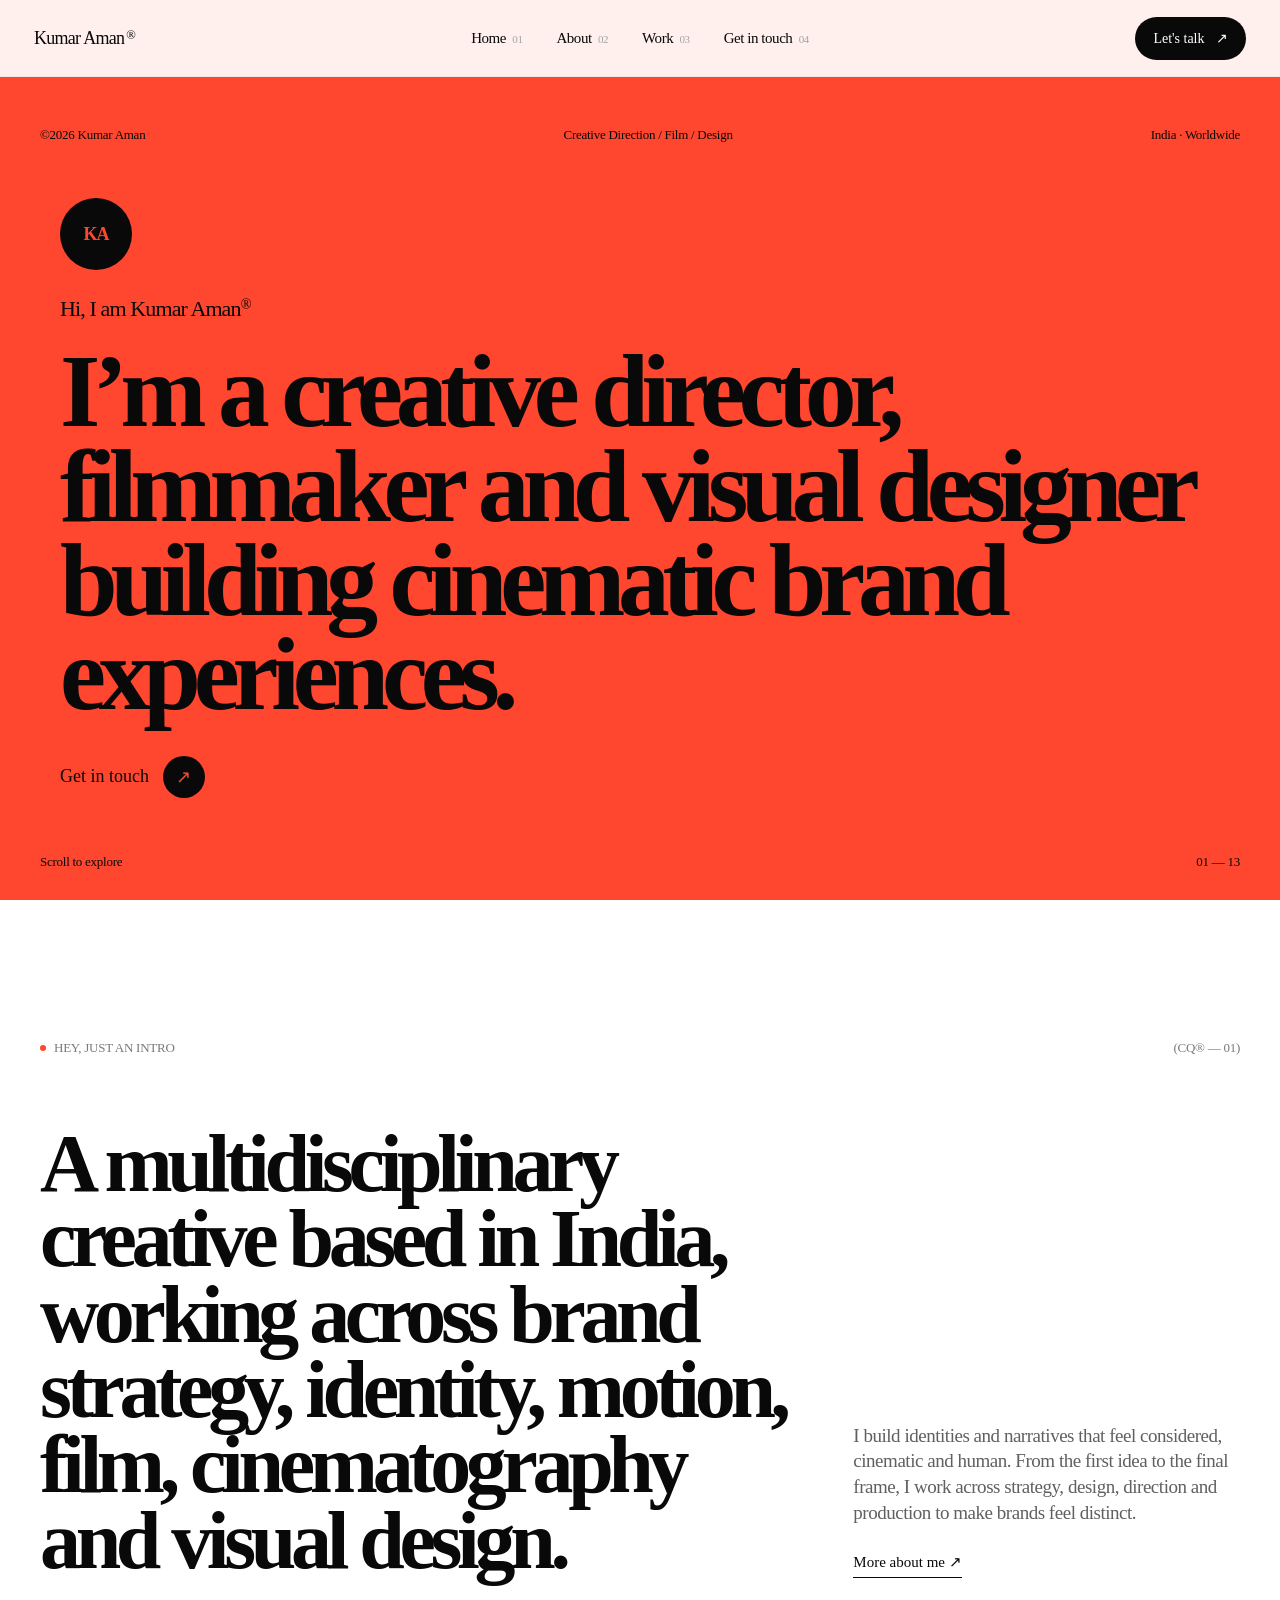
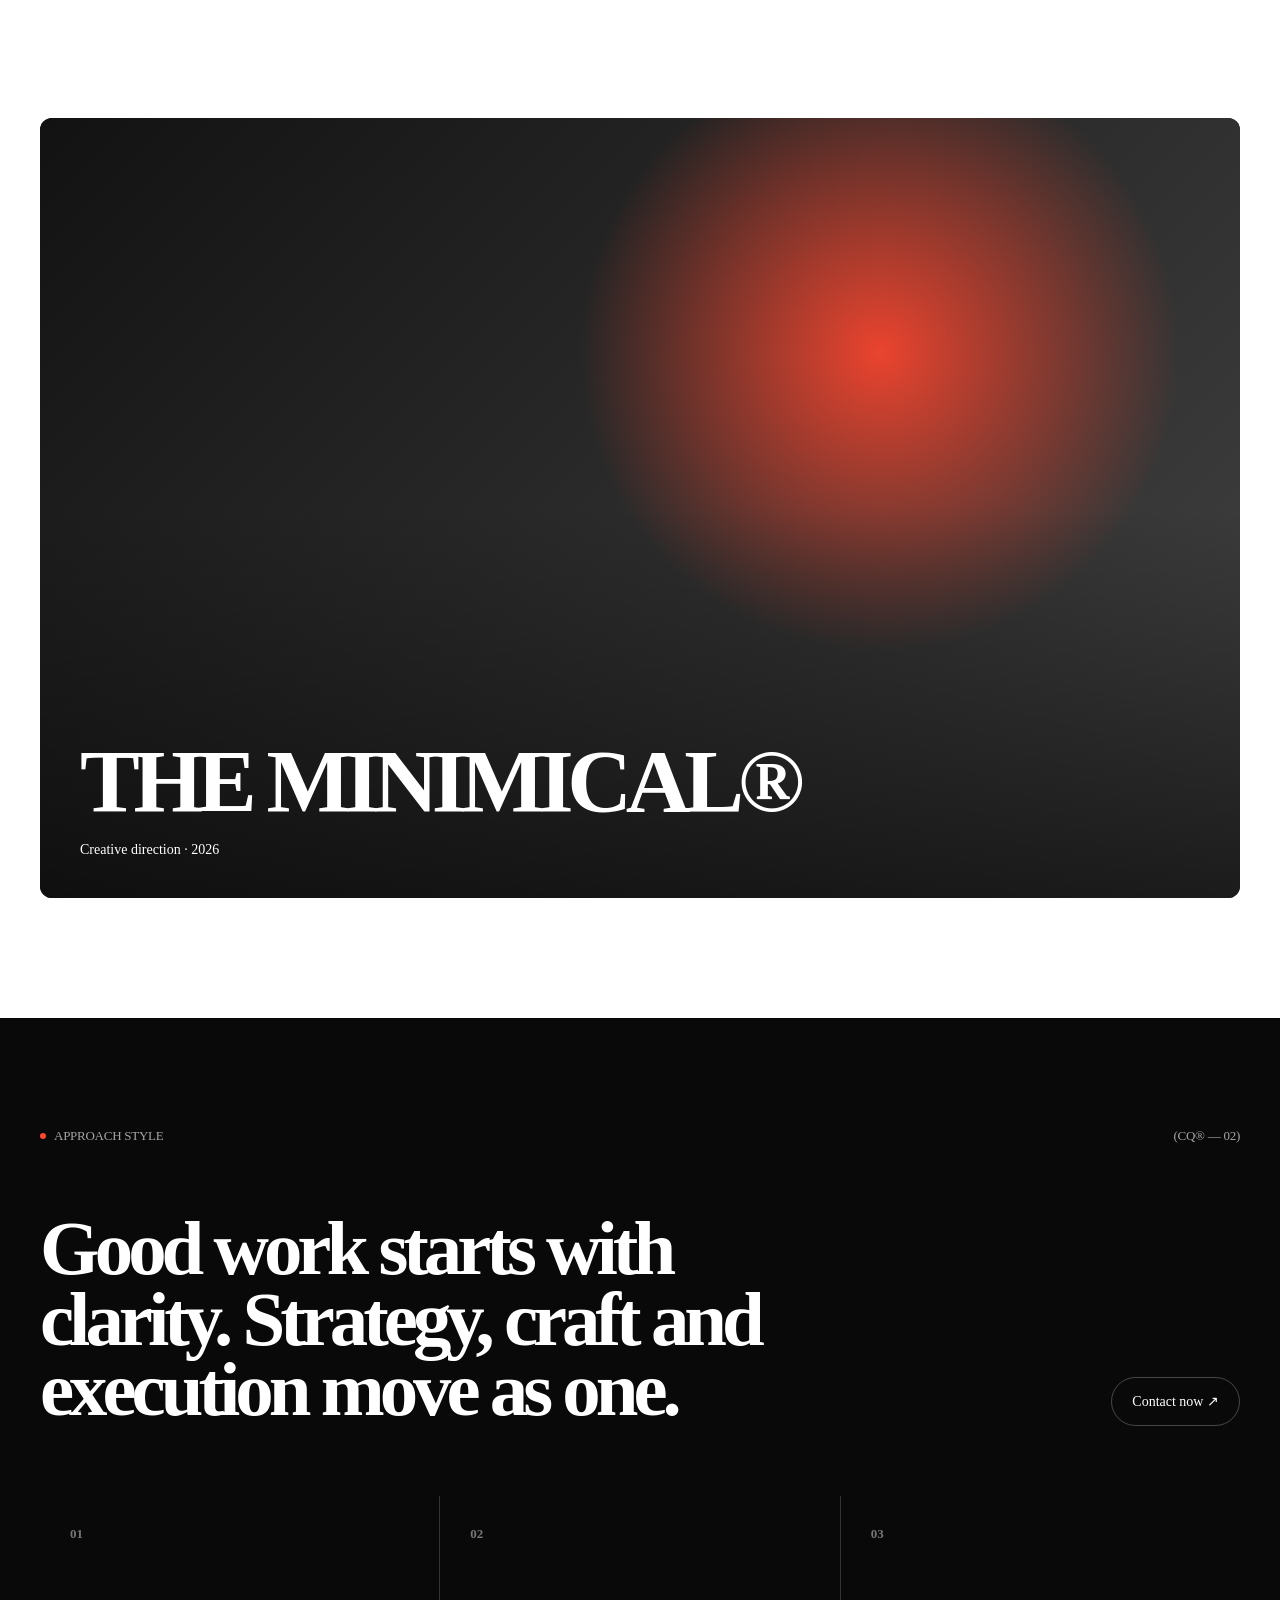
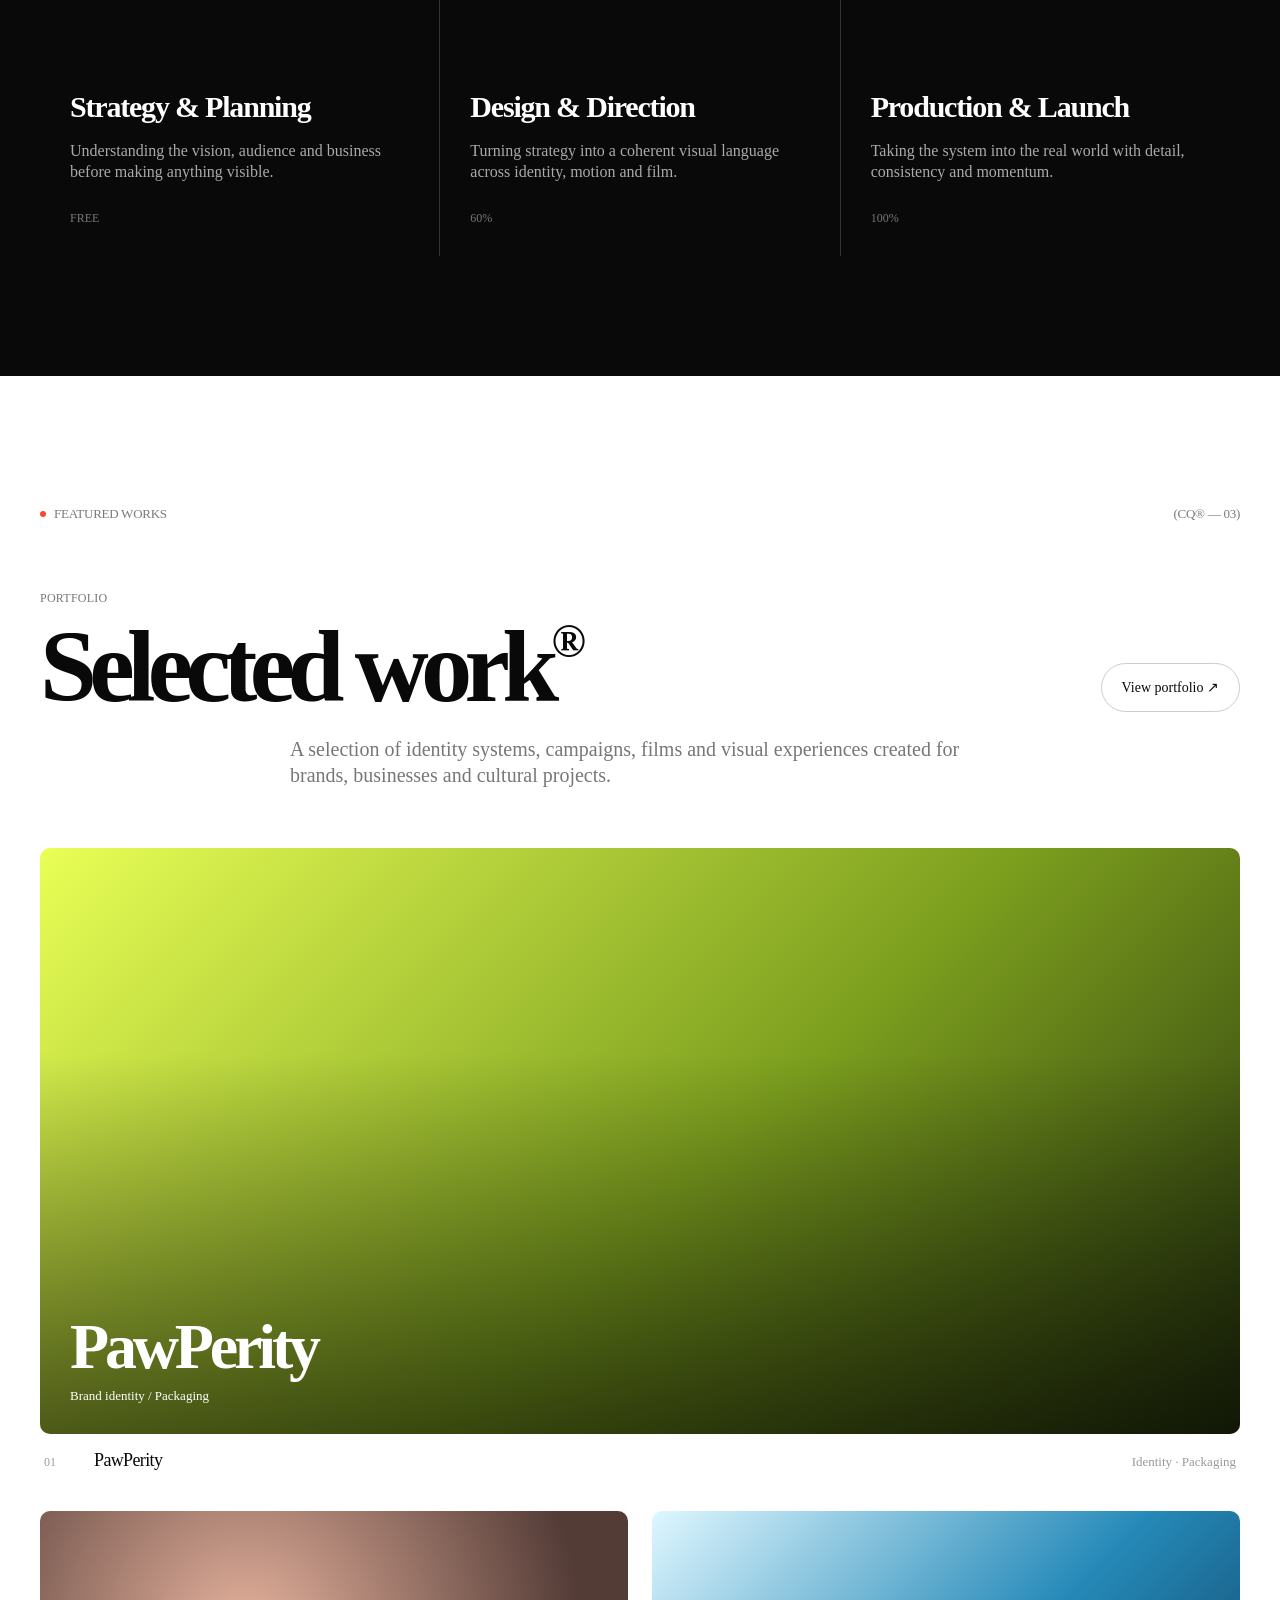
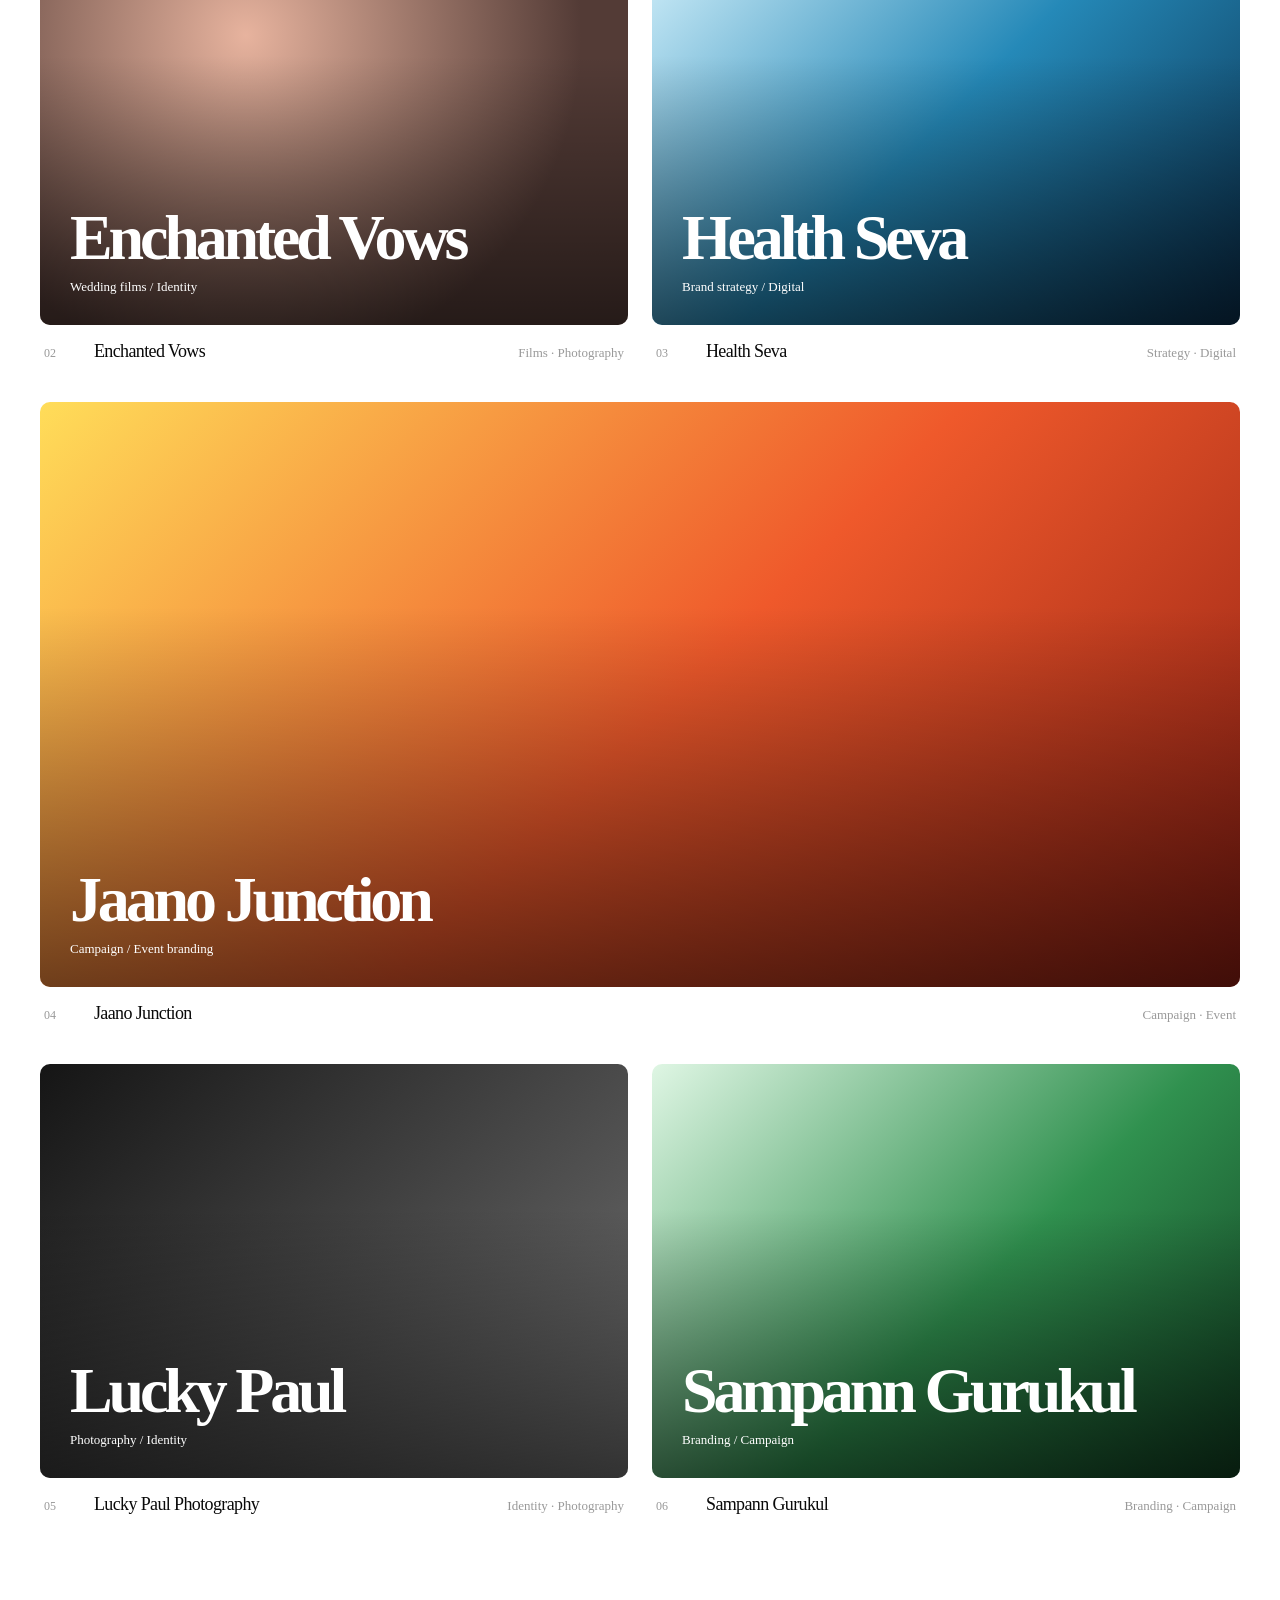
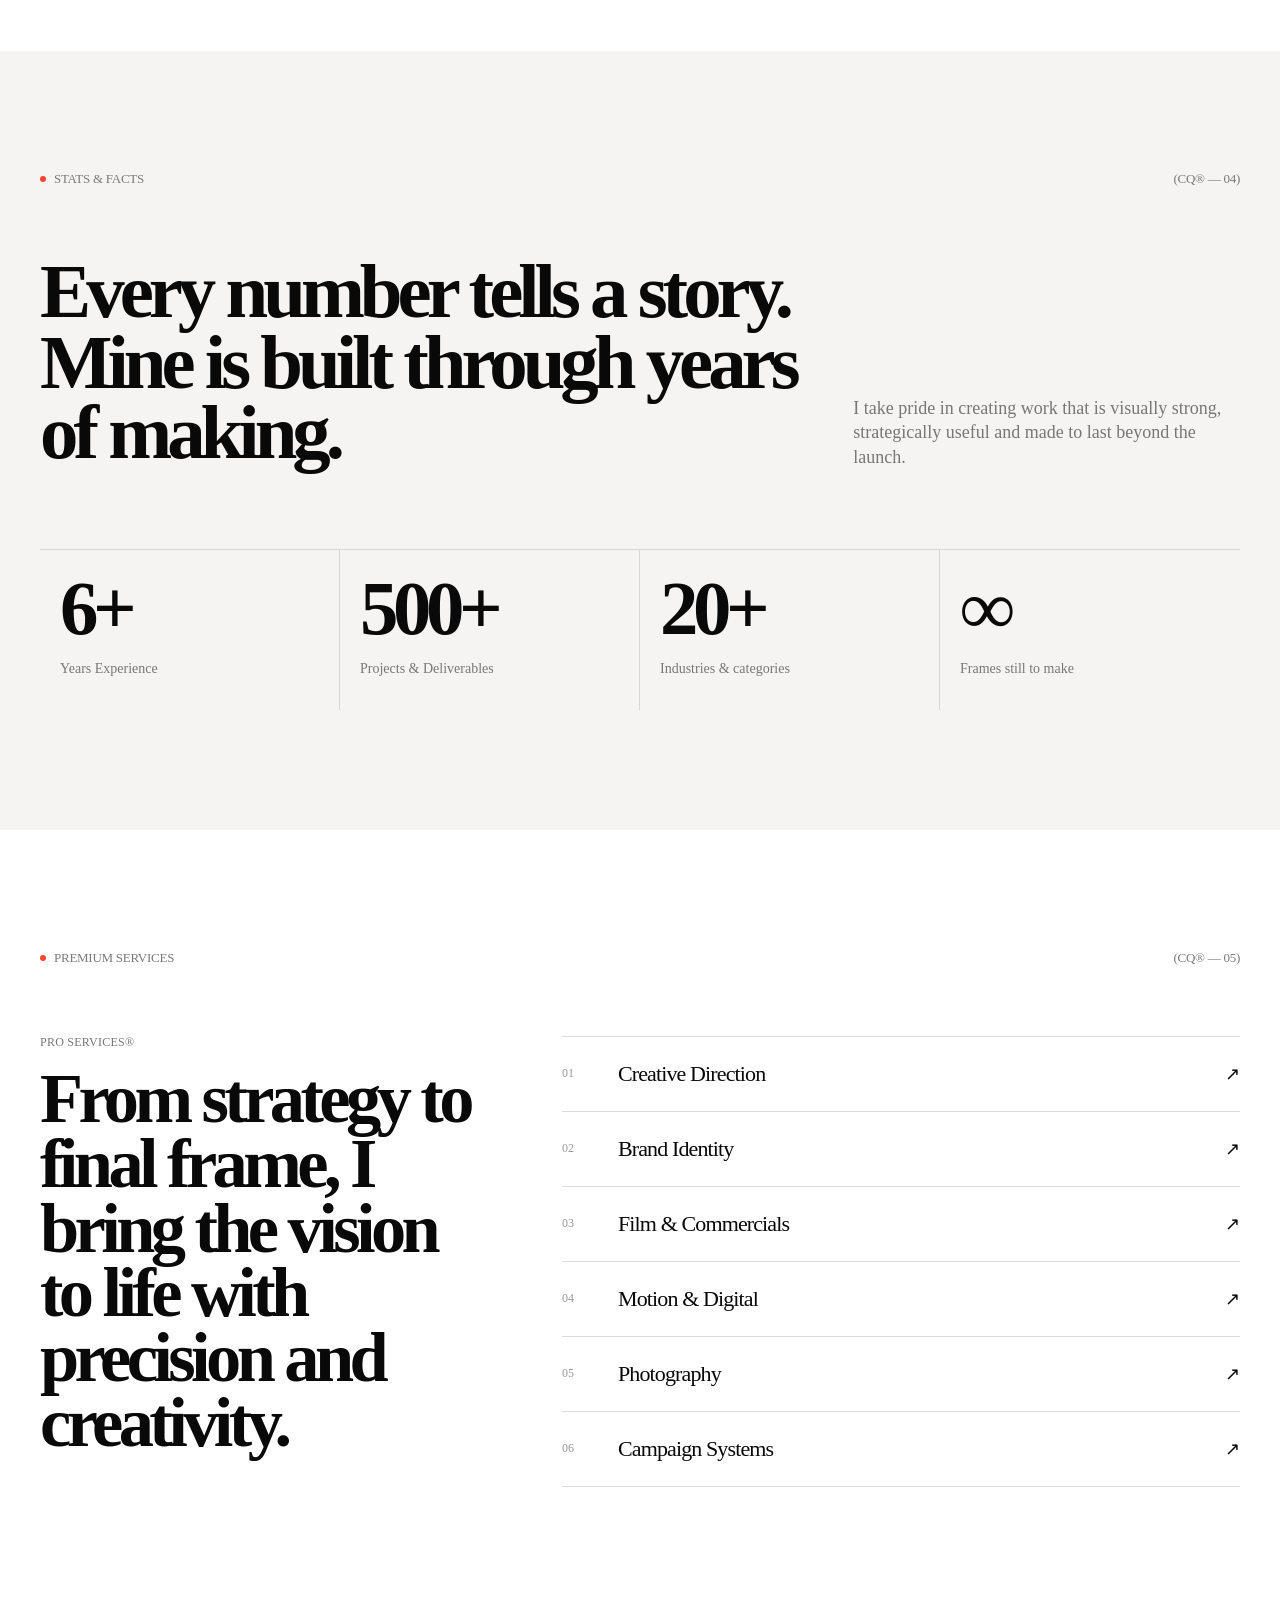
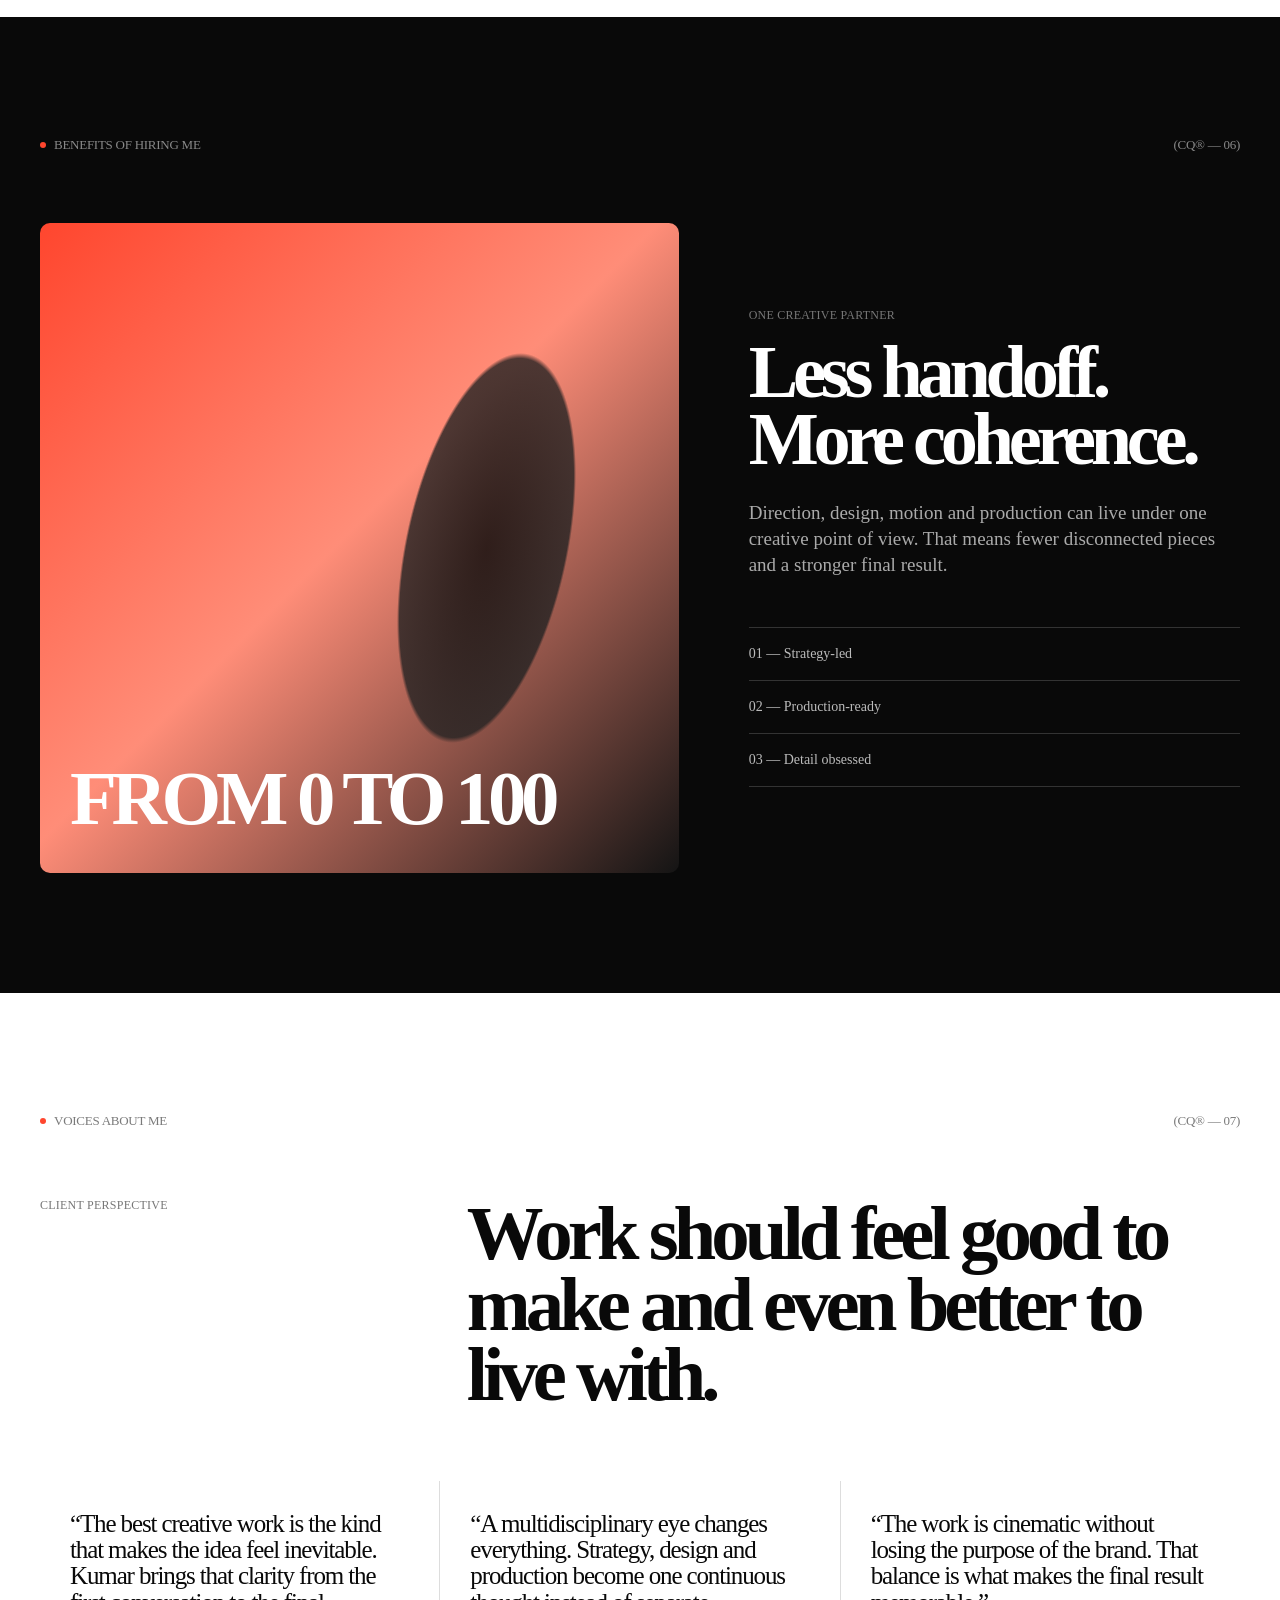
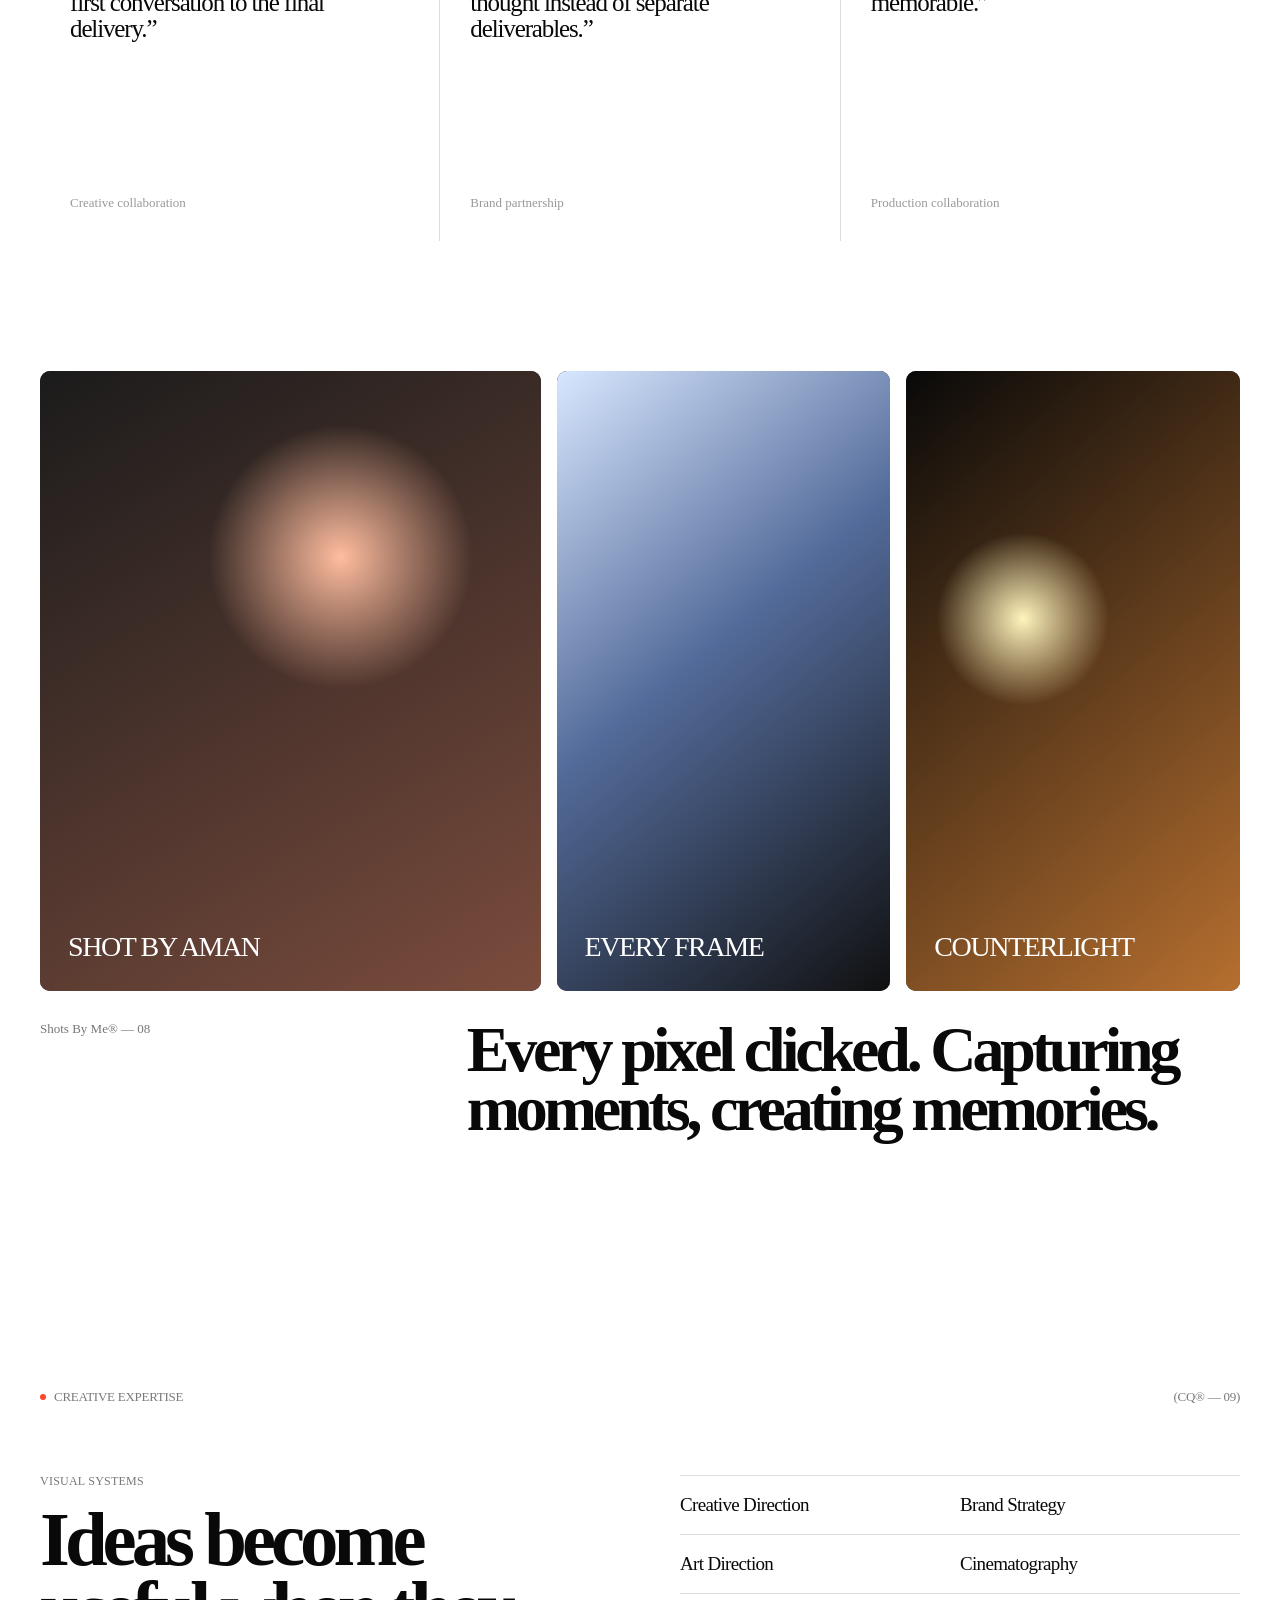
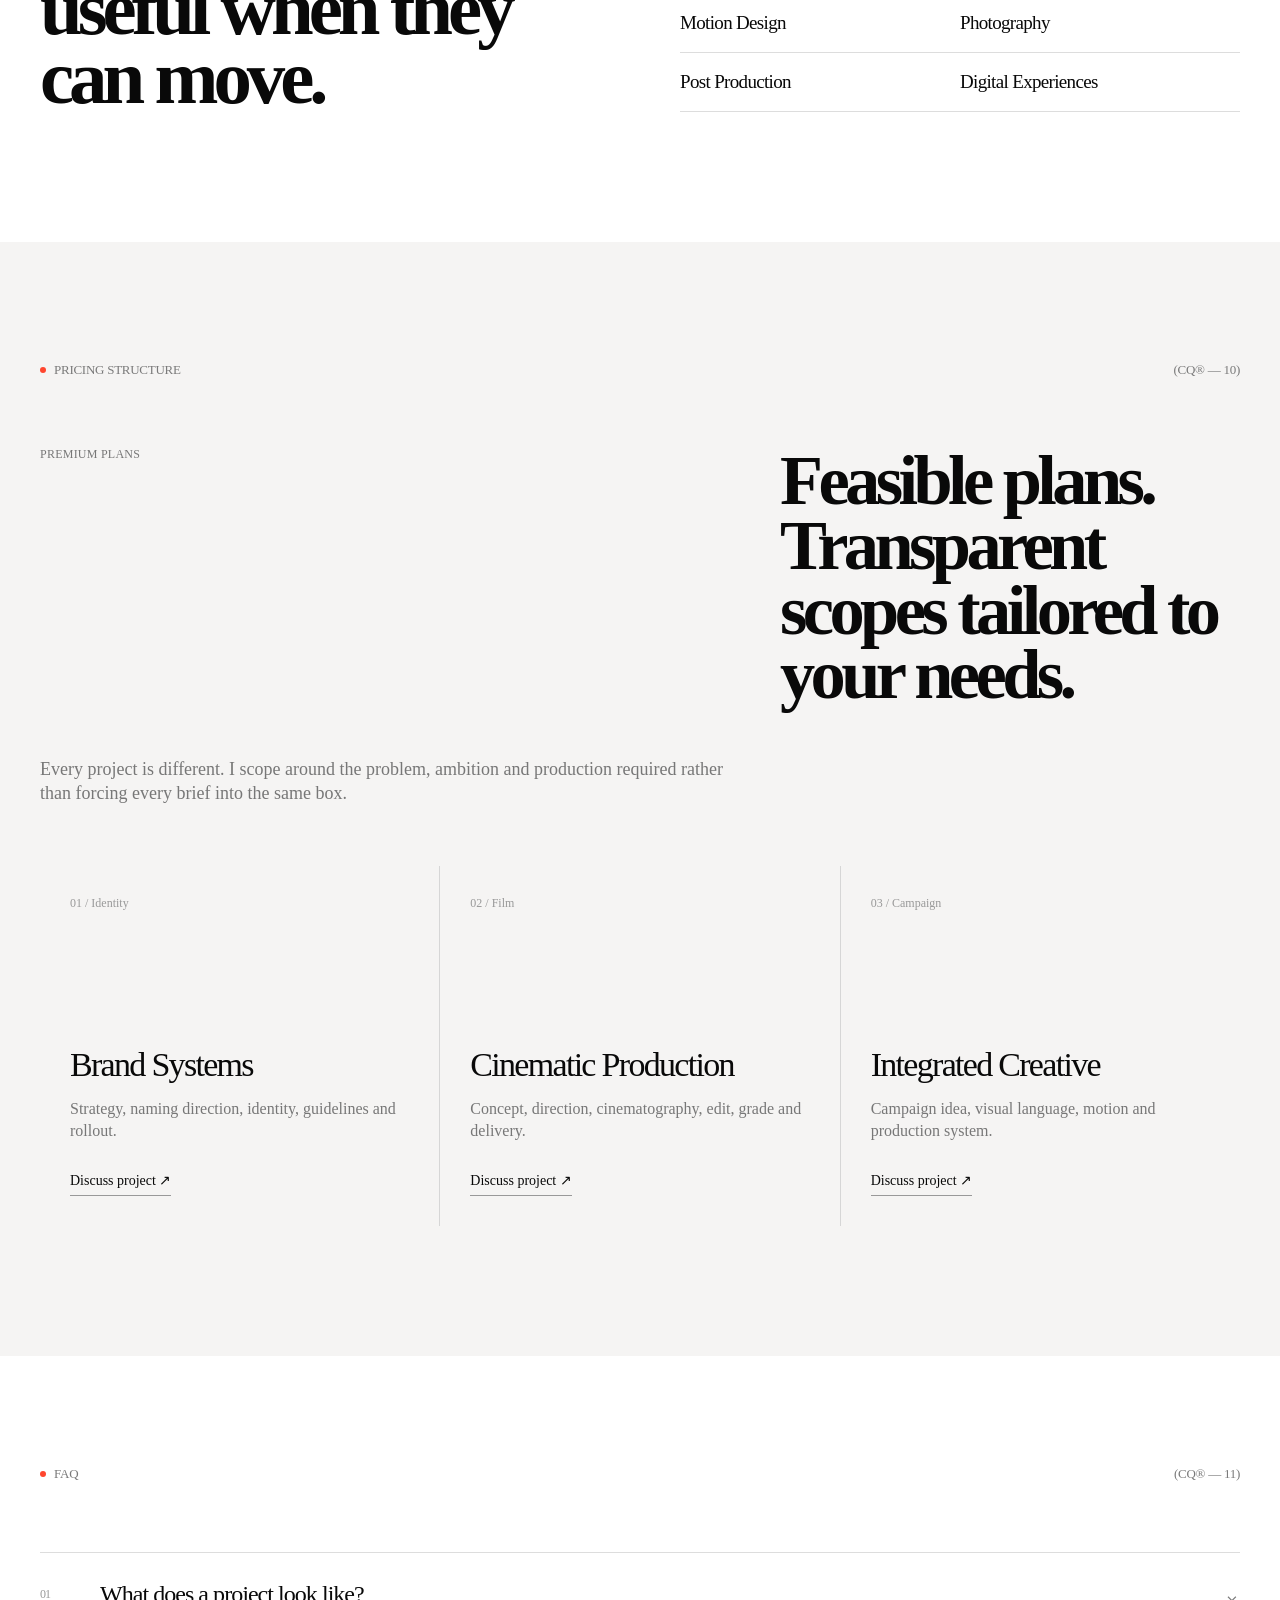
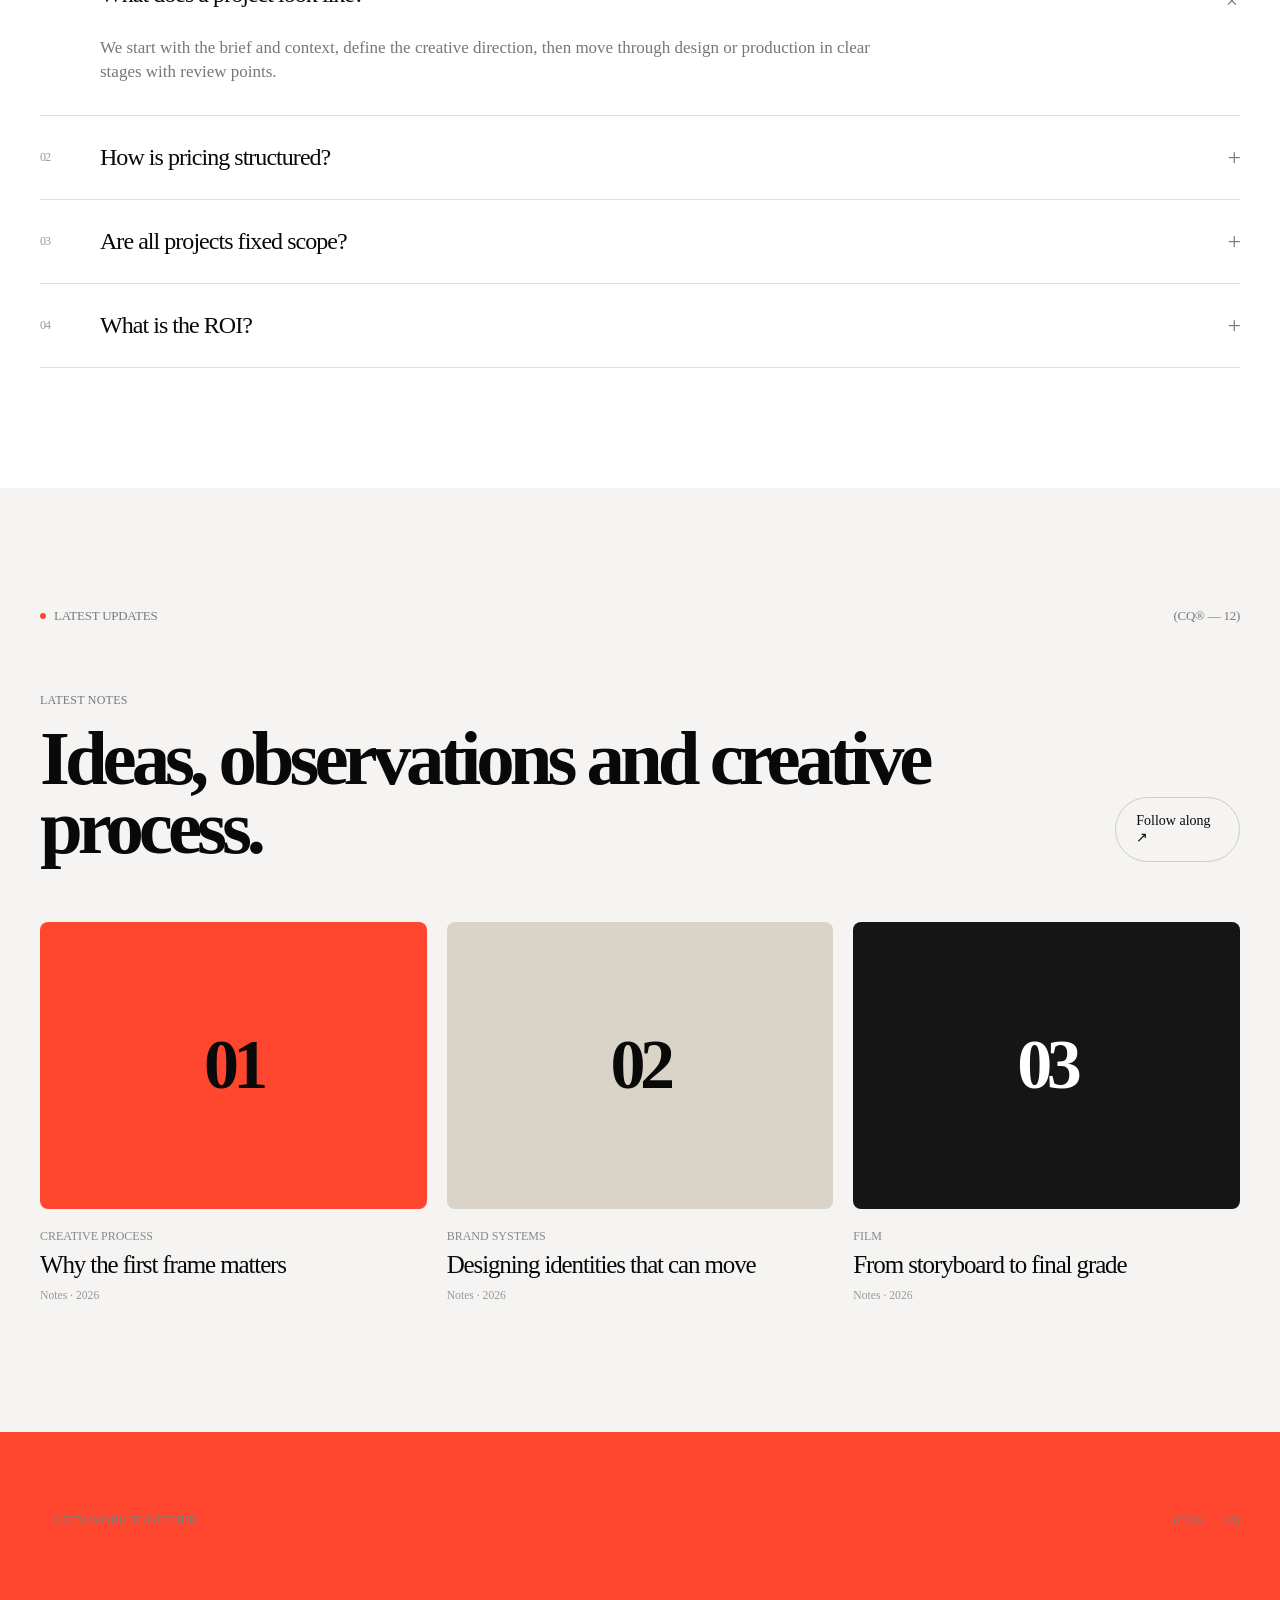
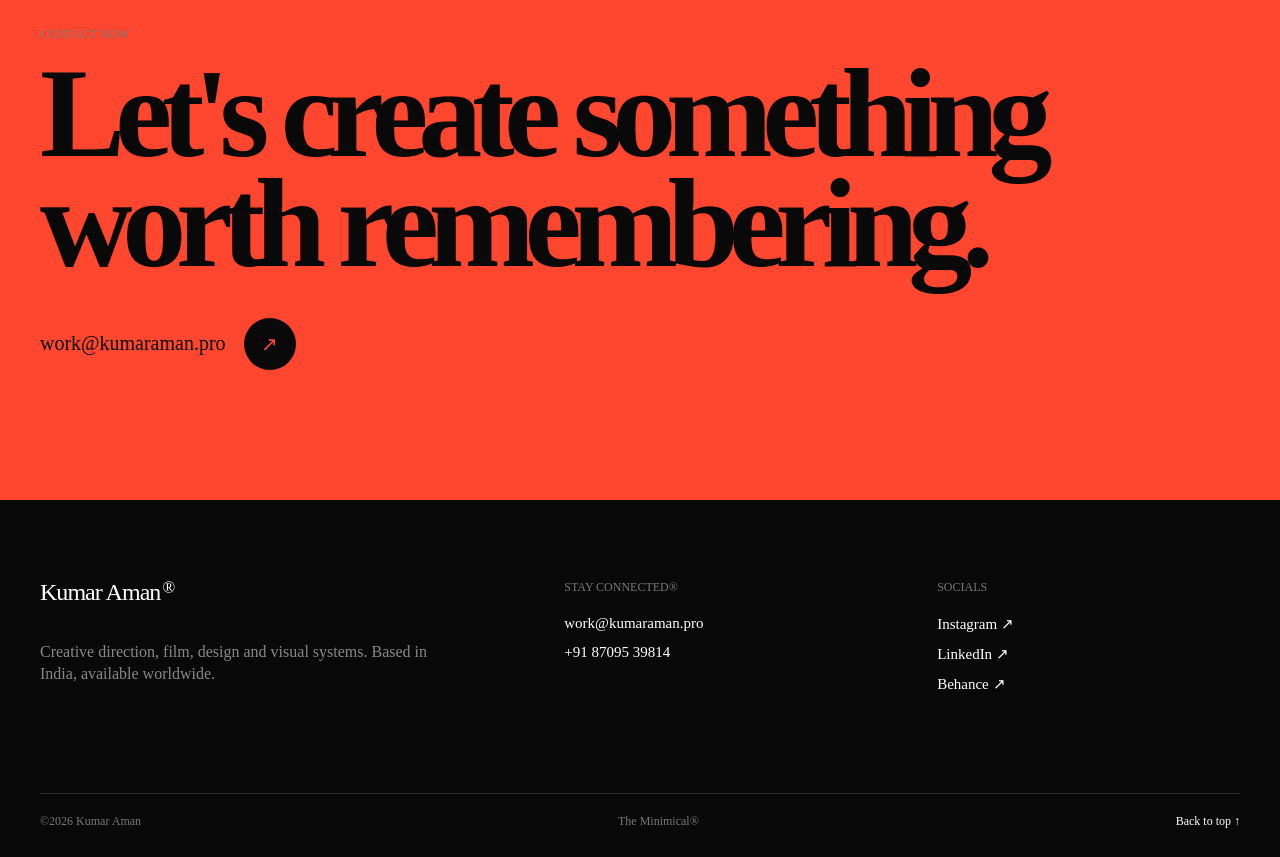
<file: index.html>
<!doctype html>
<html lang="en">
<head>
<meta charset="utf-8">
<meta name="viewport" content="width=device-width,initial-scale=1,viewport-fit=cover">
<meta name="theme-color" content="#ff462e">
<meta name="description" content="Kumar Aman is a Creative Director, Filmmaker and Visual Designer based in India, working worldwide across brand strategy, identity, motion, film and visual systems.">
<title>Kumar Aman | Creative Director & Filmmaker</title>
<link rel="stylesheet" href="assets/style.css">
<link rel="stylesheet" href="assets/overrides.css">
</head>
<body>
<header class="site-header" id="top">
  <nav class="nav-shell">
    <a class="brand" href="index.html" aria-label="Kumar Aman home">Kumar Aman<span>®</span></a>
    <button class="menu-toggle" aria-expanded="false" aria-controls="site-nav" aria-label="Open navigation"><i></i><i></i></button>
    <div class="nav-links" id="site-nav">
      <a href="#home">Home <b>01</b></a><a href="#about">About <b>02</b></a><a href="#work">Work <b>03</b></a><a href="#contact">Get in touch <b>04</b></a>
    </div>
    <a class="nav-cta" href="#contact">Let's talk <span>↗</span></a>
  </nav>
</header>
<main>
<section class="hero" id="home">
  <div class="hero-top"><span>©2026 Kumar Aman</span><span>Creative Direction / Film / Design</span><span>India · Worldwide</span></div>
  <div class="hero-center"><div class="hero-mark">KA</div><p>Hi, I am Kumar Aman<span>®</span></p><h1>I’m a creative director, filmmaker and visual designer building cinematic brand experiences.</h1><a class="round-link" href="#contact">Get in touch <span>↗</span></a></div>
  <div class="hero-bottom"><span>Scroll to explore</span><span>01 — 13</span></div>
</section>
<section class="intro section" id="about">
  <div class="section-meta"><span>Hey, Just An Intro</span><span>(CQ® — 01)</span></div>
  <div class="intro-grid"><h2>A multidisciplinary creative based in India, working across brand strategy, identity, motion, film, cinematography and visual design.</h2><div class="intro-copy"><p>I build identities and narratives that feel considered, cinematic and human. From the first idea to the final frame, I work across strategy, design, direction and production to make brands feel distinct.</p><a href="about.html">More about me ↗</a></div></div>
</section>
<section class="media-break"><div class="media-card visual-one"><span>THE MINIMICAL®</span><small>Creative direction · 2026</small></div></section>
<section class="approach section">
  <div class="section-meta"><span>Approach Style</span><span>(CQ® — 02)</span></div>
  <div class="approach-head"><h2>Good work starts with clarity. Strategy, craft and execution move as one.</h2><a class="pill-link" href="#contact">Contact now ↗</a></div>
  <div class="approach-grid">
    <article><b>01</b><h3>Strategy & Planning</h3><p>Understanding the vision, audience and business before making anything visible.</p><span>FREE</span></article>
    <article><b>02</b><h3>Design & Direction</h3><p>Turning strategy into a coherent visual language across identity, motion and film.</p><span>60%</span></article>
    <article><b>03</b><h3>Production & Launch</h3><p>Taking the system into the real world with detail, consistency and momentum.</p><span>100%</span></article>
  </div>
</section>
<section class="work section" id="work">
  <div class="section-meta"><span>Featured Works</span><span>(CQ® — 03)</span></div>
  <div class="section-title-row"><div><span class="eyebrow">Portfolio</span><h2>Selected work<span>®</span></h2></div><a class="pill-link" href="work.html">View portfolio ↗</a></div>
  <p class="section-lead">A selection of identity systems, campaigns, films and visual experiences created for brands, businesses and cultural projects.</p>
  <div class="work-grid">
    <a class="work-card wide" href="work/pawperity.html"><div class="work-art pawperity"><span>PawPerity</span><small>Brand identity / Packaging</small></div><div class="work-caption"><b>01</b><h3>PawPerity</h3><span>Identity · Packaging</span></div></a>
    <a class="work-card" href="work/enchanted-vows.html"><div class="work-art vows"><span>Enchanted Vows</span><small>Wedding films / Identity</small></div><div class="work-caption"><b>02</b><h3>Enchanted Vows</h3><span>Films · Photography</span></div></a>
    <a class="work-card" href="work/health-seva.html"><div class="work-art health"><span>Health Seva</span><small>Brand strategy / Digital</small></div><div class="work-caption"><b>03</b><h3>Health Seva</h3><span>Strategy · Digital</span></div></a>
    <a class="work-card wide" href="work/jaano-junction.html"><div class="work-art jaano"><span>Jaano Junction</span><small>Campaign / Event branding</small></div><div class="work-caption"><b>04</b><h3>Jaano Junction</h3><span>Campaign · Event</span></div></a>
    <a class="work-card" href="work/lucky-paul.html"><div class="work-art lucky"><span>Lucky Paul</span><small>Photography / Identity</small></div><div class="work-caption"><b>05</b><h3>Lucky Paul Photography</h3><span>Identity · Photography</span></div></a>
    <a class="work-card" href="work/sampann-gurukul.html"><div class="work-art sampann"><span>Sampann Gurukul</span><small>Branding / Campaign</small></div><div class="work-caption"><b>06</b><h3>Sampann Gurukul</h3><span>Branding · Campaign</span></div></a>
  </div>
</section>
<section class="stats section"><div class="section-meta"><span>Stats & Facts</span><span>(CQ® — 04)</span></div><div class="stats-intro"><h2>Every number tells a story. Mine is built through years of making.</h2><p>I take pride in creating work that is visually strong, strategically useful and made to last beyond the launch.</p></div><div class="stats-grid"><div><strong>6+</strong><span>Years Experience</span></div><div><strong>500+</strong><span>Projects & Deliverables</span></div><div><strong>20+</strong><span>Industries & categories</span></div><div><strong>∞</strong><span>Frames still to make</span></div></div></section>
<section class="services section"><div class="section-meta"><span>Premium Services</span><span>(CQ® — 05)</span></div><div class="services-grid"><div><span class="eyebrow">Pro Services®</span><h2>From strategy to final frame, I bring the vision to life with precision and creativity.</h2></div><div class="service-list"><a href="services.html"><span>01</span><b>Creative Direction</b><em>↗</em></a><a href="services.html"><span>02</span><b>Brand Identity</b><em>↗</em></a><a href="services.html"><span>03</span><b>Film & Commercials</b><em>↗</em></a><a href="services.html"><span>04</span><b>Motion & Digital</b><em>↗</em></a><a href="services.html"><span>05</span><b>Photography</b><em>↗</em></a><a href="services.html"><span>06</span><b>Campaign Systems</b><em>↗</em></a></div></div></section>
<section class="benefits section"><div class="section-meta"><span>Benefits of Hiring Me</span><span>(CQ® — 06)</span></div><div class="benefit-grid"><div class="benefit-art visual-two"><span>FROM 0 TO 100</span></div><div class="benefit-copy"><span class="eyebrow">One creative partner</span><h2>Less handoff. More coherence.</h2><p>Direction, design, motion and production can live under one creative point of view. That means fewer disconnected pieces and a stronger final result.</p><div class="benefit-list"><span>01 — Strategy-led</span><span>02 — Production-ready</span><span>03 — Detail obsessed</span></div></div></div></section>
<section class="testimonials section"><div class="section-meta"><span>Voices About Me</span><span>(CQ® — 07)</span></div><div class="testimonial-head"><span class="eyebrow">Client perspective</span><h2>Work should feel good to make and even better to live with.</h2></div><div class="quotes"><article><p>“The best creative work is the kind that makes the idea feel inevitable. Kumar brings that clarity from the first conversation to the final delivery.”</p><span>Creative collaboration</span></article><article><p>“A multidisciplinary eye changes everything. Strategy, design and production become one continuous thought instead of separate deliverables.”</p><span>Brand partnership</span></article><article><p>“The work is cinematic without losing the purpose of the brand. That balance is what makes the final result memorable.”</p><span>Production collaboration</span></article></div></section>
<section class="photo-section"><div class="photo-grid"><div class="photo visual-three"><span>SHOT BY AMAN</span></div><div class="photo visual-four"><span>EVERY FRAME</span></div><div class="photo visual-five"><span>COUNTERLIGHT</span></div></div><div class="photo-title"><span>Shots By Me® — 08</span><h2>Every pixel clicked. Capturing moments, creating memories.</h2></div></section>
<section class="expertise section"><div class="section-meta"><span>Creative Expertise</span><span>(CQ® — 09)</span></div><div class="expertise-grid"><div><span class="eyebrow">Visual systems</span><h2>Ideas become useful when they can move.</h2></div><div class="expertise-list"><p>Creative Direction</p><p>Brand Strategy</p><p>Art Direction</p><p>Cinematography</p><p>Motion Design</p><p>Photography</p><p>Post Production</p><p>Digital Experiences</p></div></div></section>
<section class="pricing section"><div class="section-meta"><span>Pricing Structure</span><span>(CQ® — 10)</span></div><div class="pricing-head"><span class="eyebrow">Premium Plans</span><h2>Feasible plans. Transparent scopes tailored to your needs.</h2><p>Every project is different. I scope around the problem, ambition and production required rather than forcing every brief into the same box.</p></div><div class="pricing-grid"><article><span>01 / Identity</span><strong>Brand Systems</strong><p>Strategy, naming direction, identity, guidelines and rollout.</p><a href="#contact">Discuss project ↗</a></article><article><span>02 / Film</span><strong>Cinematic Production</strong><p>Concept, direction, cinematography, edit, grade and delivery.</p><a href="#contact">Discuss project ↗</a></article><article><span>03 / Campaign</span><strong>Integrated Creative</strong><p>Campaign idea, visual language, motion and production system.</p><a href="#contact">Discuss project ↗</a></article></div></section>
<section class="faq section"><div class="section-meta"><span>FAQ</span><span>(CQ® — 11)</span></div><div class="faq-list"><details open><summary><b>01</b> What does a project look like?<span>+</span></summary><p>We start with the brief and context, define the creative direction, then move through design or production in clear stages with review points.</p></details><details><summary><b>02</b> How is pricing structured?<span>+</span></summary><p>Projects are scoped around deliverables, complexity, timeline and production requirements.</p></details><details><summary><b>03</b> Are all projects fixed scope?<span>+</span></summary><p>No. Smaller engagements can be fixed scope while larger productions can be structured in phases.</p></details><details><summary><b>04</b> What is the ROI?<span>+</span></summary><p>The aim is work that improves perception, clarity and conversion while creating a system your team can actually use.</p></details></div></section>
<section class="updates section"><div class="section-meta"><span>Latest Updates</span><span>(CQ® — 12)</span></div><div class="updates-head"><div><span class="eyebrow">Latest Notes</span><h2>Ideas, observations and creative process.</h2></div><a class="pill-link" href="https://www.instagram.com/framedbyaman/" target="_blank" rel="noopener">Follow along ↗</a></div><div class="update-grid"><article><div class="update-art u1">01</div><span>Creative process</span><h3>Why the first frame matters</h3><small>Notes · 2026</small></article><article><div class="update-art u2">02</div><span>Brand systems</span><h3>Designing identities that can move</h3><small>Notes · 2026</small></article><article><div class="update-art u3">03</div><span>Film</span><h3>From storyboard to final grade</h3><small>Notes · 2026</small></article></div></section>
<section class="contact-cta" id="contact"><div class="section-meta"><span>Let's Work Together</span><span>(CQ® — 13)</span></div><div><span class="eyebrow">Contact now</span><h2>Let's create something worth remembering.</h2><a class="cta-link" href="mailto:work@kumaraman.pro">work@kumaraman.pro <span>↗</span></a></div></section>
</main>
<footer class="footer"><div class="footer-top"><div><a class="brand" href="#top">Kumar Aman<span>®</span></a><p>Creative direction, film, design and visual systems. Based in India, available worldwide.</p></div><div><span>Stay connected®</span><a href="mailto:work@kumaraman.pro">work@kumaraman.pro</a><a href="tel:+918709539814">+91 87095 39814</a></div><div><span>Socials</span><a href="https://www.instagram.com/framedbyaman/" target="_blank" rel="noopener">Instagram ↗</a><a href="https://www.linkedin.com/in/kumaramann/" target="_blank" rel="noopener">LinkedIn ↗</a><a href="https://www.behance.net/" target="_blank" rel="noopener">Behance ↗</a></div></div><div class="footer-bottom"><span>©2026 Kumar Aman</span><span>The Minimical®</span><a href="#top">Back to top ↑</a></div></footer>
<script src="assets/app.js"></script>
</body>
</html>
</file>
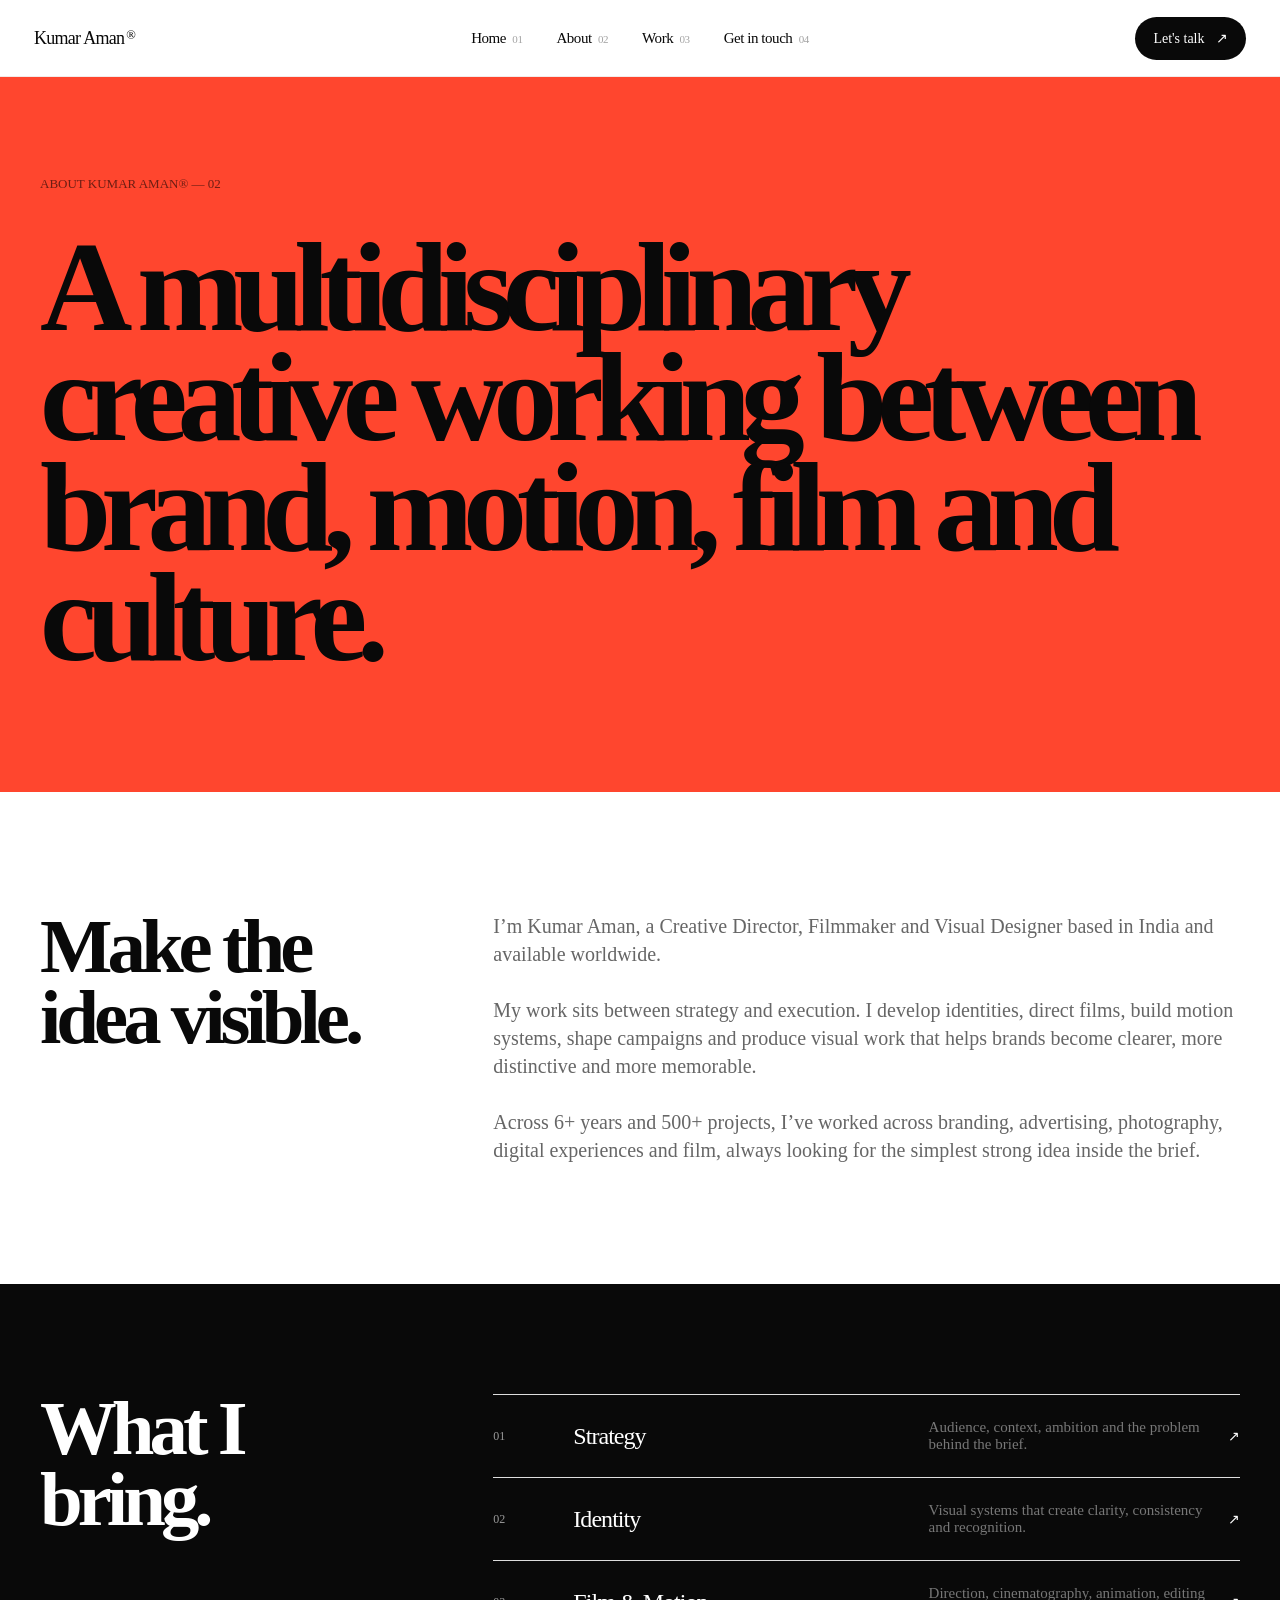
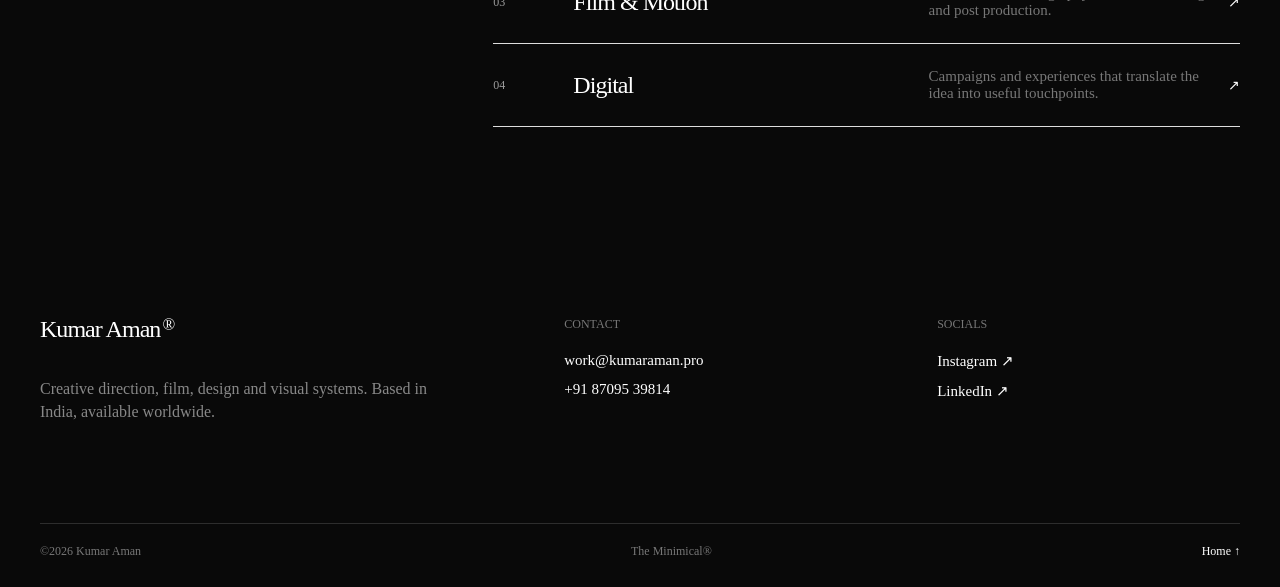
<file: about.html>
<!doctype html><html lang="en"><head><meta charset="utf-8"><meta name="viewport" content="width=device-width,initial-scale=1"><meta name="description" content="About Kumar Aman, Creative Director, Filmmaker and Visual Designer."><title>About | Kumar Aman</title><link rel="stylesheet" href="assets/style.css"><link rel="stylesheet" href="assets/pages.css"><link rel="stylesheet" href="assets/overrides.css"></head><body><header class="site-header"><nav class="nav-shell"><a class="brand" href="index.html">Kumar Aman<span>®</span></a><button class="menu-toggle" aria-expanded="false" aria-label="Open menu"><i></i><i></i></button><div class="nav-links"><a href="index.html">Home <b>01</b></a><a href="about.html">About <b>02</b></a><a href="work.html">Work <b>03</b></a><a href="contact.html">Get in touch <b>04</b></a></div><a class="nav-cta" href="contact.html">Let's talk <span>↗</span></a></nav></header><main class="page-shell"><section class="page-hero"><div class="page-hero-inner"><div class="page-kicker">About Kumar Aman® — 02</div><h1>A multidisciplinary creative working between brand, motion, film and culture.</h1></div></section><section class="page-content"><div class="page-intro-grid"><h2>Make the idea visible.</h2><div class="page-copy"><p>I’m Kumar Aman, a Creative Director, Filmmaker and Visual Designer based in India and available worldwide.</p><p>My work sits between strategy and execution. I develop identities, direct films, build motion systems, shape campaigns and produce visual work that helps brands become clearer, more distinctive and more memorable.</p><p>Across 6+ years and 500+ projects, I’ve worked across branding, advertising, photography, digital experiences and film, always looking for the simplest strong idea inside the brief.</p></div></div></section><section class="dark-panel"><div class="page-content"><div class="page-intro-grid"><h2>What I bring.</h2><div class="list-table"><div class="list-row"><span>01</span><h3>Strategy</h3><p>Audience, context, ambition and the problem behind the brief.</p><a href="services.html">↗</a></div><div class="list-row"><span>02</span><h3>Identity</h3><p>Visual systems that create clarity, consistency and recognition.</p><a href="services.html">↗</a></div><div class="list-row"><span>03</span><h3>Film & Motion</h3><p>Direction, cinematography, animation, editing and post production.</p><a href="services.html">↗</a></div><div class="list-row"><span>04</span><h3>Digital</h3><p>Campaigns and experiences that translate the idea into useful touchpoints.</p><a href="services.html">↗</a></div></div></div></div></section></main><footer class="footer"><div class="footer-top"><div><a class="brand" href="index.html">Kumar Aman<span>®</span></a><p>Creative direction, film, design and visual systems. Based in India, available worldwide.</p></div><div><span>Contact</span><a href="mailto:work@kumaraman.pro">work@kumaraman.pro</a><a href="tel:+918709539814">+91 87095 39814</a></div><div><span>Socials</span><a href="https://www.instagram.com/framedbyaman/" target="_blank" rel="noopener">Instagram ↗</a><a href="https://www.linkedin.com/in/kumaramann/" target="_blank" rel="noopener">LinkedIn ↗</a></div></div><div class="footer-bottom"><span>©2026 Kumar Aman</span><span>The Minimical®</span><a href="index.html">Home ↑</a></div></footer><script src="assets/app.js"></script></body></html>
</file>
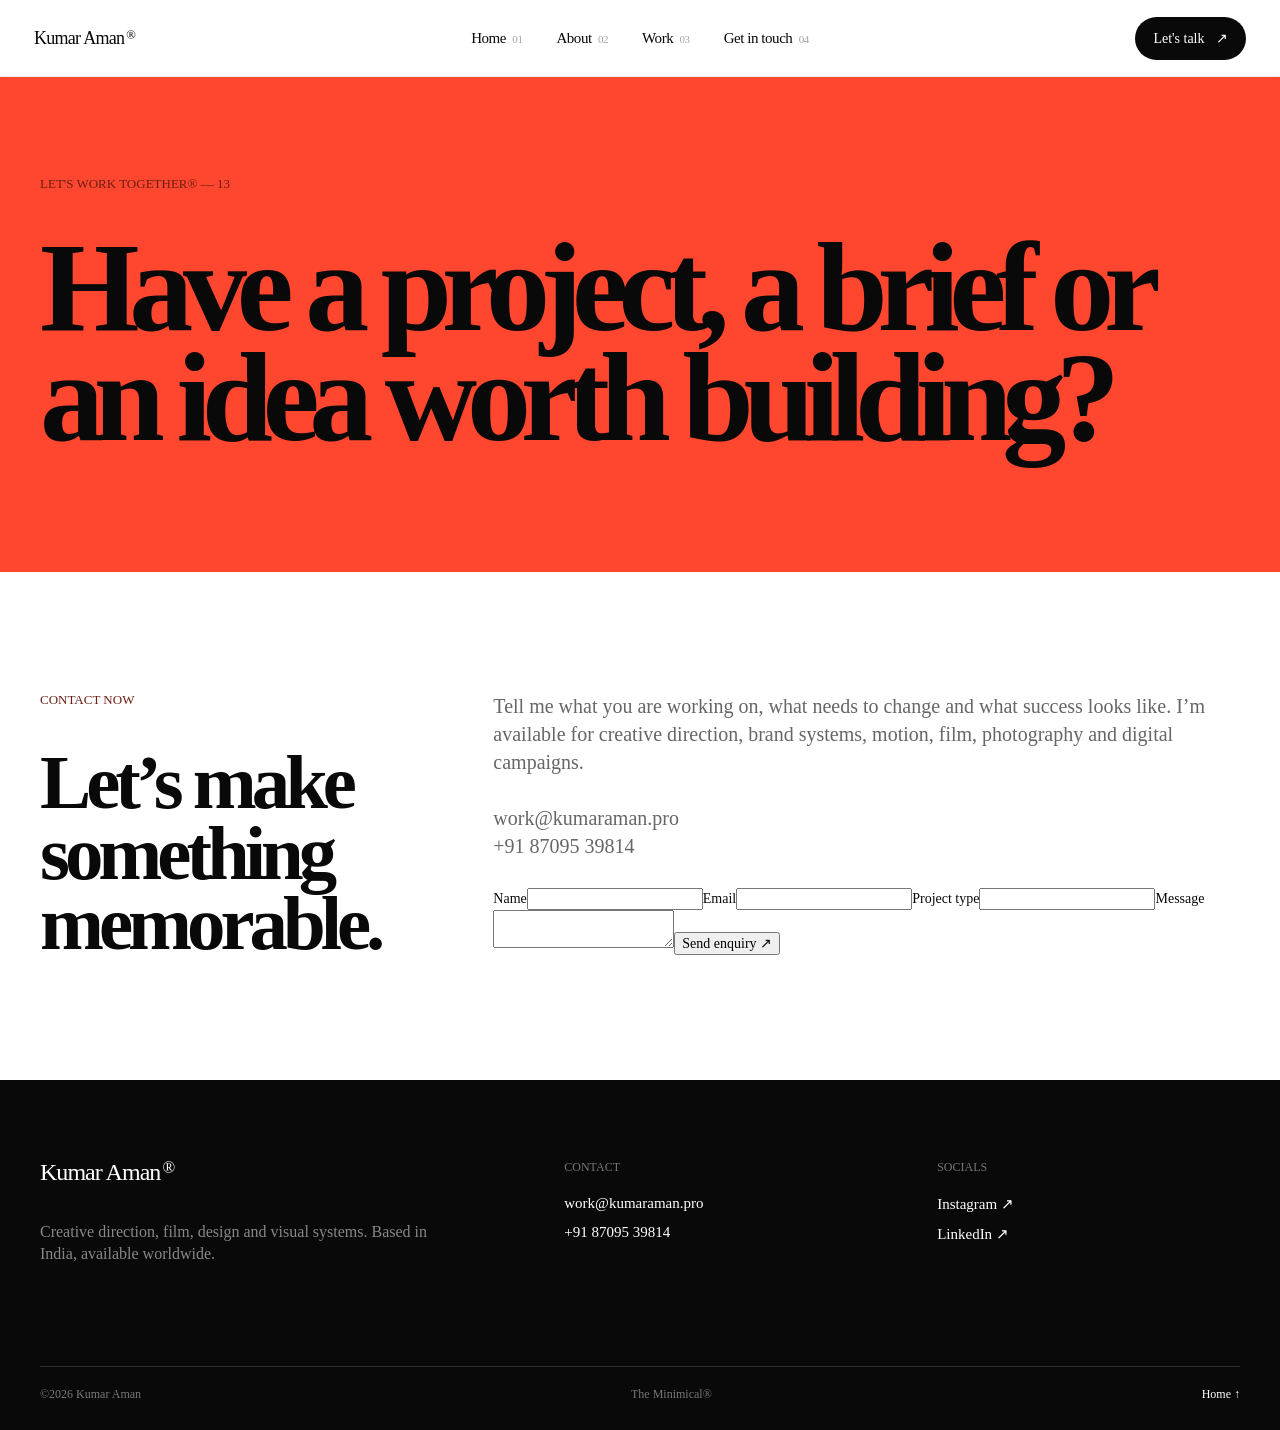
<file: contact.html>
<!doctype html><html lang="en"><head><meta charset="utf-8"><meta name="viewport" content="width=device-width,initial-scale=1"><meta name="description" content="Contact Kumar Aman for creative direction, branding, motion and film projects."><title>Contact | Kumar Aman</title><link rel="stylesheet" href="assets/style.css"><link rel="stylesheet" href="assets/pages.css"><link rel="stylesheet" href="assets/overrides.css"></head><body><header class="site-header"><nav class="nav-shell"><a class="brand" href="index.html">Kumar Aman<span>®</span></a><button class="menu-toggle" aria-expanded="false" aria-label="Open menu"><i></i><i></i></button><div class="nav-links"><a href="index.html">Home <b>01</b></a><a href="about.html">About <b>02</b></a><a href="work.html">Work <b>03</b></a><a href="contact.html">Get in touch <b>04</b></a></div><a class="nav-cta" href="contact.html">Let's talk <span>↗</span></a></nav></header><main class="page-shell"><section class="page-hero"><div class="page-hero-inner"><div class="page-kicker">Let's Work Together® — 13</div><h1>Have a project, a brief or an idea worth building?</h1></div></section><section class="page-content"><div class="page-intro-grid"><div><div class="page-kicker">Contact now</div><h2>Let’s make something memorable.</h2></div><div class="page-copy"><p>Tell me what you are working on, what needs to change and what success looks like. I’m available for creative direction, brand systems, motion, film, photography and digital campaigns.</p><p><a href="mailto:work@kumaraman.pro">work@kumaraman.pro</a><br><a href="tel:+918709539814">+91 87095 39814</a></p><form class="contact-form" action="mailto:work@kumaraman.pro" method="post" enctype="text/plain"><label>Name<input name="name" autocomplete="name" required></label><label>Email<input type="email" name="email" autocomplete="email" required></label><label>Project type<input name="project" required></label><label>Message<textarea name="message" required></textarea></label><button class="button button-purple" type="submit">Send enquiry ↗</button></form></div></div></section></main><footer class="footer"><div class="footer-top"><div><a class="brand" href="index.html">Kumar Aman<span>®</span></a><p>Creative direction, film, design and visual systems. Based in India, available worldwide.</p></div><div><span>Contact</span><a href="mailto:work@kumaraman.pro">work@kumaraman.pro</a><a href="tel:+918709539814">+91 87095 39814</a></div><div><span>Socials</span><a href="https://www.instagram.com/framedbyaman/" target="_blank" rel="noopener">Instagram ↗</a><a href="https://www.linkedin.com/in/kumaramann/" target="_blank" rel="noopener">LinkedIn ↗</a></div></div><div class="footer-bottom"><span>©2026 Kumar Aman</span><span>The Minimical®</span><a href="index.html">Home ↑</a></div></footer><script src="assets/app.js"></script></body></html>
</file>
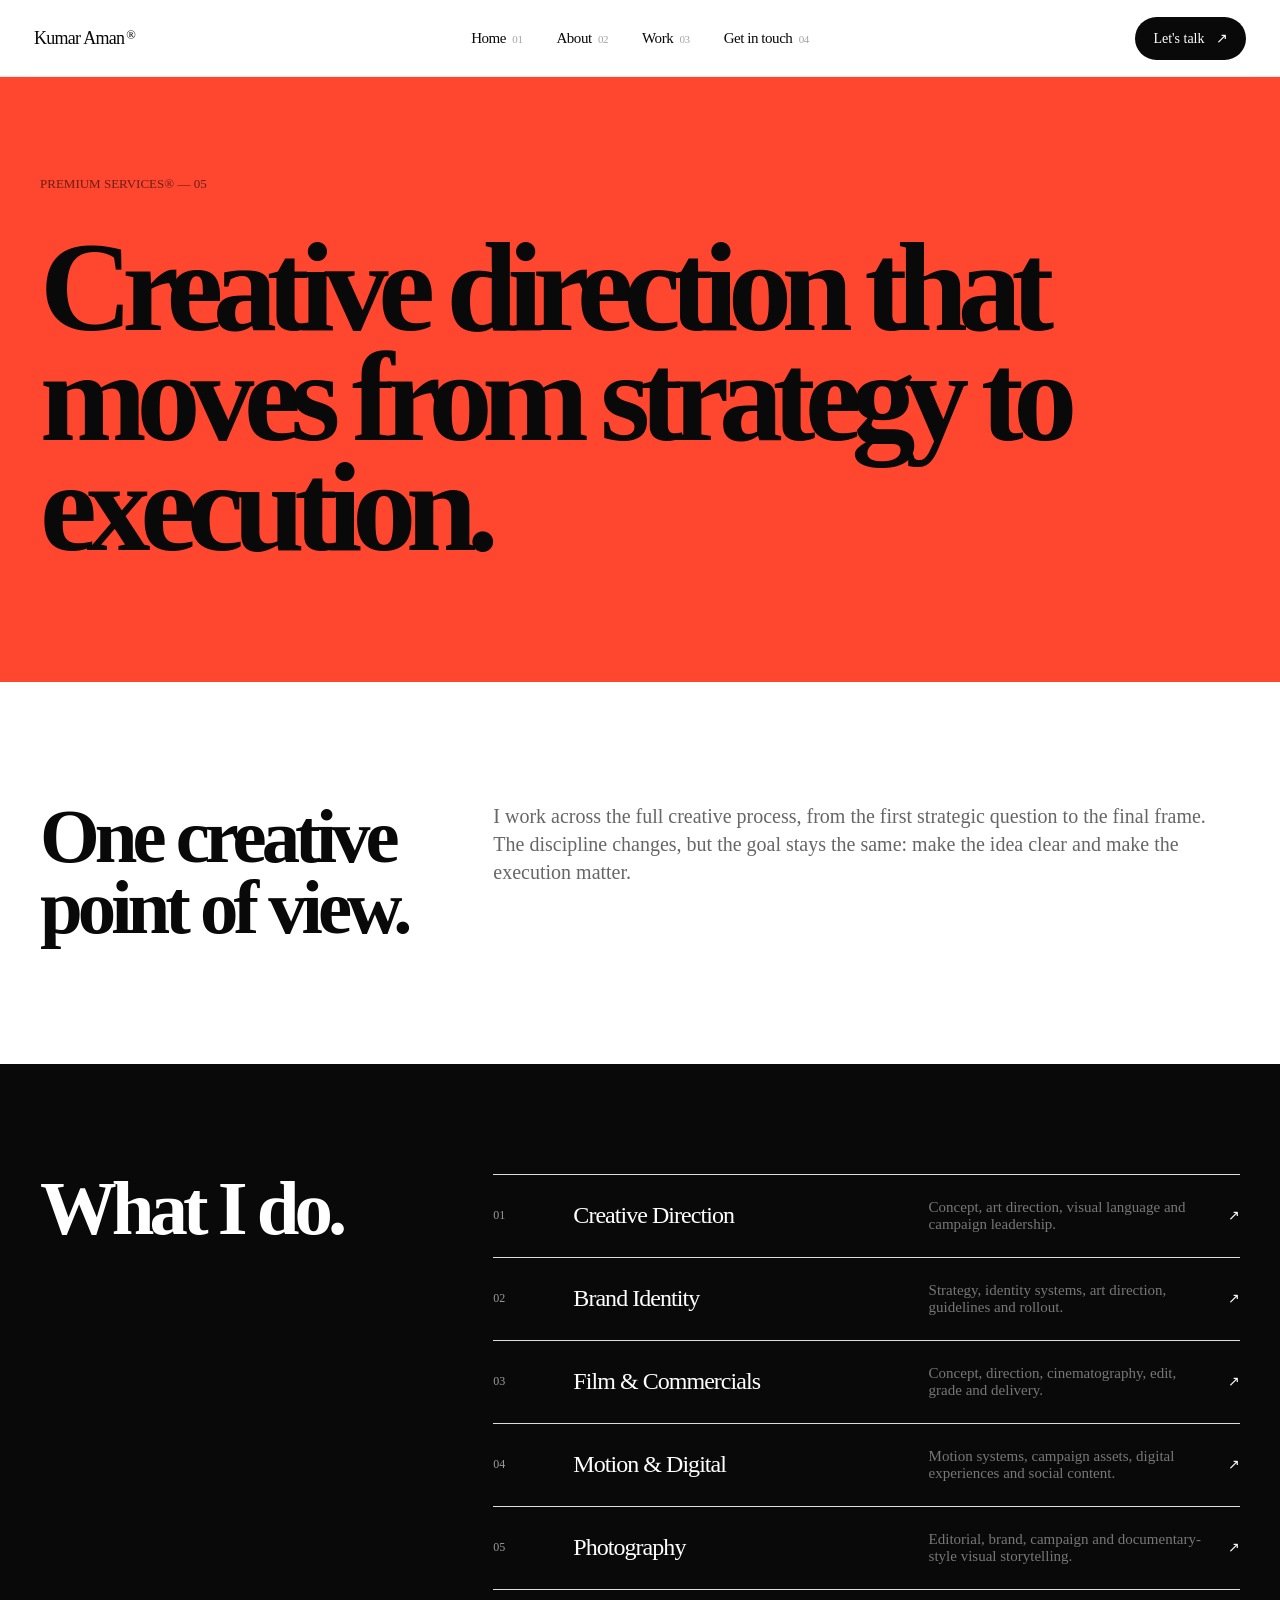
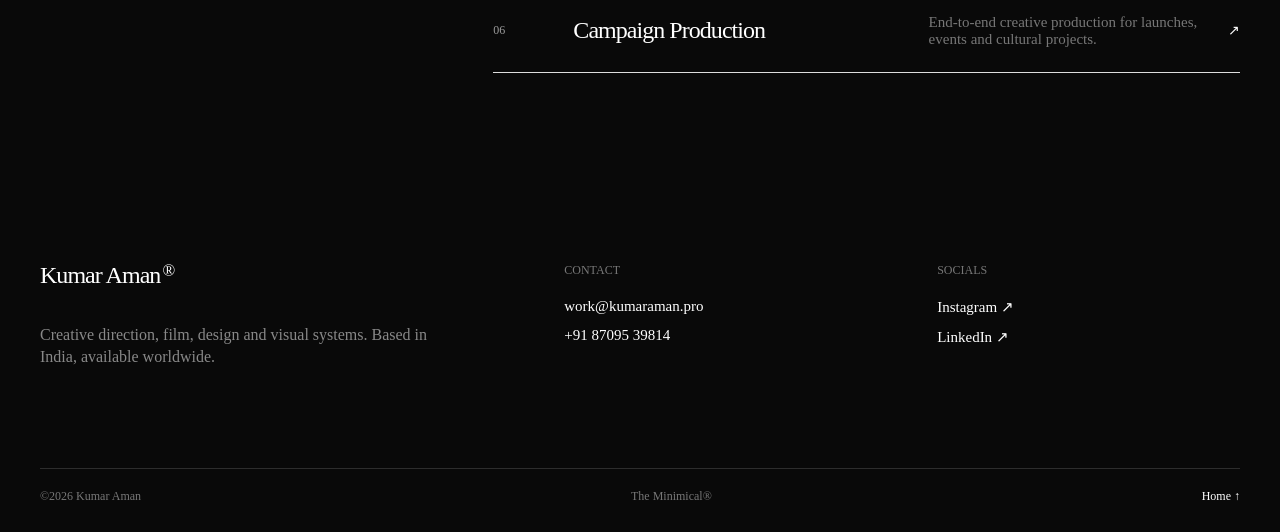
<file: services.html>
<!doctype html><html lang="en"><head><meta charset="utf-8"><meta name="viewport" content="width=device-width,initial-scale=1"><meta name="description" content="Experience and services of Kumar Aman."><title>Experience | Kumar Aman</title><link rel="stylesheet" href="assets/style.css"><link rel="stylesheet" href="assets/pages.css"><link rel="stylesheet" href="assets/overrides.css"></head><body><header class="site-header"><nav class="nav-shell"><a class="brand" href="index.html">Kumar Aman<span>®</span></a><button class="menu-toggle" aria-expanded="false" aria-label="Open menu"><i></i><i></i></button><div class="nav-links"><a href="index.html">Home <b>01</b></a><a href="about.html">About <b>02</b></a><a href="work.html">Work <b>03</b></a><a href="contact.html">Get in touch <b>04</b></a></div><a class="nav-cta" href="contact.html">Let's talk <span>↗</span></a></nav></header><main class="page-shell"><section class="page-hero"><div class="page-hero-inner"><div class="page-kicker">Premium Services® — 05</div><h1>Creative direction that moves from strategy to execution.</h1></div></section><section class="page-content"><div class="page-intro-grid"><h2>One creative point of view.</h2><div class="page-copy"><p>I work across the full creative process, from the first strategic question to the final frame. The discipline changes, but the goal stays the same: make the idea clear and make the execution matter.</p></div></div></section><section class="dark-panel"><div class="page-content"><div class="page-intro-grid"><h2>What I do.</h2><div class="list-table"><div class="list-row"><span>01</span><h3>Creative Direction</h3><p>Concept, art direction, visual language and campaign leadership.</p><a href="contact.html">↗</a></div><div class="list-row"><span>02</span><h3>Brand Identity</h3><p>Strategy, identity systems, art direction, guidelines and rollout.</p><a href="contact.html">↗</a></div><div class="list-row"><span>03</span><h3>Film & Commercials</h3><p>Concept, direction, cinematography, edit, grade and delivery.</p><a href="contact.html">↗</a></div><div class="list-row"><span>04</span><h3>Motion & Digital</h3><p>Motion systems, campaign assets, digital experiences and social content.</p><a href="contact.html">↗</a></div><div class="list-row"><span>05</span><h3>Photography</h3><p>Editorial, brand, campaign and documentary-style visual storytelling.</p><a href="contact.html">↗</a></div><div class="list-row"><span>06</span><h3>Campaign Production</h3><p>End-to-end creative production for launches, events and cultural projects.</p><a href="contact.html">↗</a></div></div></div></div></section></main><footer class="footer"><div class="footer-top"><div><a class="brand" href="index.html">Kumar Aman<span>®</span></a><p>Creative direction, film, design and visual systems. Based in India, available worldwide.</p></div><div><span>Contact</span><a href="mailto:work@kumaraman.pro">work@kumaraman.pro</a><a href="tel:+918709539814">+91 87095 39814</a></div><div><span>Socials</span><a href="https://www.instagram.com/framedbyaman/" target="_blank" rel="noopener">Instagram ↗</a><a href="https://www.linkedin.com/in/kumaramann/" target="_blank" rel="noopener">LinkedIn ↗</a></div></div><div class="footer-bottom"><span>©2026 Kumar Aman</span><span>The Minimical®</span><a href="index.html">Home ↑</a></div></footer><script src="assets/app.js"></script></body></html>
</file>
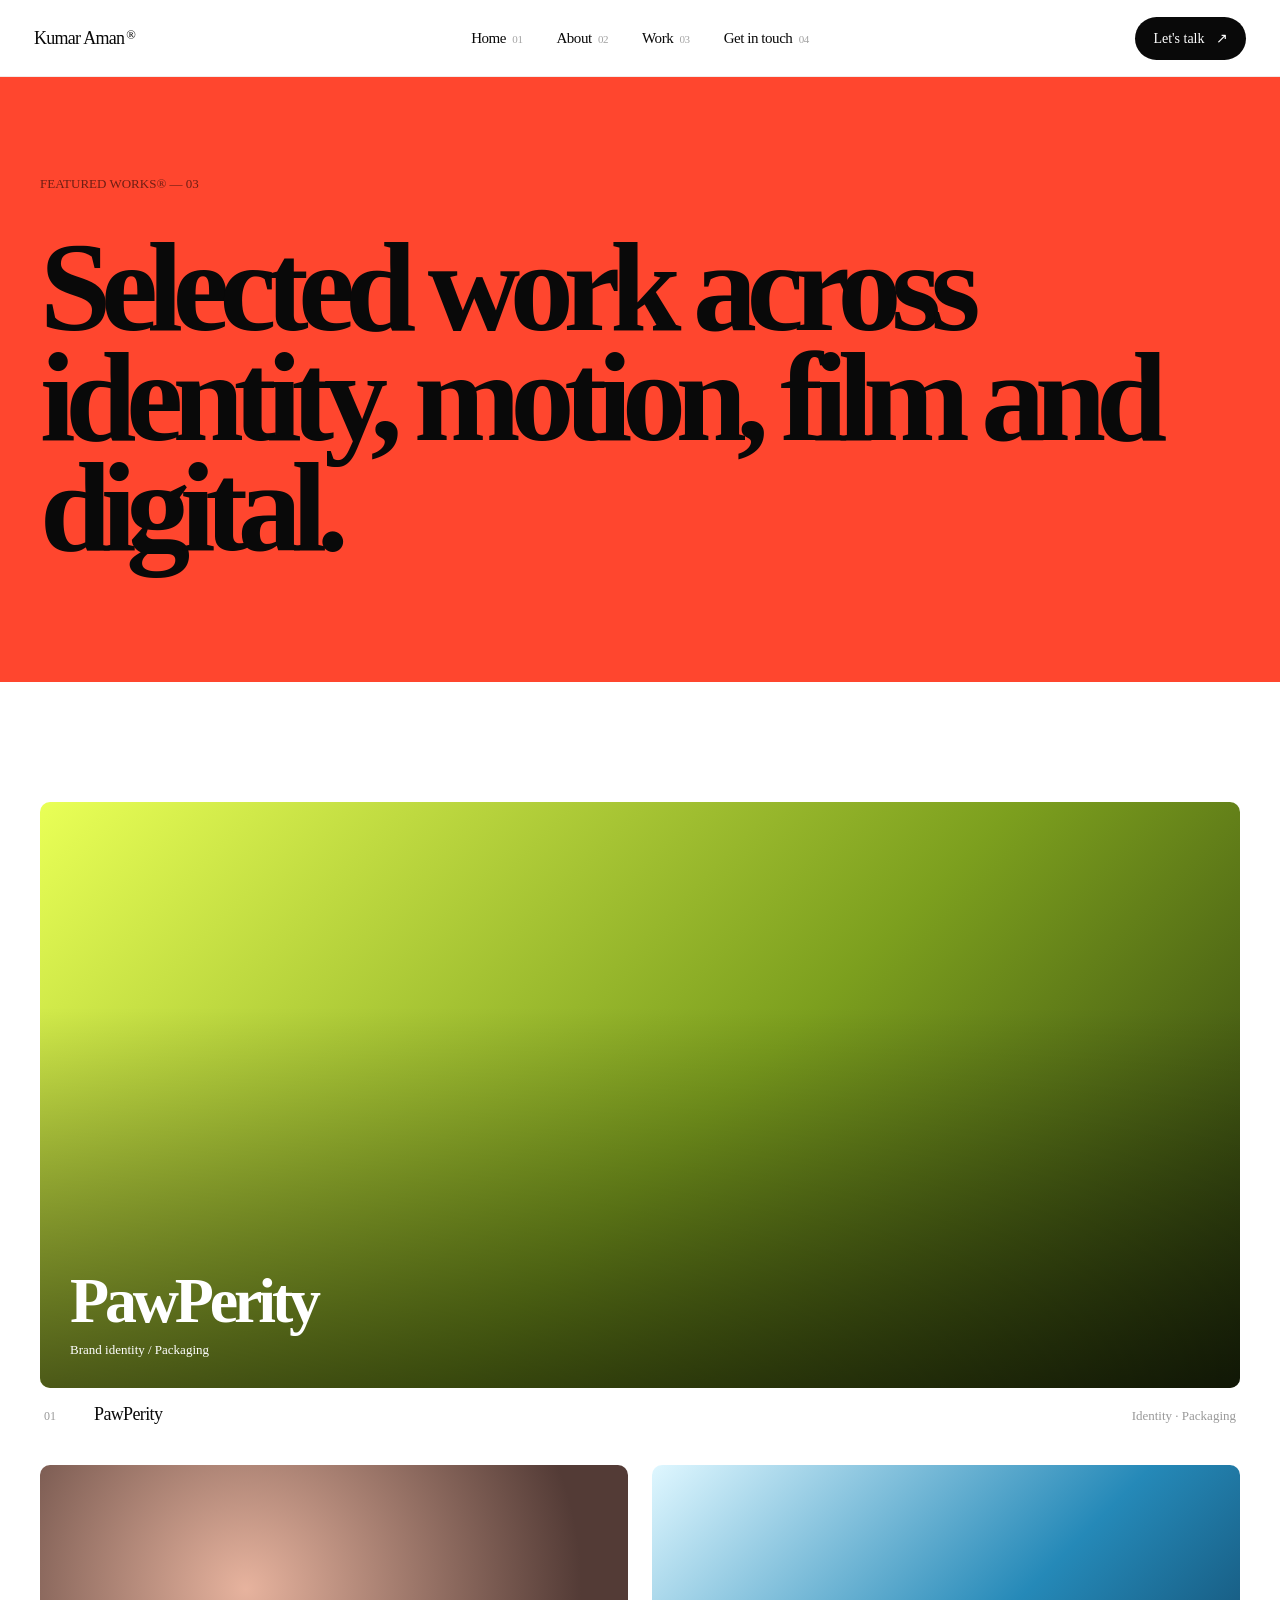
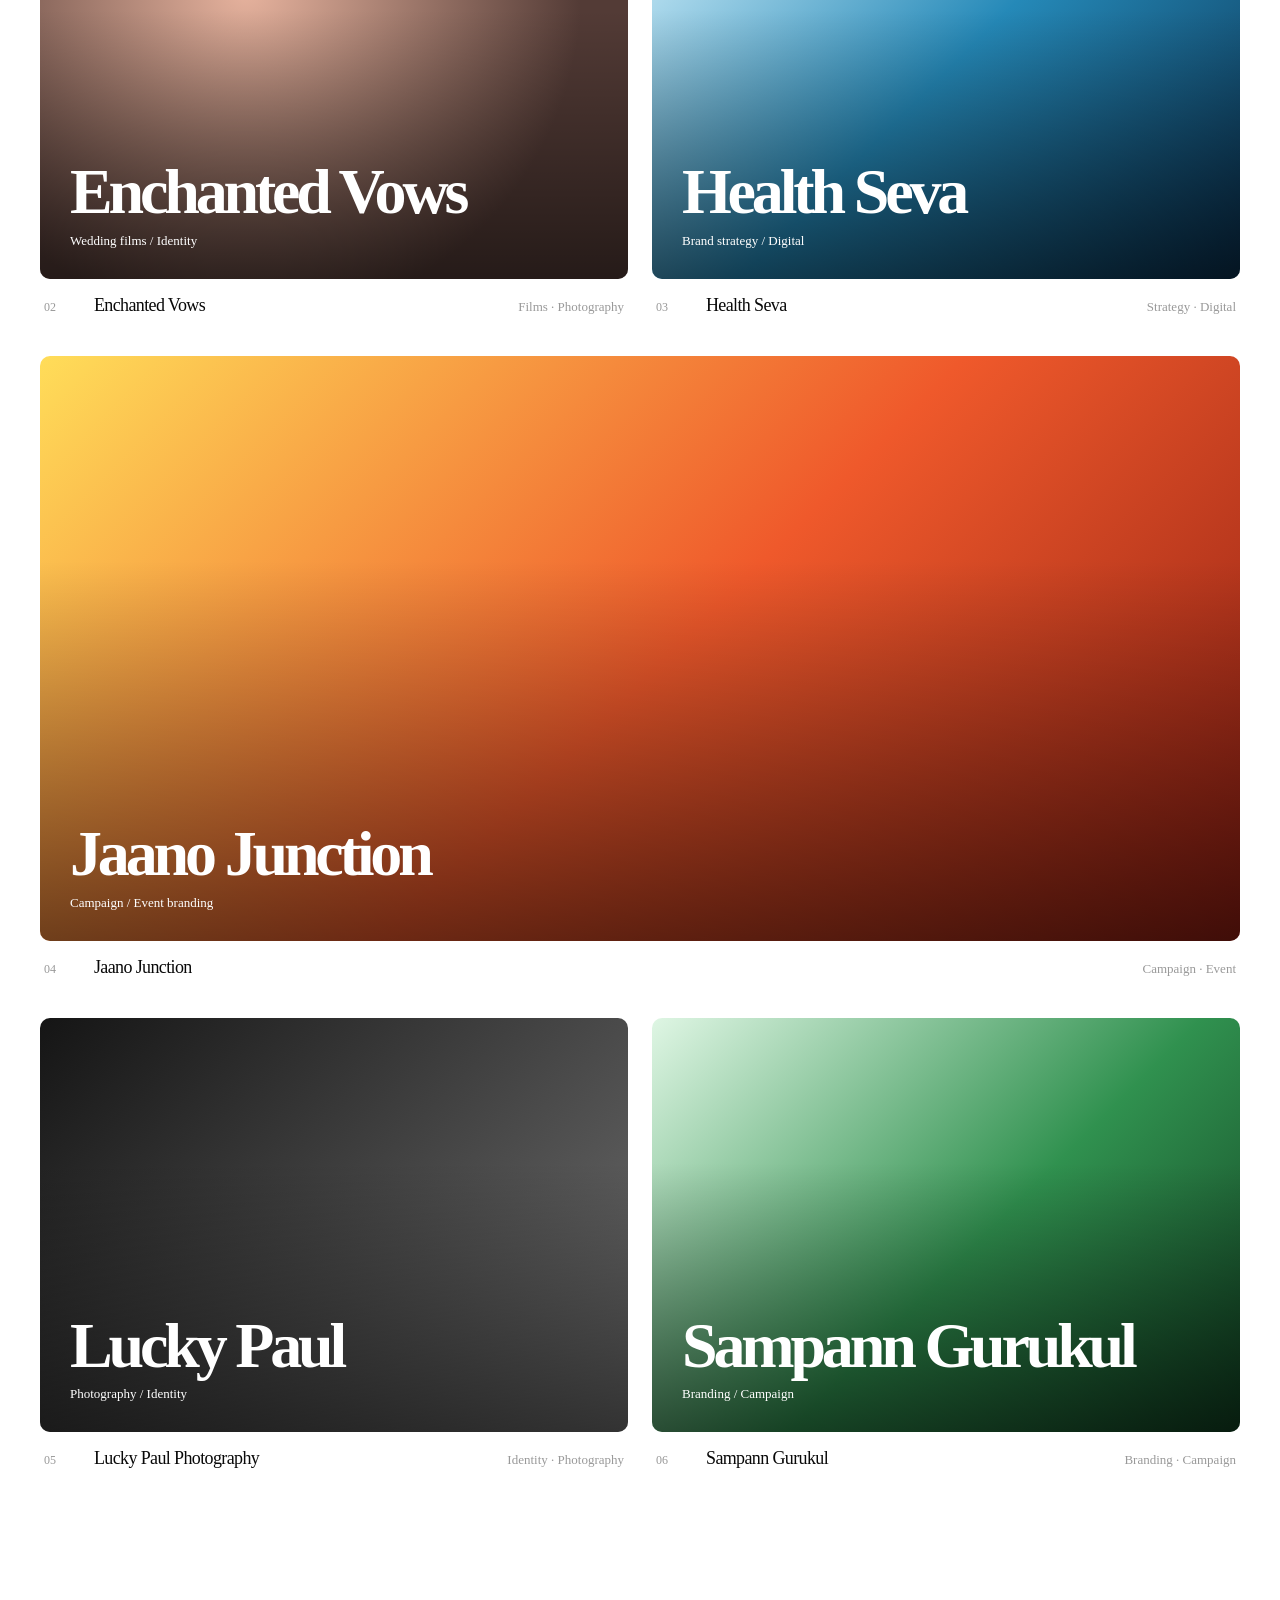
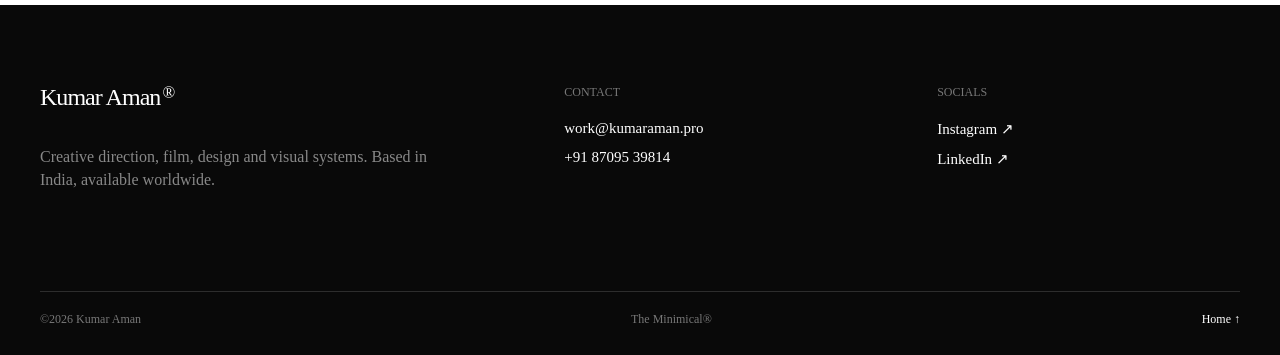
<file: work.html>
<!doctype html><html lang="en"><head><meta charset="utf-8"><meta name="viewport" content="width=device-width,initial-scale=1"><meta name="description" content="Selected work by Kumar Aman across identity, film, motion and digital."><title>Work | Kumar Aman</title><link rel="stylesheet" href="assets/style.css"><link rel="stylesheet" href="assets/pages.css"><link rel="stylesheet" href="assets/overrides.css"></head><body><header class="site-header"><nav class="nav-shell"><a class="brand" href="index.html">Kumar Aman<span>®</span></a><button class="menu-toggle" aria-expanded="false" aria-label="Open menu"><i></i><i></i></button><div class="nav-links"><a href="index.html">Home <b>01</b></a><a href="about.html">About <b>02</b></a><a href="work.html">Work <b>03</b></a><a href="contact.html">Get in touch <b>04</b></a></div><a class="nav-cta" href="contact.html">Let's talk <span>↗</span></a></nav></header><main class="page-shell"><section class="page-hero"><div class="page-hero-inner"><div class="page-kicker">Featured Works® — 03</div><h1>Selected work across identity, motion, film and digital.</h1></div></section><section class="page-content"><div class="work-grid"><a class="work-card wide" href="work/pawperity.html"><div class="work-art pawperity"><span>PawPerity</span><small>Brand identity / Packaging</small></div><div class="work-caption"><b>01</b><h3>PawPerity</h3><span>Identity · Packaging</span></div></a><a class="work-card" href="work/enchanted-vows.html"><div class="work-art vows"><span>Enchanted Vows</span><small>Wedding films / Identity</small></div><div class="work-caption"><b>02</b><h3>Enchanted Vows</h3><span>Films · Photography</span></div></a><a class="work-card" href="work/health-seva.html"><div class="work-art health"><span>Health Seva</span><small>Brand strategy / Digital</small></div><div class="work-caption"><b>03</b><h3>Health Seva</h3><span>Strategy · Digital</span></div></a><a class="work-card wide" href="work/jaano-junction.html"><div class="work-art jaano"><span>Jaano Junction</span><small>Campaign / Event branding</small></div><div class="work-caption"><b>04</b><h3>Jaano Junction</h3><span>Campaign · Event</span></div></a><a class="work-card" href="work/lucky-paul.html"><div class="work-art lucky"><span>Lucky Paul</span><small>Photography / Identity</small></div><div class="work-caption"><b>05</b><h3>Lucky Paul Photography</h3><span>Identity · Photography</span></div></a><a class="work-card" href="work/sampann-gurukul.html"><div class="work-art sampann"><span>Sampann Gurukul</span><small>Branding / Campaign</small></div><div class="work-caption"><b>06</b><h3>Sampann Gurukul</h3><span>Branding · Campaign</span></div></a></div></section></main><footer class="footer"><div class="footer-top"><div><a class="brand" href="index.html">Kumar Aman<span>®</span></a><p>Creative direction, film, design and visual systems. Based in India, available worldwide.</p></div><div><span>Contact</span><a href="mailto:work@kumaraman.pro">work@kumaraman.pro</a><a href="tel:+918709539814">+91 87095 39814</a></div><div><span>Socials</span><a href="https://www.instagram.com/framedbyaman/" target="_blank" rel="noopener">Instagram ↗</a><a href="https://www.linkedin.com/in/kumaramann/" target="_blank" rel="noopener">LinkedIn ↗</a></div></div><div class="footer-bottom"><span>©2026 Kumar Aman</span><span>The Minimical®</span><a href="index.html">Home ↑</a></div></footer><script src="assets/app.js"></script></body></html>
</file>
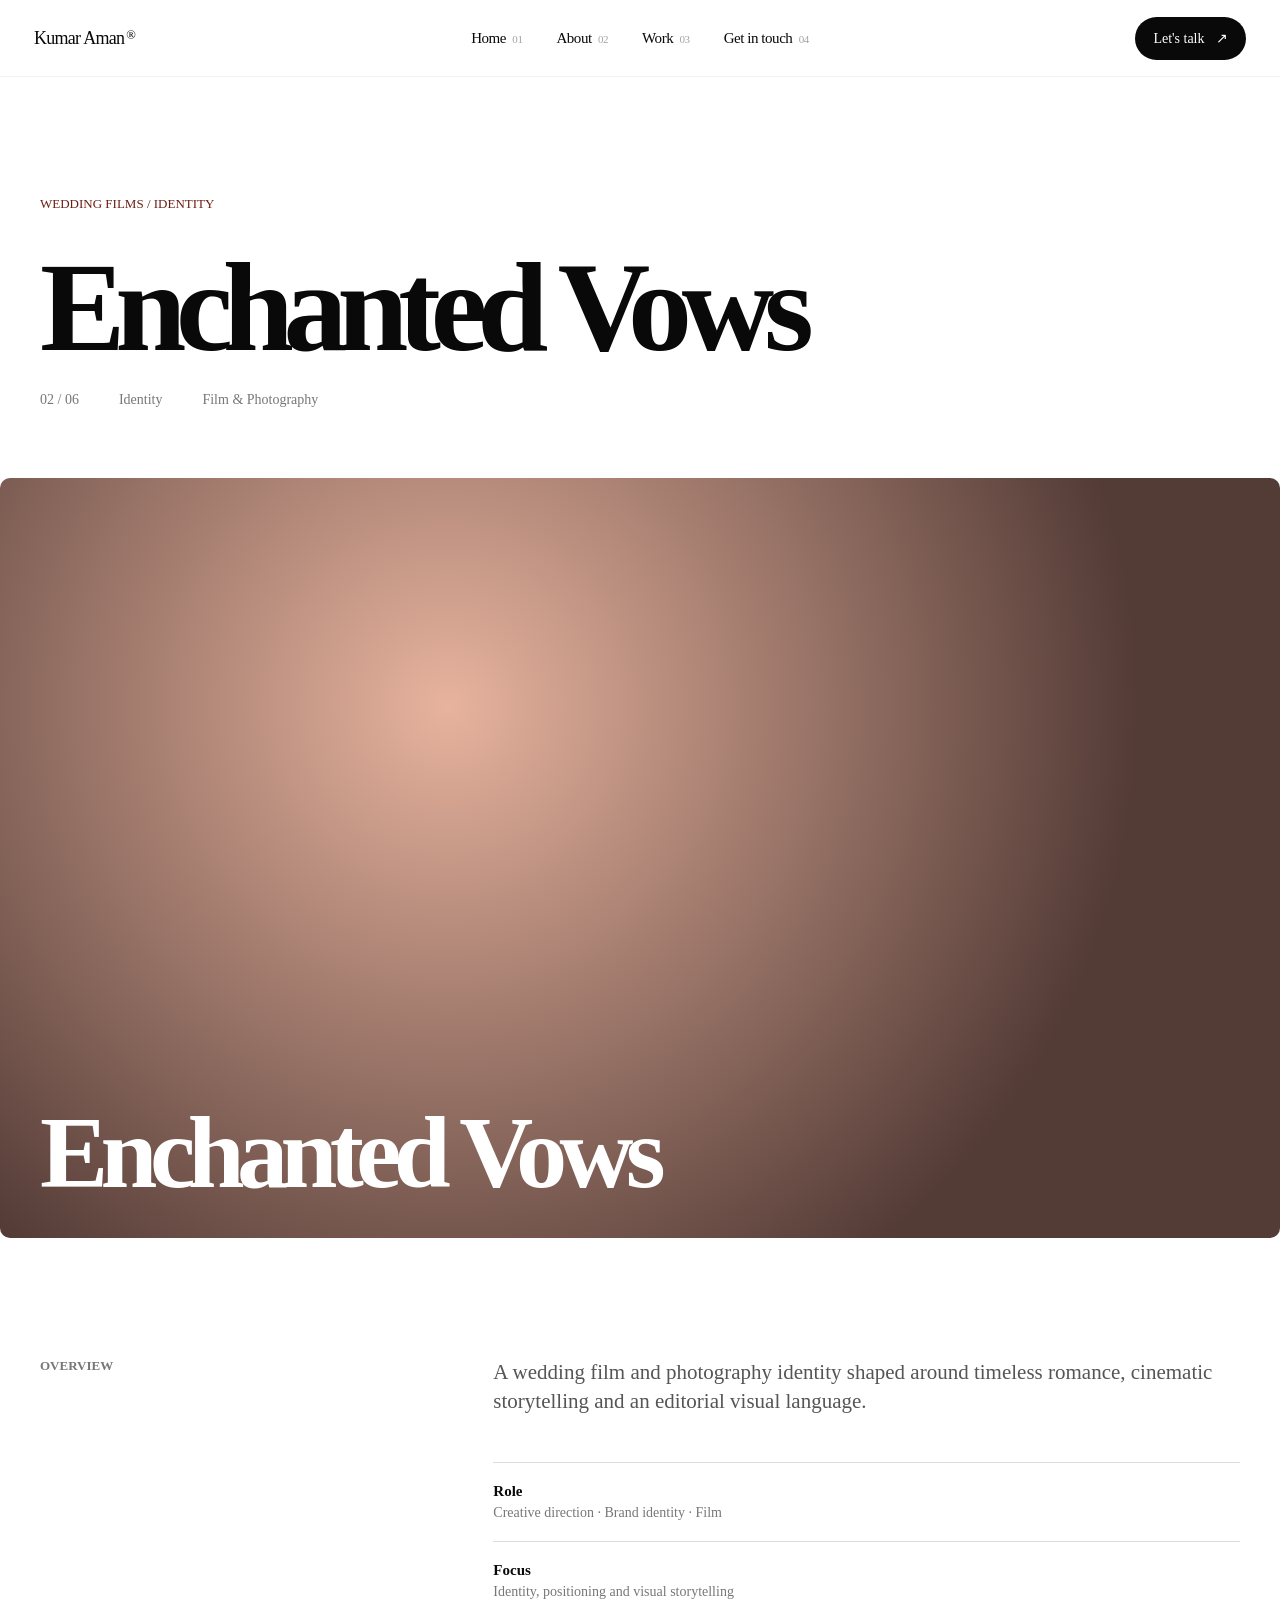
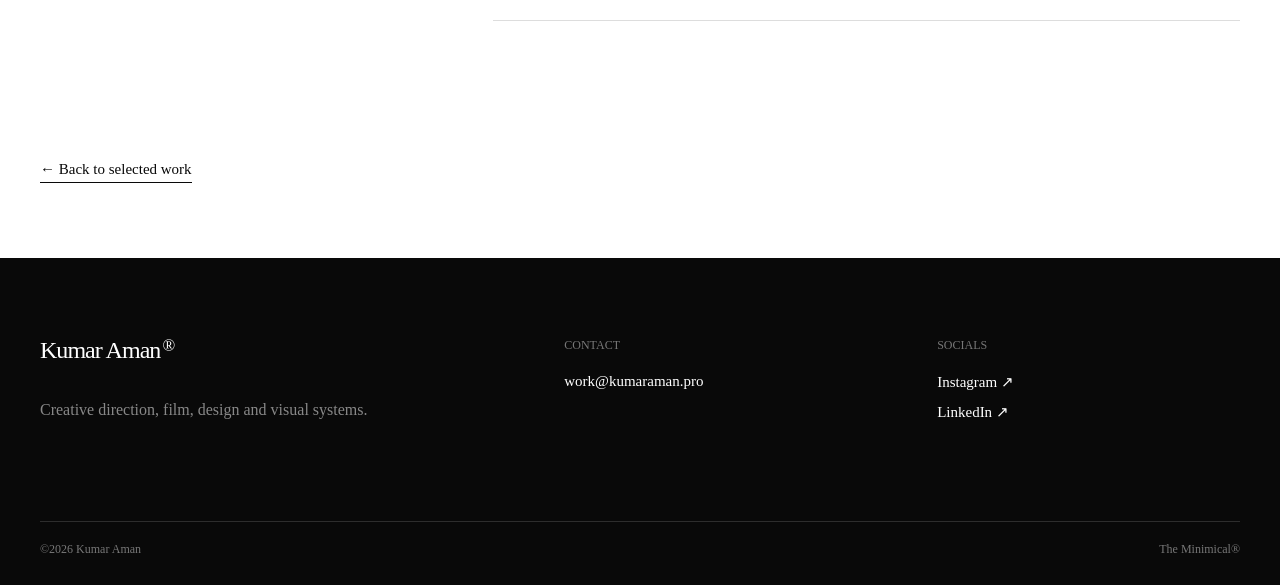
<file: work/enchanted-vows.html>
<!doctype html><html lang="en"><head><meta charset="utf-8"><meta name="viewport" content="width=device-width,initial-scale=1"><title>Enchanted Vows | Kumar Aman</title><link rel="stylesheet" href="../assets/style.css"><link rel="stylesheet" href="../assets/pages.css"></head><body><header class="site-header"><nav class="nav-shell"><a class="brand" href="../index.html">Kumar Aman<span>®</span></a><button class="menu-toggle" aria-expanded="false"><i></i><i></i></button><div class="nav-links"><a href="../index.html">Home <b>01</b></a><a href="../about.html">About <b>02</b></a><a href="../work.html">Work <b>03</b></a><a href="../contact.html">Get in touch <b>04</b></a></div><a class="nav-cta" href="../contact.html">Let's talk <span>↗</span></a></nav></header><main class="page-shell"><section class="project-page-hero"><div><div class="page-kicker">Wedding Films / Identity</div><h1>Enchanted Vows</h1><div class="project-meta"><span>02 / 06</span><span>Identity</span><span>Film & Photography</span></div></div></section><div class="case-visual vows"><h2>Enchanted Vows</h2></div><section class="case-body"><h3>Overview</h3><div><p>A wedding film and photography identity shaped around timeless romance, cinematic storytelling and an editorial visual language.</p><div class="case-points"><div><b>Role</b><span>Creative direction · Brand identity · Film</span></div><div><b>Focus</b><span>Identity, positioning and visual storytelling</span></div></div></div></section><div class="case-back"><a href="../work.html">← Back to selected work</a></div></main><footer class="footer"><div class="footer-top"><div><a class="brand" href="../index.html">Kumar Aman<span>®</span></a><p>Creative direction, film, design and visual systems.</p></div><div><span>Contact</span><a href="mailto:work@kumaraman.pro">work@kumaraman.pro</a></div><div><span>Socials</span><a href="https://www.instagram.com/framedbyaman/" target="_blank" rel="noopener">Instagram ↗</a><a href="https://www.linkedin.com/in/kumaramann/" target="_blank" rel="noopener">LinkedIn ↗</a></div></div><div class="footer-bottom"><span>©2026 Kumar Aman</span><span>The Minimical®</span></div></footer><script src="../assets/app.js"></script></body></html>
</file>
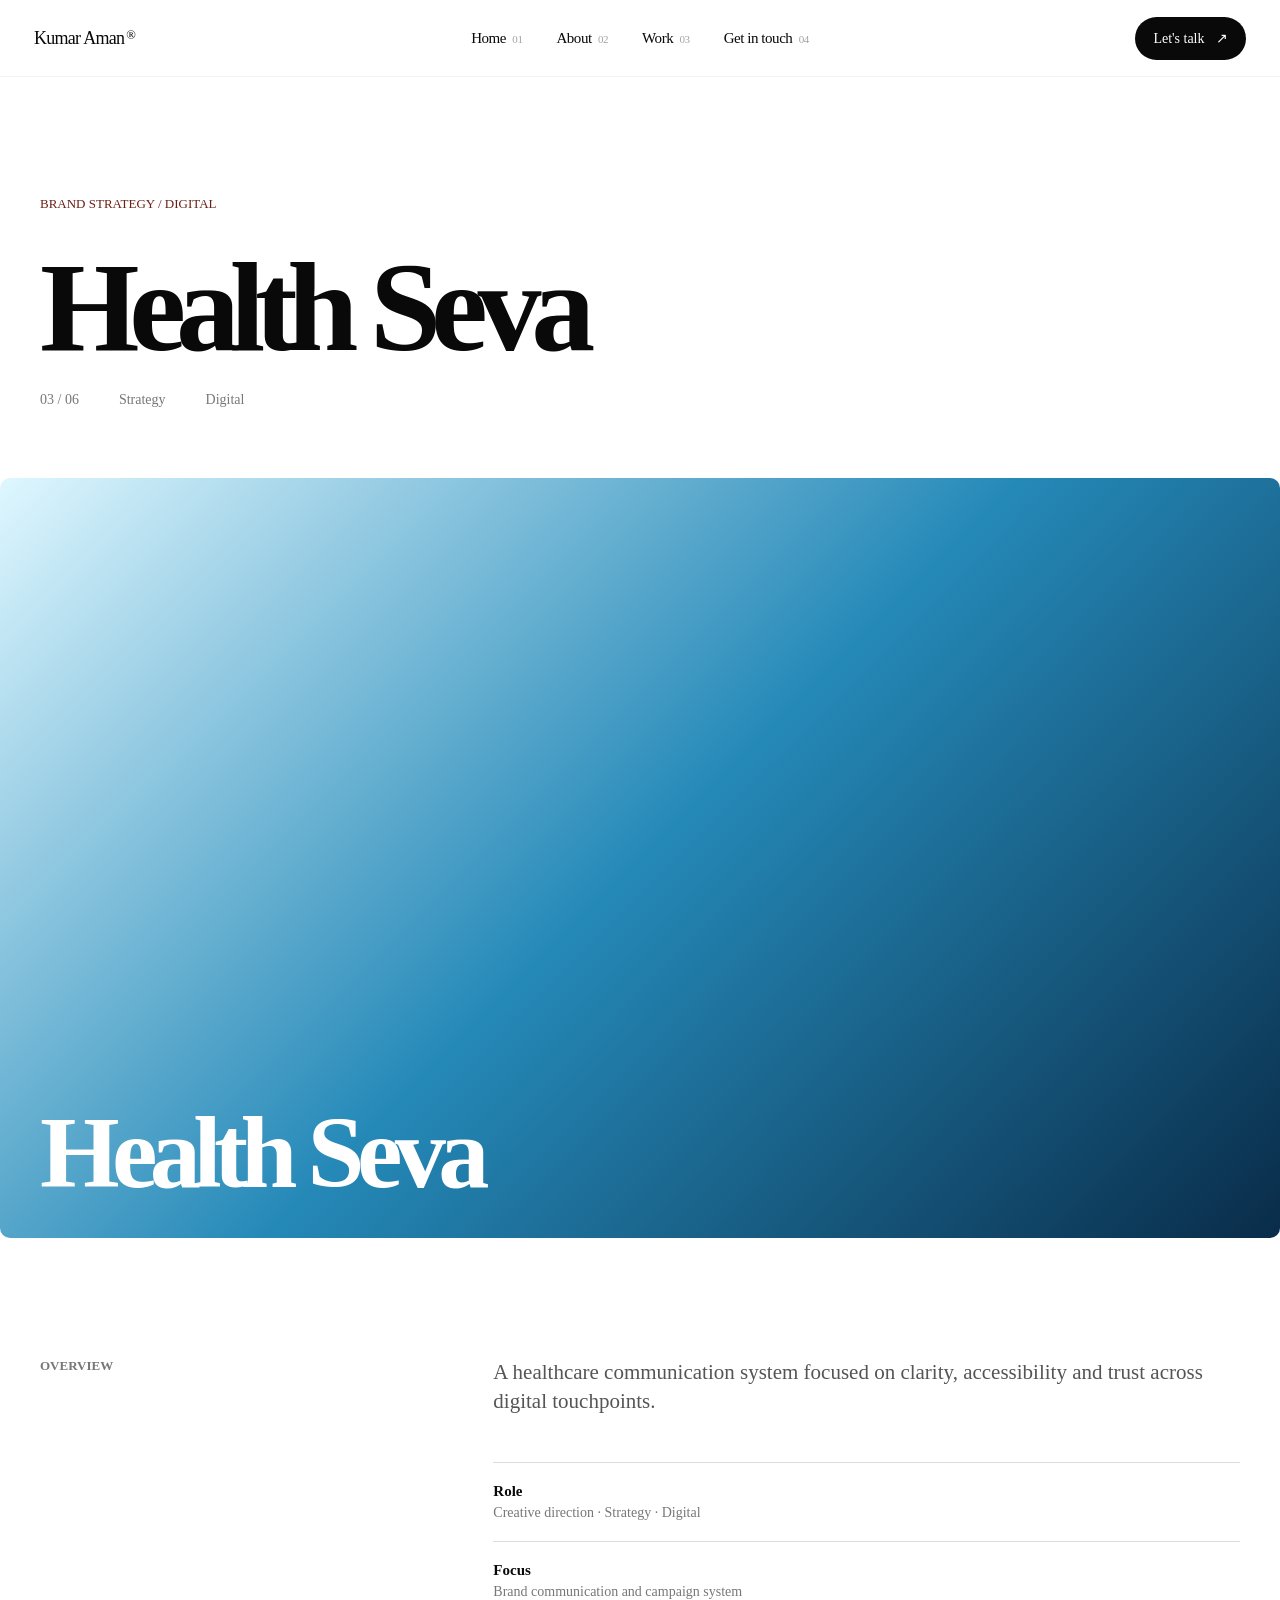
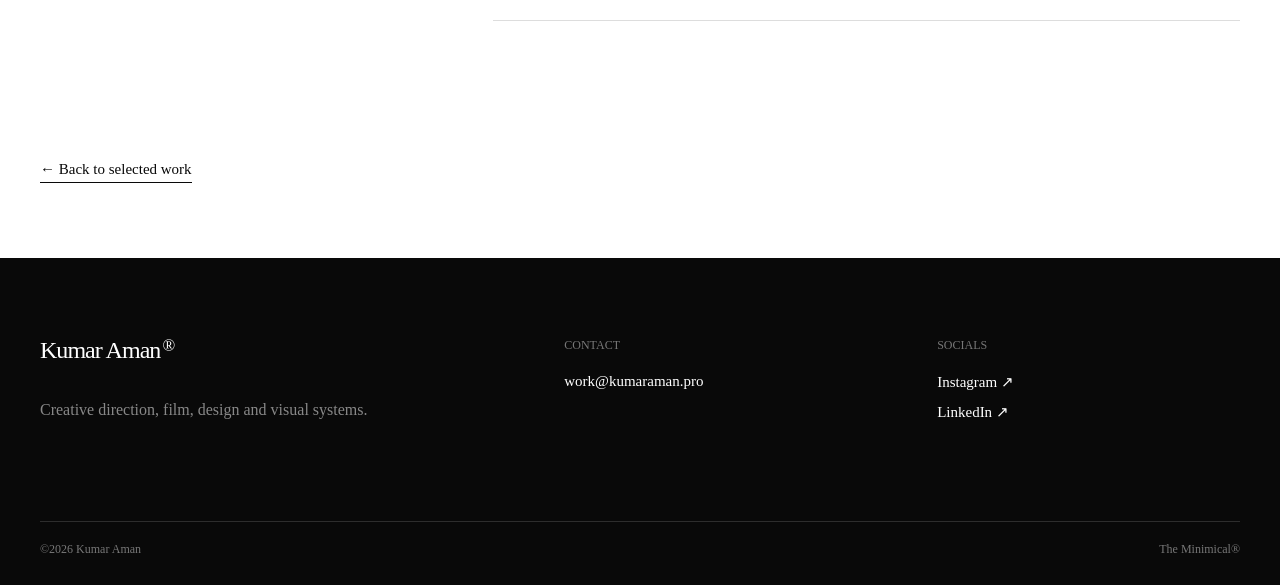
<file: work/health-seva.html>
<!doctype html><html lang="en"><head><meta charset="utf-8"><meta name="viewport" content="width=device-width,initial-scale=1"><title>Health Seva | Kumar Aman</title><link rel="stylesheet" href="../assets/style.css"><link rel="stylesheet" href="../assets/pages.css"></head><body><header class="site-header"><nav class="nav-shell"><a class="brand" href="../index.html">Kumar Aman<span>®</span></a><button class="menu-toggle" aria-expanded="false"><i></i><i></i></button><div class="nav-links"><a href="../index.html">Home <b>01</b></a><a href="../about.html">About <b>02</b></a><a href="../work.html">Work <b>03</b></a><a href="../contact.html">Get in touch <b>04</b></a></div><a class="nav-cta" href="../contact.html">Let's talk <span>↗</span></a></nav></header><main class="page-shell"><section class="project-page-hero"><div><div class="page-kicker">Brand Strategy / Digital</div><h1>Health Seva</h1><div class="project-meta"><span>03 / 06</span><span>Strategy</span><span>Digital</span></div></div></section><div class="case-visual health"><h2>Health Seva</h2></div><section class="case-body"><h3>Overview</h3><div><p>A healthcare communication system focused on clarity, accessibility and trust across digital touchpoints.</p><div class="case-points"><div><b>Role</b><span>Creative direction · Strategy · Digital</span></div><div><b>Focus</b><span>Brand communication and campaign system</span></div></div></div></section><div class="case-back"><a href="../work.html">← Back to selected work</a></div></main><footer class="footer"><div class="footer-top"><div><a class="brand" href="../index.html">Kumar Aman<span>®</span></a><p>Creative direction, film, design and visual systems.</p></div><div><span>Contact</span><a href="mailto:work@kumaraman.pro">work@kumaraman.pro</a></div><div><span>Socials</span><a href="https://www.instagram.com/framedbyaman/" target="_blank" rel="noopener">Instagram ↗</a><a href="https://www.linkedin.com/in/kumaramann/" target="_blank" rel="noopener">LinkedIn ↗</a></div></div><div class="footer-bottom"><span>©2026 Kumar Aman</span><span>The Minimical®</span></div></footer><script src="../assets/app.js"></script></body></html>
</file>
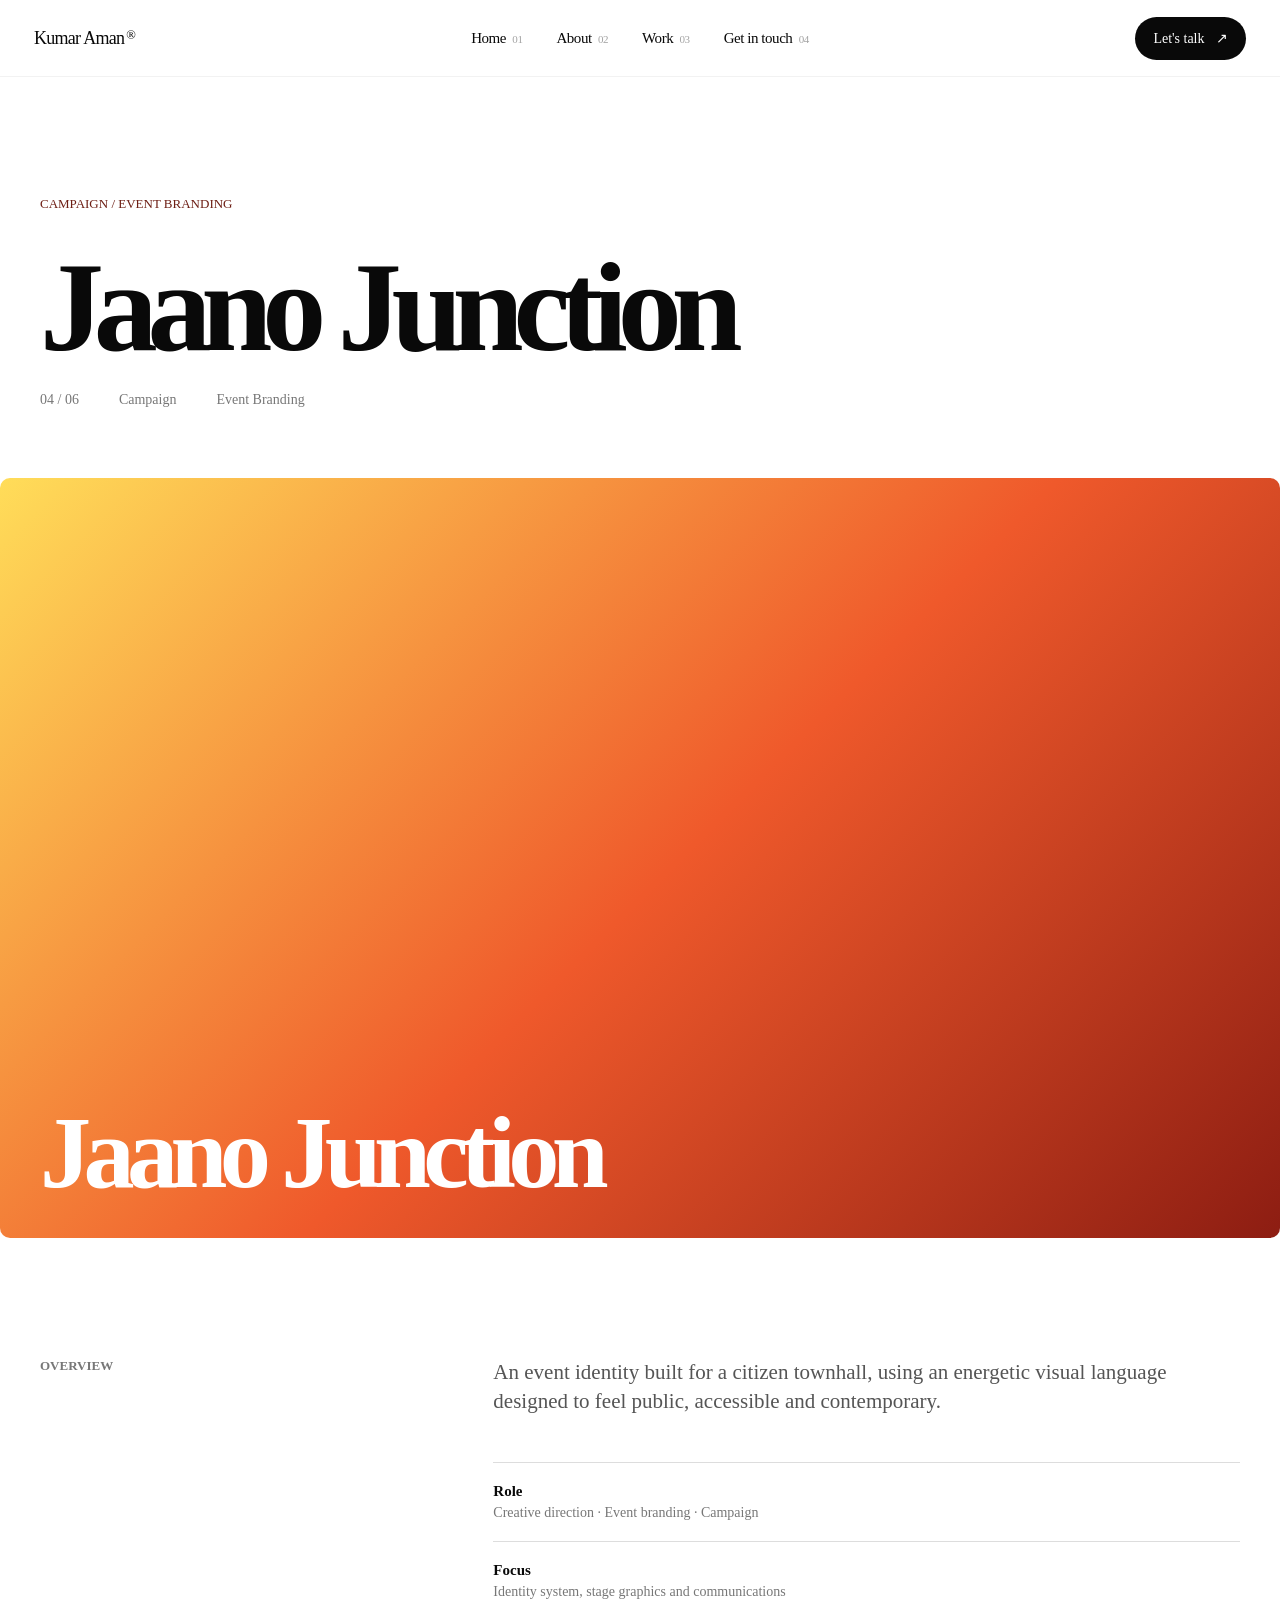
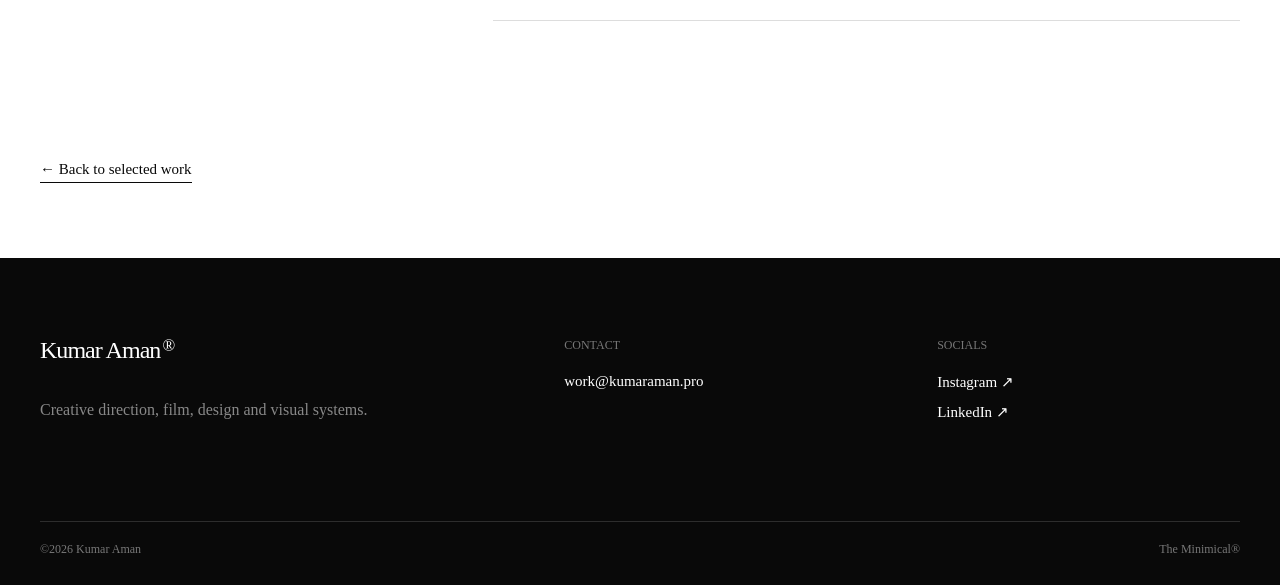
<file: work/jaano-junction.html>
<!doctype html><html lang="en"><head><meta charset="utf-8"><meta name="viewport" content="width=device-width,initial-scale=1"><title>Jaano Junction | Kumar Aman</title><link rel="stylesheet" href="../assets/style.css"><link rel="stylesheet" href="../assets/pages.css"></head><body><header class="site-header"><nav class="nav-shell"><a class="brand" href="../index.html">Kumar Aman<span>®</span></a><button class="menu-toggle" aria-expanded="false"><i></i><i></i></button><div class="nav-links"><a href="../index.html">Home <b>01</b></a><a href="../about.html">About <b>02</b></a><a href="../work.html">Work <b>03</b></a><a href="../contact.html">Get in touch <b>04</b></a></div><a class="nav-cta" href="../contact.html">Let's talk <span>↗</span></a></nav></header><main class="page-shell"><section class="project-page-hero"><div><div class="page-kicker">Campaign / Event Branding</div><h1>Jaano Junction</h1><div class="project-meta"><span>04 / 06</span><span>Campaign</span><span>Event Branding</span></div></div></section><div class="case-visual jaano"><h2>Jaano Junction</h2></div><section class="case-body"><h3>Overview</h3><div><p>An event identity built for a citizen townhall, using an energetic visual language designed to feel public, accessible and contemporary.</p><div class="case-points"><div><b>Role</b><span>Creative direction · Event branding · Campaign</span></div><div><b>Focus</b><span>Identity system, stage graphics and communications</span></div></div></div></section><div class="case-back"><a href="../work.html">← Back to selected work</a></div></main><footer class="footer"><div class="footer-top"><div><a class="brand" href="../index.html">Kumar Aman<span>®</span></a><p>Creative direction, film, design and visual systems.</p></div><div><span>Contact</span><a href="mailto:work@kumaraman.pro">work@kumaraman.pro</a></div><div><span>Socials</span><a href="https://www.instagram.com/framedbyaman/" target="_blank" rel="noopener">Instagram ↗</a><a href="https://www.linkedin.com/in/kumaramann/" target="_blank" rel="noopener">LinkedIn ↗</a></div></div><div class="footer-bottom"><span>©2026 Kumar Aman</span><span>The Minimical®</span></div></footer><script src="../assets/app.js"></script></body></html>
</file>
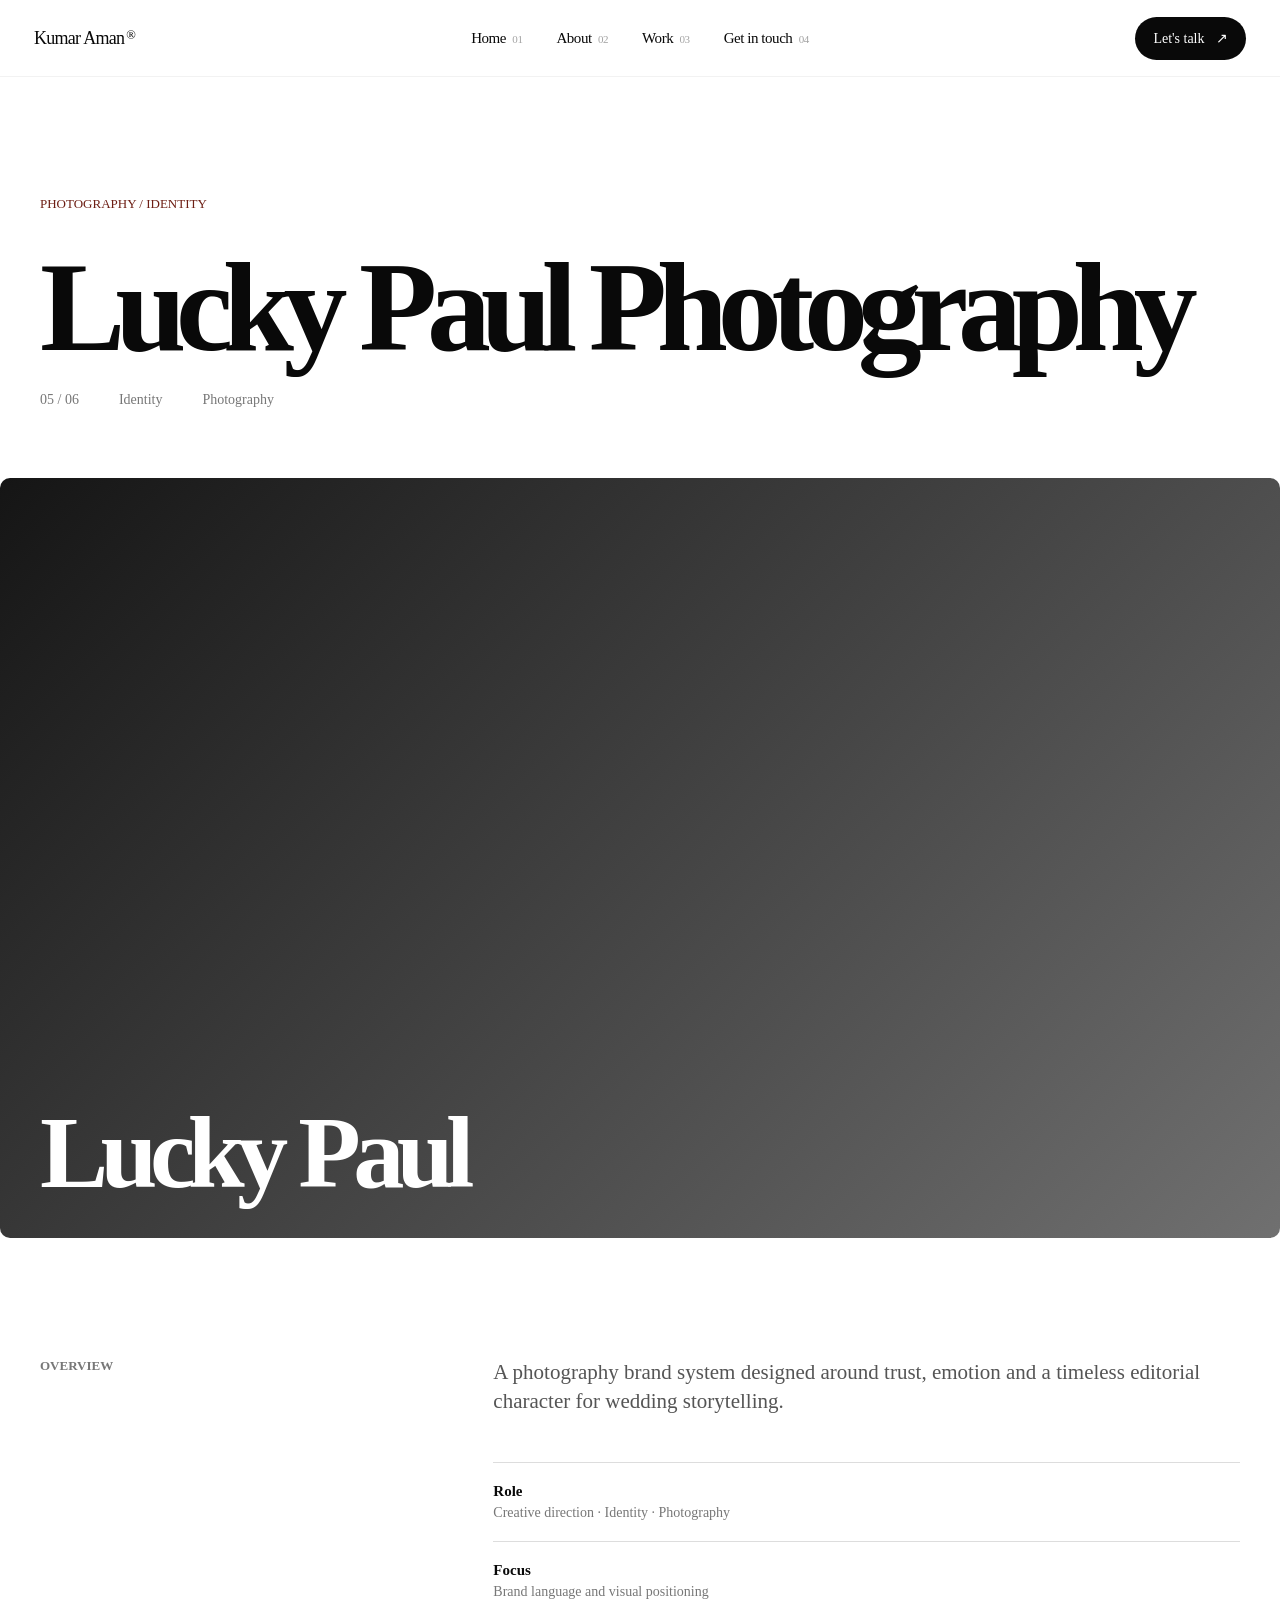
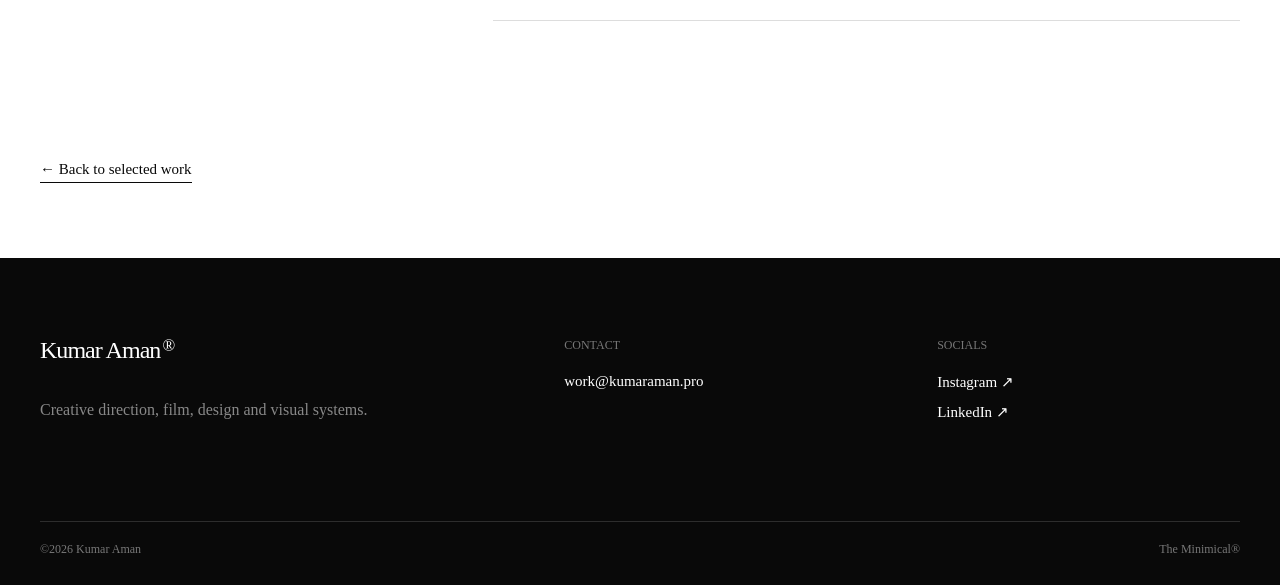
<file: work/lucky-paul.html>
<!doctype html><html lang="en"><head><meta charset="utf-8"><meta name="viewport" content="width=device-width,initial-scale=1"><title>Lucky Paul Photography | Kumar Aman</title><link rel="stylesheet" href="../assets/style.css"><link rel="stylesheet" href="../assets/pages.css"></head><body><header class="site-header"><nav class="nav-shell"><a class="brand" href="../index.html">Kumar Aman<span>®</span></a><button class="menu-toggle" aria-expanded="false"><i></i><i></i></button><div class="nav-links"><a href="../index.html">Home <b>01</b></a><a href="../about.html">About <b>02</b></a><a href="../work.html">Work <b>03</b></a><a href="../contact.html">Get in touch <b>04</b></a></div><a class="nav-cta" href="../contact.html">Let's talk <span>↗</span></a></nav></header><main class="page-shell"><section class="project-page-hero"><div><div class="page-kicker">Photography / Identity</div><h1>Lucky Paul Photography</h1><div class="project-meta"><span>05 / 06</span><span>Identity</span><span>Photography</span></div></div></section><div class="case-visual lucky"><h2>Lucky Paul</h2></div><section class="case-body"><h3>Overview</h3><div><p>A photography brand system designed around trust, emotion and a timeless editorial character for wedding storytelling.</p><div class="case-points"><div><b>Role</b><span>Creative direction · Identity · Photography</span></div><div><b>Focus</b><span>Brand language and visual positioning</span></div></div></div></section><div class="case-back"><a href="../work.html">← Back to selected work</a></div></main><footer class="footer"><div class="footer-top"><div><a class="brand" href="../index.html">Kumar Aman<span>®</span></a><p>Creative direction, film, design and visual systems.</p></div><div><span>Contact</span><a href="mailto:work@kumaraman.pro">work@kumaraman.pro</a></div><div><span>Socials</span><a href="https://www.instagram.com/framedbyaman/" target="_blank" rel="noopener">Instagram ↗</a><a href="https://www.linkedin.com/in/kumaramann/" target="_blank" rel="noopener">LinkedIn ↗</a></div></div><div class="footer-bottom"><span>©2026 Kumar Aman</span><span>The Minimical®</span></div></footer><script src="../assets/app.js"></script></body></html>
</file>
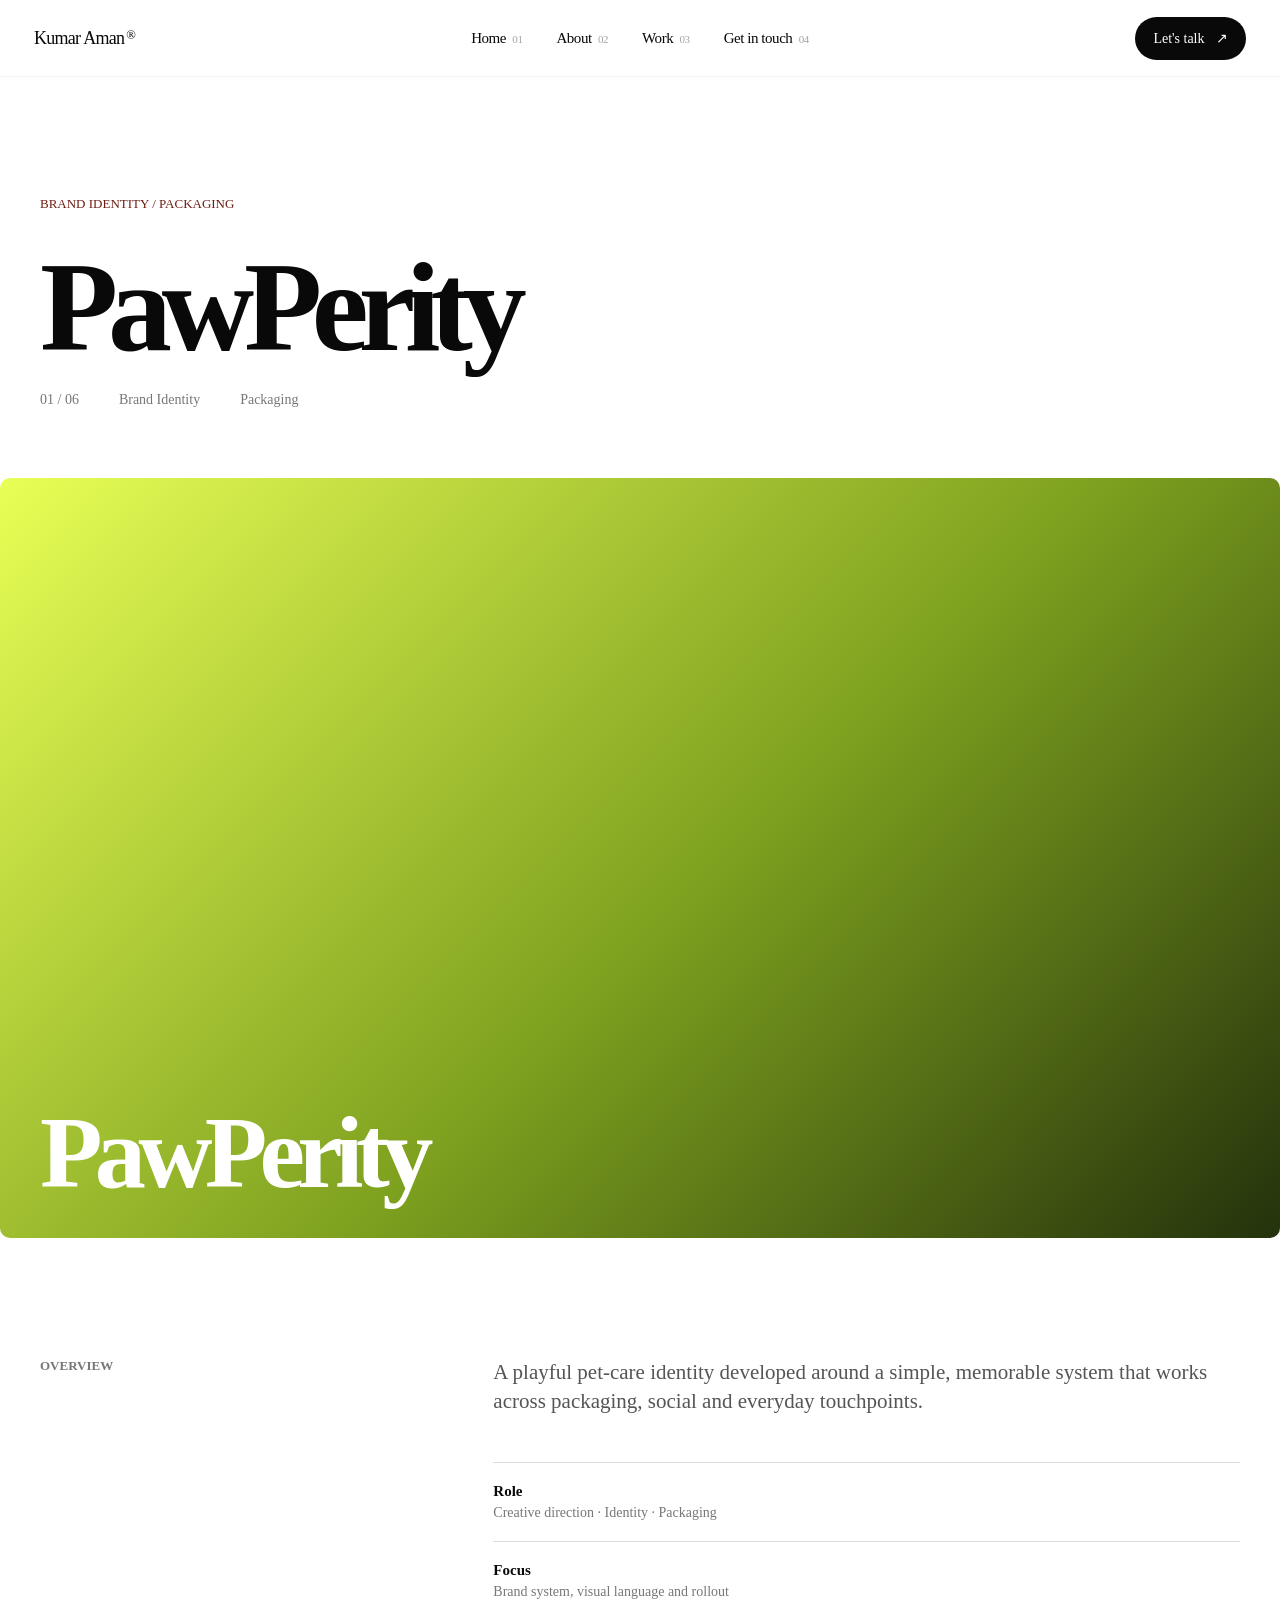
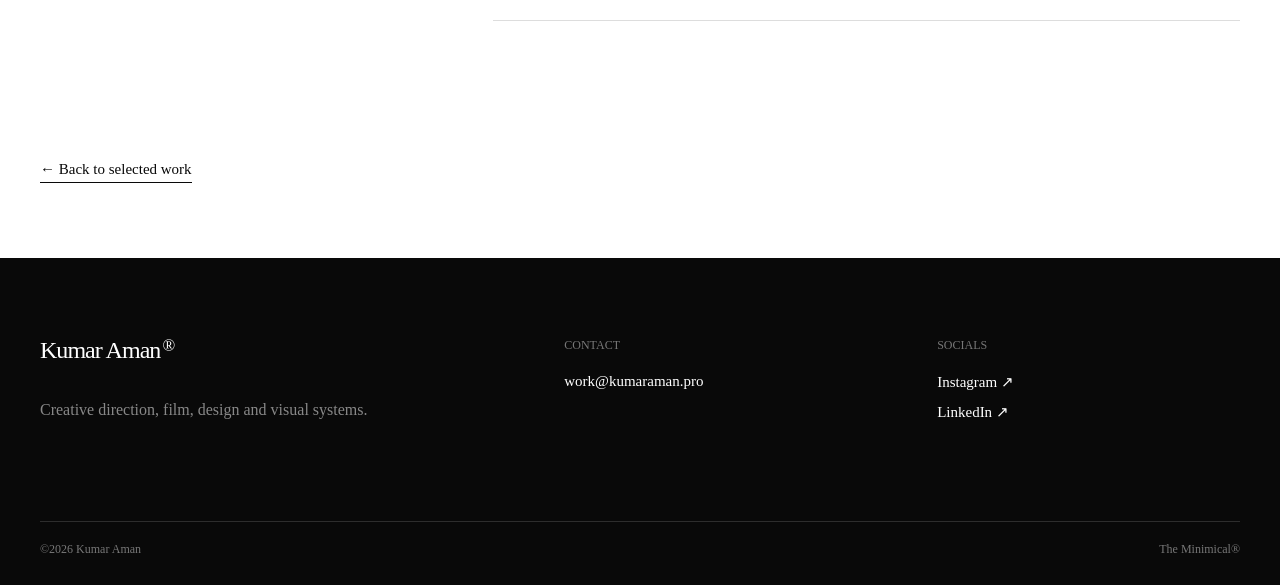
<file: work/pawperity.html>
<!doctype html><html lang="en"><head><meta charset="utf-8"><meta name="viewport" content="width=device-width,initial-scale=1"><title>PawPerity | Kumar Aman</title><link rel="stylesheet" href="../assets/style.css"><link rel="stylesheet" href="../assets/pages.css"></head><body><header class="site-header"><nav class="nav-shell"><a class="brand" href="../index.html">Kumar Aman<span>®</span></a><button class="menu-toggle" aria-expanded="false"><i></i><i></i></button><div class="nav-links"><a href="../index.html">Home <b>01</b></a><a href="../about.html">About <b>02</b></a><a href="../work.html">Work <b>03</b></a><a href="../contact.html">Get in touch <b>04</b></a></div><a class="nav-cta" href="../contact.html">Let's talk <span>↗</span></a></nav></header><main class="page-shell"><section class="project-page-hero"><div><div class="page-kicker">Brand Identity / Packaging</div><h1>PawPerity</h1><div class="project-meta"><span>01 / 06</span><span>Brand Identity</span><span>Packaging</span></div></div></section><div class="case-visual pawperity"><h2>PawPerity</h2></div><section class="case-body"><h3>Overview</h3><div><p>A playful pet-care identity developed around a simple, memorable system that works across packaging, social and everyday touchpoints.</p><div class="case-points"><div><b>Role</b><span>Creative direction · Identity · Packaging</span></div><div><b>Focus</b><span>Brand system, visual language and rollout</span></div></div></div></section><div class="case-back"><a href="../work.html">← Back to selected work</a></div></main><footer class="footer"><div class="footer-top"><div><a class="brand" href="../index.html">Kumar Aman<span>®</span></a><p>Creative direction, film, design and visual systems.</p></div><div><span>Contact</span><a href="mailto:work@kumaraman.pro">work@kumaraman.pro</a></div><div><span>Socials</span><a href="https://www.instagram.com/framedbyaman/" target="_blank" rel="noopener">Instagram ↗</a><a href="https://www.linkedin.com/in/kumaramann/" target="_blank" rel="noopener">LinkedIn ↗</a></div></div><div class="footer-bottom"><span>©2026 Kumar Aman</span><span>The Minimical®</span></div></footer><script src="../assets/app.js"></script></body></html>
</file>
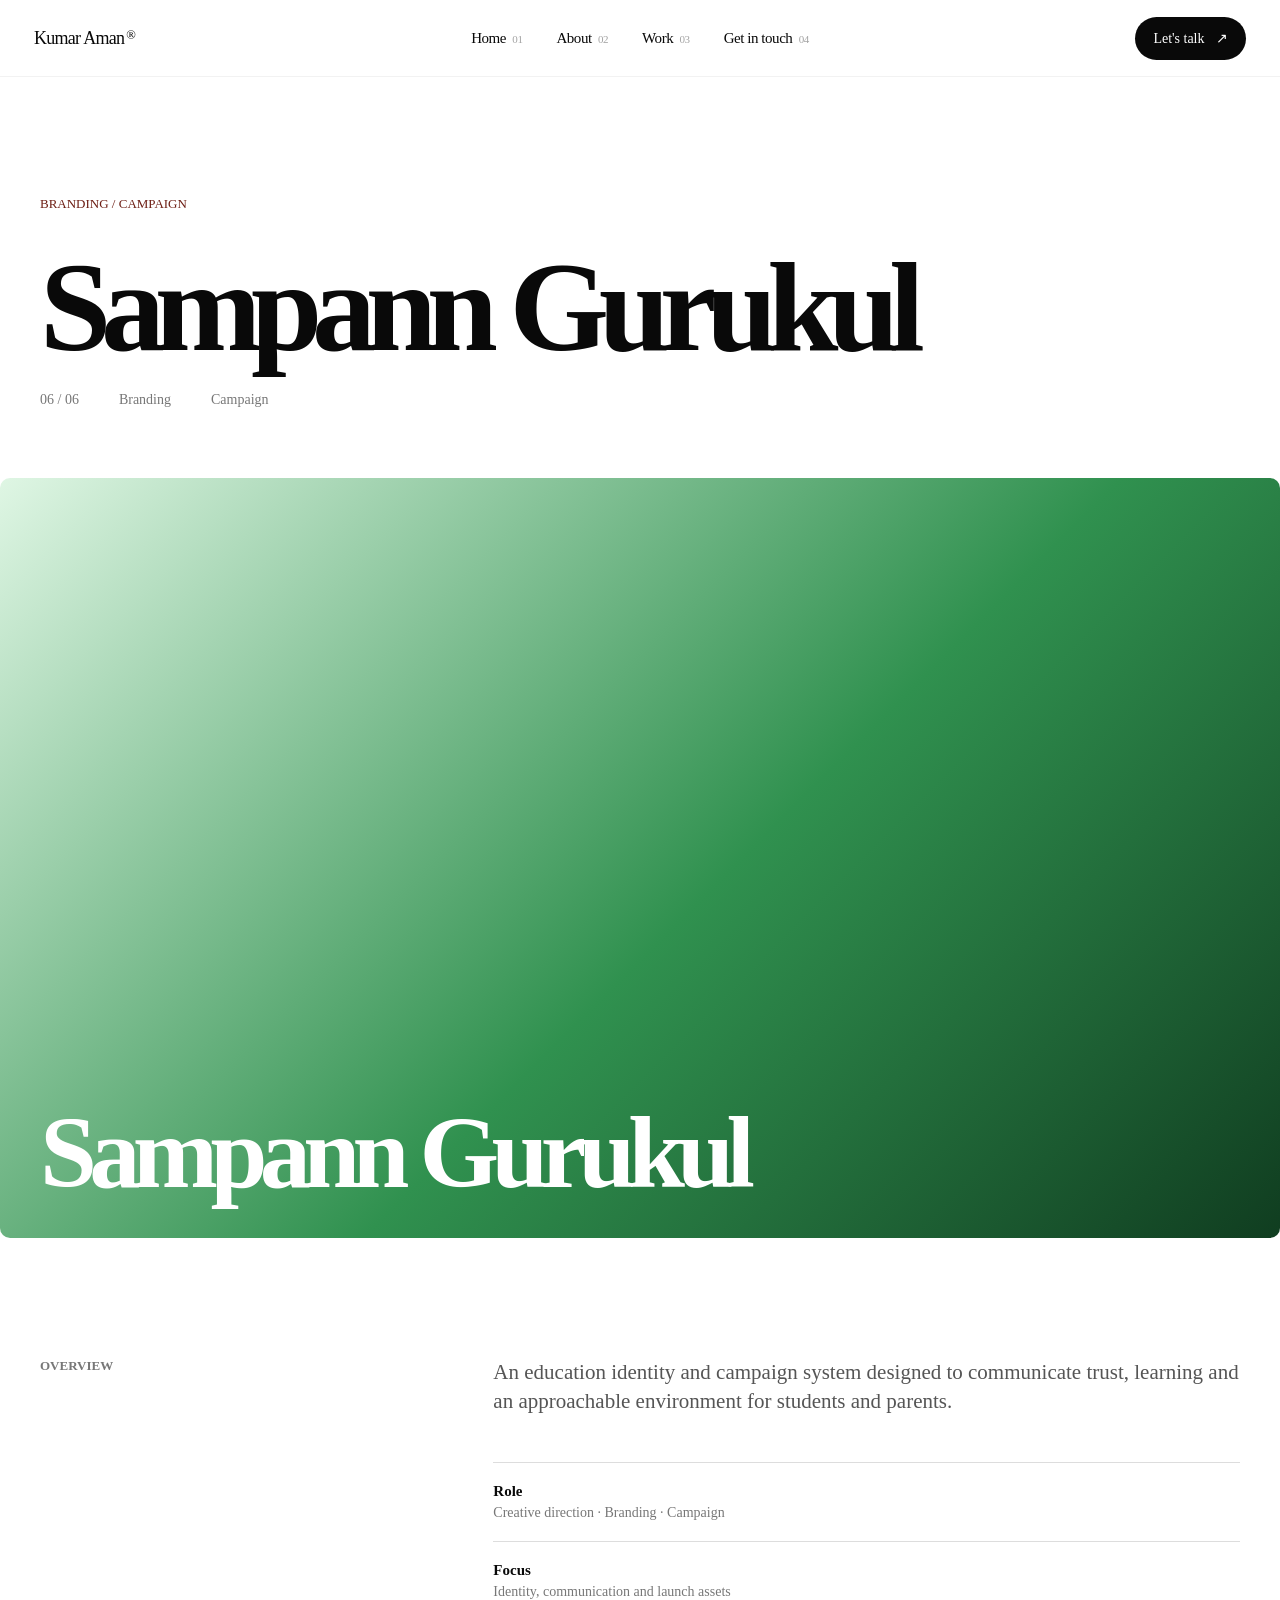
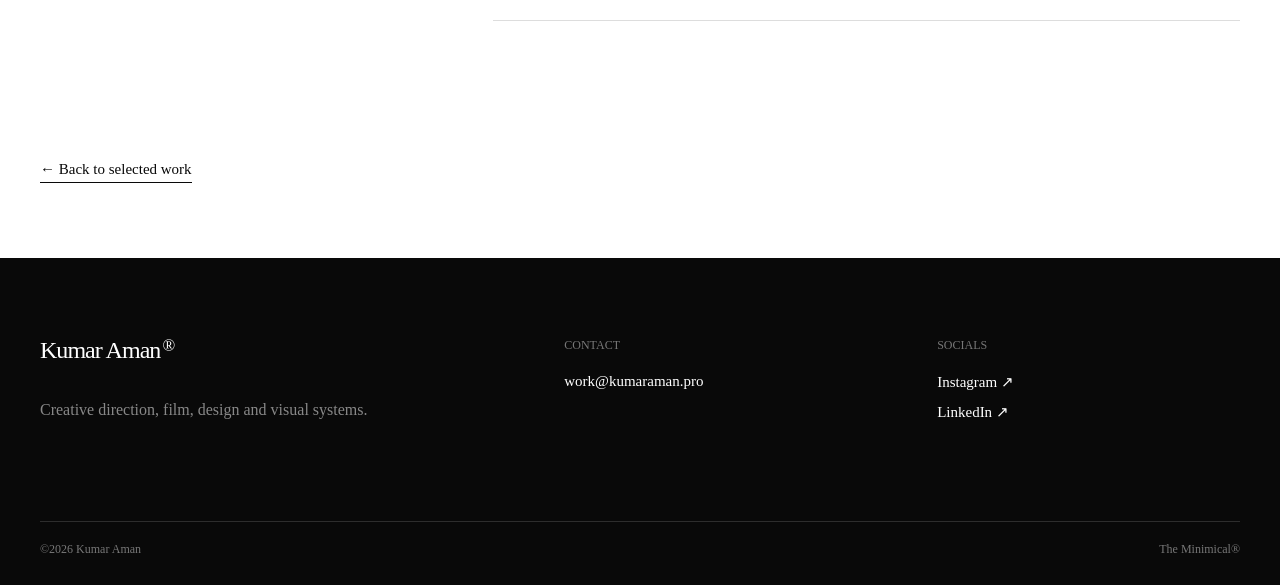
<file: work/sampann-gurukul.html>
<!doctype html><html lang="en"><head><meta charset="utf-8"><meta name="viewport" content="width=device-width,initial-scale=1"><title>Sampann Gurukul | Kumar Aman</title><link rel="stylesheet" href="../assets/style.css"><link rel="stylesheet" href="../assets/pages.css"></head><body><header class="site-header"><nav class="nav-shell"><a class="brand" href="../index.html">Kumar Aman<span>®</span></a><button class="menu-toggle" aria-expanded="false"><i></i><i></i></button><div class="nav-links"><a href="../index.html">Home <b>01</b></a><a href="../about.html">About <b>02</b></a><a href="../work.html">Work <b>03</b></a><a href="../contact.html">Get in touch <b>04</b></a></div><a class="nav-cta" href="../contact.html">Let's talk <span>↗</span></a></nav></header><main class="page-shell"><section class="project-page-hero"><div><div class="page-kicker">Branding / Campaign</div><h1>Sampann Gurukul</h1><div class="project-meta"><span>06 / 06</span><span>Branding</span><span>Campaign</span></div></div></section><div class="case-visual sampann"><h2>Sampann Gurukul</h2></div><section class="case-body"><h3>Overview</h3><div><p>An education identity and campaign system designed to communicate trust, learning and an approachable environment for students and parents.</p><div class="case-points"><div><b>Role</b><span>Creative direction · Branding · Campaign</span></div><div><b>Focus</b><span>Identity, communication and launch assets</span></div></div></div></section><div class="case-back"><a href="../work.html">← Back to selected work</a></div></main><footer class="footer"><div class="footer-top"><div><a class="brand" href="../index.html">Kumar Aman<span>®</span></a><p>Creative direction, film, design and visual systems.</p></div><div><span>Contact</span><a href="mailto:work@kumaraman.pro">work@kumaraman.pro</a></div><div><span>Socials</span><a href="https://www.instagram.com/framedbyaman/" target="_blank" rel="noopener">Instagram ↗</a><a href="https://www.linkedin.com/in/kumaramann/" target="_blank" rel="noopener">LinkedIn ↗</a></div></div><div class="footer-bottom"><span>©2026 Kumar Aman</span><span>The Minimical®</span></div></footer><script src="../assets/app.js"></script></body></html>
</file>
<file: assets/style.css>
@font-face{font-family:SiteInter;src:local("Inter"),local("Arial");font-style:normal;font-weight:400 900;font-display:swap}*{box-sizing:border-box}html{scroll-behavior:smooth}html,body{margin:0;padding:0}body{background:#fff;color:#090909;font-family:SiteInter,Inter,Arial,sans-serif;font-size:14px;-webkit-font-smoothing:antialiased;-moz-osx-font-smoothing:grayscale}body,input,textarea,select,button{font-family:inherit}h1,h2,h3,p,figure{margin:0}a{color:inherit;text-decoration:none}button{font:inherit}.site-header{position:fixed;top:0;left:0;right:0;z-index:100;background:rgba(255,255,255,.92);backdrop-filter:blur(18px);-webkit-backdrop-filter:blur(18px);border-bottom:1px solid rgba(9,9,9,.05)}.nav-shell{height:76px;max-width:1340px;margin:auto;padding:0 34px;display:grid;grid-template-columns:1fr auto 1fr;align-items:center;gap:30px}.brand{font-size:18px;line-height:1;font-weight:500;letter-spacing:-.04em;white-space:nowrap}.brand span{font-size:.7em;vertical-align:top;margin-left:2px}.nav-links{display:flex;align-items:center;justify-content:center;gap:34px}.nav-links a{font-size:15px;font-weight:500;letter-spacing:-.03em;transition:opacity .2s}.nav-links a:hover{opacity:.5}.nav-links b{font-size:11px;color:#a3a3a3;font-weight:500;margin-left:3px}.nav-cta{justify-self:end;background:#090909;color:#fff;border-radius:999px;padding:13px 18px;font-size:14px;font-weight:500;transition:transform .25s,background .25s}.nav-cta:hover{transform:translateY(-2px);background:#ff462e}.nav-cta span{margin-left:8px}.menu-toggle{display:none}.hero{min-height:100vh;background:#ff462e;color:#090909;padding:128px 40px 32px;display:flex;flex-direction:column;justify-content:space-between;position:relative;overflow:hidden}.hero-top,.hero-bottom{display:flex;justify-content:space-between;align-items:center;font-size:13px;line-height:1;letter-spacing:-.02em}.hero-center{max-width:1160px;width:100%;margin:0 auto;display:flex;flex-direction:column;align-items:flex-start;gap:22px}.hero-mark{width:72px;height:72px;border-radius:50%;background:#090909;color:#ff462e;display:grid;place-items:center;font-size:18px;font-weight:700;letter-spacing:-.05em;margin-bottom:4px}.hero-center>p{font-size:22px;letter-spacing:-.04em;font-weight:500}.hero-center>p span{font-size:.65em;vertical-align:top}.hero h1{font-size:clamp(58px,8.1vw,128px);line-height:.91;letter-spacing:-.07em;font-weight:600;max-width:1150px}.round-link{display:inline-flex;align-items:center;gap:14px;font-size:18px;font-weight:500;margin-top:12px}.round-link span{width:42px;height:42px;border-radius:50%;background:#090909;color:#ff462e;display:grid;place-items:center;transition:transform .25s}.round-link:hover span{transform:rotate(45deg)}.section{width:100%;padding:120px 40px}.section-meta{max-width:1400px;margin:0 auto 70px;display:flex;justify-content:space-between;color:#7a7a7a;font-size:13px;text-transform:uppercase;letter-spacing:-.02em}.section-meta span:first-child:before{content:"";display:inline-block;width:6px;height:6px;border-radius:50%;background:#ff462e;margin:0 8px 1px 0}.intro{padding-top:140px;padding-bottom:140px}.intro-grid{max-width:1340px;margin:auto;display:grid;grid-template-columns:2fr 1fr;gap:40px}.intro-grid h2{font-size:clamp(52px,6.4vw,100px);line-height:.92;letter-spacing:-.065em;font-weight:600}.intro-copy{align-self:end;max-width:430px}.intro-copy p{font-size:19px;line-height:1.35;color:#606060;letter-spacing:-.025em}.intro-copy a{display:inline-block;margin-top:28px;border-bottom:1px solid #090909;padding-bottom:6px;font-size:15px}.media-break{padding:0 40px 120px}.media-card{height:min(76vw,780px);max-width:1440px;margin:auto;border-radius:12px;position:relative;overflow:hidden;display:flex;flex-direction:column;justify-content:flex-end;padding:40px;color:#fff;background:#151515}.media-card:before{content:"";position:absolute;inset:0;background:radial-gradient(circle at 70% 30%,rgba(255,70,46,.9),transparent 30%),linear-gradient(135deg,#121212,#444)}.media-card:after{content:"";position:absolute;inset:0;background:linear-gradient(180deg,transparent 50%,rgba(0,0,0,.6))}.media-card span,.media-card small{position:relative;z-index:2}.media-card span{font-size:clamp(40px,7vw,110px);letter-spacing:-.07em;font-weight:600}.media-card small{margin-top:10px;font-size:14px}.approach{background:#090909;color:#fff;padding-top:110px;padding-bottom:120px}.approach .section-meta{color:#a5a5a5}.approach-head{max-width:1340px;margin:0 auto 70px;display:grid;grid-template-columns:2fr 1fr;gap:40px;align-items:end}.approach-head h2{font-size:clamp(48px,6vw,92px);line-height:.92;letter-spacing:-.065em;font-weight:600}.pill-link{justify-self:end;border:1px solid rgba(255,255,255,.25);border-radius:999px;padding:15px 20px;font-size:14px;transition:background .2s,color .2s}.pill-link:hover{background:#fff;color:#090909}.approach-grid{max-width:1340px;margin:auto;display:grid;grid-template-columns:repeat(3,1fr);gap:1px;background:#333}.approach-grid article{background:#090909;min-height:360px;padding:30px;display:flex;flex-direction:column}.approach-grid article>b{font-size:13px;color:#777}.approach-grid h3{font-size:30px;line-height:1;letter-spacing:-.04em;margin-top:auto}.approach-grid p{font-size:16px;line-height:1.35;color:#aaa;max-width:330px;margin-top:18px}.approach-grid article>span{margin-top:28px;font-size:12px;color:#777}.work{padding-top:130px}.section-title-row{max-width:1340px;margin:0 auto 24px;display:flex;justify-content:space-between;align-items:end;gap:30px}.eyebrow{display:block;font-size:12px;line-height:1;text-transform:uppercase;color:#777;letter-spacing:.02em;margin-bottom:18px}.section-title-row h2{font-size:clamp(62px,8vw,120px);line-height:.88;letter-spacing:-.075em;font-weight:600}.section-title-row h2 span{font-size:.45em;vertical-align:top}.section-title-row .pill-link{color:#090909;border-color:#ccc}.section-title-row .pill-link:hover{background:#090909;color:#fff}.section-lead{max-width:1340px;margin:0 auto 60px;font-size:20px;line-height:1.3;color:#777;max-width:700px}.work-grid{max-width:1340px;margin:auto;display:grid;grid-template-columns:1fr 1fr;gap:24px}.work-card{display:block}.work-card.wide{grid-column:1/-1}.work-art{aspect-ratio:1.42;border-radius:10px;overflow:hidden;position:relative;padding:30px;display:flex;flex-direction:column;justify-content:flex-end;color:#fff;transition:transform .4s cubic-bezier(.22,1,.36,1)}.work-card.wide .work-art{aspect-ratio:2.05}.work-art:before{content:"";position:absolute;inset:0;background:linear-gradient(180deg,transparent 35%,rgba(0,0,0,.55))}.work-art span,.work-art small{position:relative;z-index:2}.work-art span{font-size:clamp(38px,5vw,76px);line-height:.9;letter-spacing:-.065em;font-weight:600}.work-art small{font-size:13px;margin-top:12px}.work-card:hover .work-art{transform:scale(.992)}.work-caption{display:grid;grid-template-columns:40px 1fr auto;gap:10px;align-items:baseline;padding:16px 4px}.work-caption b{font-size:12px;color:#999;font-weight:500}.work-caption h3{font-size:18px;font-weight:500;letter-spacing:-.035em}.work-caption span{font-size:13px;color:#999}.pawperity{background:linear-gradient(135deg,#e9ff56 0%,#7c9f1e 55%,#24320c 100%)}.vows{background:radial-gradient(circle at 35% 30%,#e7b39e,#533b36 70%)}.health{background:linear-gradient(135deg,#dff7ff,#2589b8 50%,#092c49)}.jaano{background:linear-gradient(135deg,#ffdd59,#ef592b 52%,#8d1d12)}.lucky{background:linear-gradient(135deg,#151515,#707070)}.sampann{background:linear-gradient(135deg,#dff6e4,#30914f 55%,#103d20)}.stats{background:#f5f4f3;padding-top:120px;padding-bottom:120px}.stats-intro{max-width:1340px;margin:0 auto 80px;display:grid;grid-template-columns:2fr 1fr;gap:40px}.stats-intro h2{font-size:clamp(50px,6vw,90px);line-height:.92;letter-spacing:-.065em;font-weight:600}.stats-intro p{font-size:18px;line-height:1.35;color:#777;align-self:end}.stats-grid{max-width:1340px;margin:auto;display:grid;grid-template-columns:repeat(4,1fr);border-top:1px solid #d6d6d6}.stats-grid>div{padding:26px 20px 0;border-right:1px solid #d6d6d6;min-height:160px}.stats-grid>div:last-child{border-right:0}.stats-grid strong{display:block;font-size:clamp(54px,6vw,92px);line-height:.85;letter-spacing:-.07em;font-weight:600}.stats-grid span{display:block;margin-top:20px;font-size:14px;color:#777}.services{padding-top:120px;padding-bottom:130px}.services-grid{max-width:1340px;margin:auto;display:grid;grid-template-columns:1fr 1.5fr;gap:70px}.services-grid h2{font-size:clamp(48px,5.5vw,84px);line-height:.92;letter-spacing:-.065em;font-weight:600}.service-list{border-top:1px solid #ddd}.service-list a{display:grid;grid-template-columns:42px 1fr 24px;align-items:center;gap:14px;padding:24px 0;border-bottom:1px solid #ddd}.service-list a span{font-size:12px;color:#999}.service-list a b{font-size:22px;font-weight:500;letter-spacing:-.04em}.service-list a em{font-style:normal;font-size:18px;text-align:right}.service-list a:hover b{color:#ff462e}.benefits{background:#090909;color:#fff;padding-top:120px;padding-bottom:120px}.benefits .section-meta{color:#888}.benefit-grid{max-width:1340px;margin:auto;display:grid;grid-template-columns:1.3fr 1fr;gap:70px;align-items:center}.benefit-art{min-height:650px;border-radius:10px;position:relative;overflow:hidden;background:linear-gradient(135deg,#ff462e,#ff8d78 48%,#141414)}.benefit-art:before{content:"";position:absolute;width:50%;height:120%;right:5%;top:-10%;background:radial-gradient(ellipse,#090909 0%,#222 35%,transparent 36%);transform:rotate(12deg);opacity:.8}.benefit-art span{position:absolute;left:30px;bottom:30px;font-size:clamp(42px,6vw,90px);letter-spacing:-.07em;font-weight:600}.benefit-copy h2{font-size:clamp(50px,5.8vw,88px);line-height:.9;letter-spacing:-.07em;font-weight:600}.benefit-copy>p{margin-top:28px;font-size:19px;line-height:1.35;color:#aaa;max-width:500px}.benefit-list{margin-top:50px;border-top:1px solid #333}.benefit-list span{display:block;padding:18px 0;border-bottom:1px solid #333;font-size:14px;color:#bbb}.testimonials{padding-bottom:130px}.testimonial-head{max-width:1340px;margin:0 auto 70px;display:grid;grid-template-columns:1fr 2fr;gap:40px}.testimonial-head h2{font-size:clamp(50px,6vw,92px);line-height:.92;letter-spacing:-.065em;font-weight:600}.quotes{max-width:1340px;margin:auto;display:grid;grid-template-columns:repeat(3,1fr);gap:1px;background:#ddd}.quotes article{background:#fff;padding:30px;min-height:360px;display:flex;flex-direction:column}.quotes article p{font-size:25px;line-height:1.05;letter-spacing:-.045em}.quotes article span{margin-top:auto;color:#999;font-size:13px}.photo-section{padding:0 40px 130px}.photo-grid{max-width:1340px;margin:auto;display:grid;grid-template-columns:1.2fr .8fr .8fr;gap:16px}.photo{min-height:620px;border-radius:10px;position:relative;overflow:hidden;padding:28px;display:flex;align-items:flex-end;color:#fff;background:#222}.photo:before{content:"";position:absolute;inset:0}.visual-three:before{background:radial-gradient(circle at 60% 30%,#ffbd9f,transparent 25%),linear-gradient(150deg,#1b1b1b,#7b4c3d)}.visual-four:before{background:linear-gradient(140deg,#d8e7ff,#536b9a 45%,#101010)}.visual-five:before{background:radial-gradient(circle at 35% 40%,#fff4bd,transparent 20%),linear-gradient(140deg,#090909,#b66f2f)}.photo span{position:relative;z-index:2;font-size:28px;letter-spacing:-.05em}.photo-title{max-width:1340px;margin:30px auto 0;display:grid;grid-template-columns:1fr 2fr;gap:40px}.photo-title span{font-size:13px;color:#777}.photo-title h2{font-size:clamp(44px,5vw,76px);line-height:.92;letter-spacing:-.065em;font-weight:600}.expertise{padding-top:120px;padding-bottom:130px}.expertise-grid{max-width:1340px;margin:auto;display:grid;grid-template-columns:1fr 1fr;gap:80px}.expertise-grid h2{font-size:clamp(52px,6vw,92px);line-height:.9;letter-spacing:-.065em;font-weight:600}.expertise-list{display:grid;grid-template-columns:1fr 1fr;border-top:1px solid #ddd}.expertise-list p{padding:18px 0;border-bottom:1px solid #ddd;font-size:19px;letter-spacing:-.035em}.expertise-list p:nth-child(odd){padding-right:20px}.pricing{background:#f5f4f3;padding-top:120px;padding-bottom:130px}.pricing-head{max-width:1340px;margin:0 auto 60px;display:grid;grid-template-columns:1.5fr 1fr;gap:50px}.pricing-head h2{font-size:clamp(48px,5.5vw,82px);line-height:.92;letter-spacing:-.065em;font-weight:600}.pricing-head p{font-size:18px;line-height:1.35;color:#777;align-self:end}.pricing-grid{max-width:1340px;margin:auto;display:grid;grid-template-columns:repeat(3,1fr);gap:1px;background:#d6d6d6}.pricing-grid article{background:#f5f4f3;padding:30px;min-height:360px;display:flex;flex-direction:column}.pricing-grid article>span{font-size:12px;color:#999}.pricing-grid strong{font-size:34px;line-height:1;letter-spacing:-.05em;margin-top:auto;font-weight:500}.pricing-grid p{font-size:16px;line-height:1.35;color:#777;margin-top:16px;max-width:340px}.pricing-grid a{margin-top:30px;font-size:14px;border-bottom:1px solid #999;padding-bottom:6px;width:max-content}.faq{padding-top:110px;padding-bottom:120px}.faq-list{max-width:1340px;margin:auto;border-top:1px solid #ddd}.faq-list details{border-bottom:1px solid #ddd}.faq-list summary{list-style:none;cursor:pointer;display:grid;grid-template-columns:60px 1fr 30px;align-items:center;padding:28px 0;font-size:24px;letter-spacing:-.04em}.faq-list summary::-webkit-details-marker{display:none}.faq-list summary b{font-size:12px;color:#999;font-weight:500}.faq-list summary span{font-size:24px;text-align:right;color:#777}.faq-list details[open] summary span{transform:rotate(45deg)}.faq-list p{padding:0 60px 30px;font-size:17px;line-height:1.45;color:#777;max-width:900px}.updates{background:#f5f4f3;padding-top:120px;padding-bottom:130px}.updates-head{max-width:1340px;margin:0 auto 60px;display:flex;justify-content:space-between;align-items:end;gap:40px}.updates-head h2{font-size:clamp(52px,6vw,90px);line-height:.9;letter-spacing:-.065em;font-weight:600}.updates-head .pill-link{color:#090909;border-color:#ccc}.updates-head .pill-link:hover{background:#090909;color:#fff}.update-grid{max-width:1340px;margin:auto;display:grid;grid-template-columns:repeat(3,1fr);gap:20px}.update-grid article{display:flex;flex-direction:column}.update-art{aspect-ratio:1.35;border-radius:8px;display:grid;place-items:center;margin-bottom:20px;font-size:70px;letter-spacing:-.08em;font-weight:600}.u1{background:#ff462e}.u2{background:#d9d4c7}.u3{background:#151515;color:#fff}.update-grid article>span{font-size:12px;text-transform:uppercase;color:#888}.update-grid h3{font-size:25px;line-height:1;letter-spacing:-.045em;font-weight:500;margin-top:8px}.update-grid small{color:#999;margin-top:12px}.contact-cta{background:#ff462e;padding:80px 40px 130px}.contact-cta .section-meta{margin-bottom:100px}.contact-cta>div:last-child{max-width:1340px;margin:auto}.contact-cta h2{font-size:clamp(64px,10vw,150px);line-height:.86;letter-spacing:-.08em;font-weight:600;max-width:1100px}.cta-link{display:inline-flex;align-items:center;gap:18px;font-size:20px;margin-top:40px}.cta-link span{width:52px;height:52px;border-radius:50%;background:#090909;color:#ff462e;display:grid;place-items:center}.footer{background:#090909;color:#fff;padding:80px 40px 28px}.footer-top{max-width:1340px;margin:auto;display:grid;grid-template-columns:1.5fr 1fr 1fr;gap:70px;padding-bottom:100px}.footer-top .brand{font-size:24px}.footer-top p{max-width:390px;color:#888;font-size:16px;line-height:1.4;margin-top:25px}.footer-top>div{display:flex;flex-direction:column;align-items:flex-start;gap:12px}.footer-top>div>span{font-size:12px;color:#777;text-transform:uppercase;margin-bottom:8px}.footer-top a:not(.brand){font-size:15px}.footer-bottom{max-width:1340px;margin:auto;border-top:1px solid #2d2d2d;padding-top:20px;display:flex;justify-content:space-between;color:#777;font-size:12px}.footer-bottom a{color:#fff}@media(max-width:1199px) and (min-width:810px){.nav-shell{max-width:900px;padding:0 24px}.hero{padding:120px 30px 28px}.hero h1{font-size:72px}.section{padding-left:30px;padding-right:30px}.section-meta{margin-bottom:55px}.intro-grid,.stats-intro{grid-template-columns:1fr 1fr}.work-grid{gap:16px}.services-grid,.benefit-grid,.expertise-grid,.pricing-head{gap:40px}.photo-section{padding-left:30px;padding-right:30px}.footer{padding-left:30px;padding-right:30px}}@media(max-width:809px){.site-header{position:fixed}.nav-shell{height:auto;min-height:72px;padding:0 20px;display:grid;grid-template-columns:1fr auto;gap:15px}.nav-links,.nav-cta{display:none}.menu-toggle{display:flex;width:44px;height:44px;border:0;border-radius:50%;background:#090909;flex-direction:column;justify-content:center;align-items:center;gap:5px;cursor:pointer}.menu-toggle i{width:17px;height:1px;background:#fff;display:block;transition:transform .25s}.site-header.open .menu-toggle i:first-child{transform:translateY(3px) rotate(45deg)}.site-header.open .menu-toggle i:last-child{transform:translateY(-3px) rotate(-45deg)}.site-header.open .nav-links{display:flex;position:absolute;left:0;right:0;top:72px;padding:12px 20px 20px;background:#fff;flex-direction:column;align-items:stretch;gap:6px;border-bottom:1px solid #eee}.site-header.open .nav-links a{padding:15px 16px;background:#f5f5f5;border-radius:6px}.hero{min-height:100svh;padding:100px 20px 24px}.hero-top{align-items:flex-start;gap:8px;font-size:11px;flex-wrap:wrap}.hero-top span:nth-child(2){display:none}.hero-top span:last-child{margin-left:auto}.hero-center{gap:16px}.hero-mark{width:56px;height:56px;font-size:15px}.hero-center>p{font-size:18px}.hero h1{font-size:clamp(46px,12.8vw,58px);line-height:.92;letter-spacing:-.065em}.round-link{font-size:16px;margin-top:8px}.round-link span{width:38px;height:38px}.hero-bottom{font-size:11px}.section{padding:72px 20px}.section-meta{margin-bottom:44px;font-size:11px}.intro{padding-top:90px;padding-bottom:90px}.intro-grid{grid-template-columns:1fr;gap:45px}.intro-grid h2{font-size:52px;line-height:.92}.intro-copy{max-width:none}.intro-copy p{font-size:17px}.media-break{padding:0 20px 72px}.media-card{height:540px;padding:22px;border-radius:8px}.media-card span{font-size:55px}.approach{padding-top:72px;padding-bottom:72px}.approach-head{grid-template-columns:1fr;gap:28px;margin-bottom:45px}.approach-head h2{font-size:52px}.approach-head .pill-link{justify-self:start}.approach-grid{grid-template-columns:1fr}.approach-grid article{min-height:300px}.work{padding-top:78px}.section-title-row{align-items:flex-start;flex-direction:column;gap:22px}.section-title-row h2{font-size:62px}.section-title-row .pill-link{align-self:flex-start}.section-lead{font-size:17px;margin-bottom:38px}.work-grid{grid-template-columns:1fr;gap:35px}.work-card.wide{grid-column:auto}.work-card.wide .work-art,.work-art{aspect-ratio:1;border-radius:8px;padding:18px}.work-art span{font-size:40px}.work-caption{grid-template-columns:32px 1fr;gap:6px}.work-caption span{grid-column:2}.stats{padding-top:72px;padding-bottom:72px}.stats-intro{grid-template-columns:1fr;gap:28px;margin-bottom:50px}.stats-intro h2{font-size:52px}.stats-intro p{font-size:17px}.stats-grid{grid-template-columns:1fr 1fr}.stats-grid>div{min-height:130px;padding:20px 10px 0}.stats-grid strong{font-size:56px}.stats-grid span{font-size:12px;margin-top:15px}.services{padding-top:72px;padding-bottom:80px}.services-grid{grid-template-columns:1fr;gap:45px}.services-grid h2{font-size:52px}.service-list a{grid-template-columns:35px 1fr 20px;padding:20px 0}.service-list a b{font-size:20px}.benefits{padding-top:72px;padding-bottom:72px}.benefit-grid{grid-template-columns:1fr;gap:42px}.benefit-art{min-height:500px}.benefit-copy h2{font-size:52px}.benefit-copy>p{font-size:17px}.testimonials{padding-bottom:80px}.testimonial-head{grid-template-columns:1fr;gap:20px;margin-bottom:40px}.testimonial-head h2{font-size:52px}.quotes{grid-template-columns:1fr}.quotes article{min-height:300px}.quotes article p{font-size:23px}.photo-section{padding:0 20px 80px}.photo-grid{grid-template-columns:1fr 1fr;gap:10px}.photo{min-height:330px;padding:18px}.photo:first-child{grid-column:1/-1;min-height:470px}.photo-title{grid-template-columns:1fr;gap:18px}.photo-title h2{font-size:48px}.expertise{padding-top:72px;padding-bottom:80px}.expertise-grid{grid-template-columns:1fr;gap:45px}.expertise-grid h2{font-size:52px}.expertise-list p{font-size:17px}.pricing{padding-top:72px;padding-bottom:80px}.pricing-head{grid-template-columns:1fr;gap:25px;margin-bottom:45px}.pricing-head h2{font-size:52px}.pricing-head p{font-size:17px}.pricing-grid{grid-template-columns:1fr}.pricing-grid article{min-height:300px}.faq{padding-top:72px;padding-bottom:72px}.faq-list summary{grid-template-columns:38px 1fr 24px;font-size:19px;padding:22px 0}.faq-list p{padding:0 38px 24px;font-size:16px}.updates{padding-top:72px;padding-bottom:80px}.updates-head{flex-direction:column;align-items:flex-start;gap:25px;margin-bottom:40px}.updates-head h2{font-size:52px}.update-grid{grid-template-columns:1fr}.update-art{aspect-ratio:1.25}.contact-cta{padding:60px 20px 80px}.contact-cta .section-meta{margin-bottom:70px}.contact-cta h2{font-size:64px}.cta-link{font-size:17px}.footer{padding:60px 20px 24px}.footer-top{grid-template-columns:1fr;gap:45px;padding-bottom:60px}.footer-top p{font-size:15px}.footer-bottom{gap:15px;flex-wrap:wrap}.reveal{transform:translateY(35px)}}
</file>
<file: assets/overrides.css>
/* Final responsive/accessibility overrides. Kept separate so the reference-derived base system stays auditable. */
:root{--accent:#ff462e;--ink:#090909;--paper:#f9f9f9}
:focus-visible{outline:2px solid var(--accent);outline-offset:4px}
body.menu-open{overflow:hidden}
@media (max-width:809px){
  .site-header{background:transparent;border-bottom:0;backdrop-filter:none;-webkit-backdrop-filter:none}
  .nav-shell{height:72px;padding:0 20px;grid-template-columns:1fr auto;position:relative}
  .brand{font-size:17px}
  .menu-toggle{display:flex;align-items:center;justify-content:center;width:44px;height:44px;padding:0;border:0;border-radius:999px;background:var(--ink);color:var(--paper);cursor:pointer;position:relative;z-index:102}
  .menu-toggle i{position:absolute;width:16px;height:1.5px;background:currentColor;transition:transform .25s ease}
  .menu-toggle i:first-child{transform:translateY(-3px)}
  .menu-toggle i:last-child{transform:translateY(3px)}
  .site-header.open .menu-toggle i:first-child{transform:rotate(45deg)}
  .site-header.open .menu-toggle i:last-child{transform:rotate(-45deg)}
  .nav-links{display:none}
  .site-header.open .nav-links{position:absolute;display:flex;top:72px;left:0;right:0;padding:12px 20px 20px;flex-direction:column;align-items:stretch;gap:2px;background:var(--accent)}
  .site-header.open .nav-links a{display:flex;align-items:center;justify-content:space-between;padding:14px 0;border-bottom:1px solid rgba(9,9,9,.16);font-size:17px}
  .site-header.open .nav-links b{font-size:11px;color:rgba(9,9,9,.5)}
  .nav-cta{display:none}
  .hero{min-height:100svh;padding:92px 20px 24px}
  .hero-top{display:grid;grid-template-columns:1fr 1fr;gap:8px;font-size:11px;line-height:1.15}
  .hero-top span:nth-child(2){text-align:right}
  .hero-top span:nth-child(3){grid-column:1/-1}
  .hero-center{gap:16px;max-width:none}
  .hero-mark{width:56px;height:56px;font-size:15px}
  .hero-center>p{font-size:18px}
  .hero h1{font-size:clamp(48px,14vw,64px);line-height:.92;letter-spacing:-.07em;max-width:none}
  .round-link{font-size:16px;margin-top:8px}
  .round-link span{width:38px;height:38px}
  .hero-bottom{font-size:11px}
  .section{padding-left:20px;padding-right:20px}
  .section-meta{margin-bottom:42px;font-size:11px}
  .intro{padding-top:88px;padding-bottom:88px}
  .intro-grid,.approach-head,.stats-intro,.services-grid,.benefit-grid,.testimonial-head,.expertise-grid,.pricing-head,.photo-title{grid-template-columns:1fr;gap:34px}
  .intro-grid h2{font-size:clamp(48px,13vw,62px)}
  .intro-copy{max-width:none}
  .intro-copy p{font-size:17px}
  .media-break{padding:0 20px 88px}
  .media-card{height:110vw;max-height:520px;padding:24px;border-radius:8px}
  .media-card span{font-size:clamp(38px,12vw,60px)}
  .approach{padding-top:88px;padding-bottom:88px}
  .approach-head{margin-bottom:48px}
  .approach-head h2{font-size:clamp(44px,12vw,58px)}
  .pill-link{justify-self:start;padding:13px 17px}
  .approach-grid{grid-template-columns:1fr}
  .approach-grid article{min-height:280px;padding:24px}
  .section-title-row{align-items:flex-start;flex-direction:column;gap:24px}
  .section-title-row h2{font-size:clamp(58px,15vw,76px)}
  .section-lead{font-size:17px;margin-bottom:40px}
  .work{padding-top:88px}
  .work-grid{grid-template-columns:1fr;gap:20px}
  .work-card.wide{grid-column:auto}
  .work-art,.work-card.wide .work-art{aspect-ratio:1/1;border-radius:8px;padding:22px}
  .work-art span{font-size:clamp(38px,11vw,56px)}
  .work-caption{grid-template-columns:32px 1fr;gap:8px;padding:12px 2px}
  .work-caption span{grid-column:2}
  .stats,.services,.benefits,.testimonials,.expertise,.pricing{padding-top:88px;padding-bottom:88px}
  .stats-grid{grid-template-columns:1fr 1fr}
  .stats-grid>div{min-height:120px;padding:20px 12px 0}
  .stats-grid strong{font-size:52px}
  .stats-grid span{font-size:12px;margin-top:14px}
  .services-grid h2,.benefit-copy h2,.testimonial-head h2,.expertise-grid h2,.pricing-head h2{font-size:clamp(44px,12vw,60px)}
  .service-list a{grid-template-columns:34px 1fr 20px;padding:20px 0}
  .service-list a b{font-size:18px}
  .benefit-art{min-height:480px}
  .quotes{grid-template-columns:1fr}
  .quotes article{min-height:280px;padding:24px}
  .quotes article p{font-size:21px}
  .photo-section{padding:0 20px 88px}
  .photo-grid{grid-template-columns:1fr;gap:12px}
  .photo{min-height:360px;padding:22px}
  .photo-title h2{font-size:clamp(42px,11vw,58px)}
  .expertise-list{grid-template-columns:1fr}
  .pricing-grid{grid-template-columns:1fr}
  .pricing-grid article{min-height:280px;padding:24px}
}
@media (prefers-reduced-motion:reduce){html{scroll-behavior:auto}.reveal{transition:none!important}.work-art,.round-link span,.nav-cta{transition:none!important}}
</file>
<file: assets/pages.css>
.page-shell{padding-top:76px}.page-hero{background:#ff462e;padding:100px 40px 120px}.page-hero-inner{max-width:1340px;margin:auto}.page-kicker{font-size:13px;text-transform:uppercase;color:#6d1e14;margin-bottom:40px}.page-hero h1{font-size:clamp(68px,10vw,150px);line-height:.86;letter-spacing:-.08em;font-weight:600;max-width:1200px}.page-content{max-width:1340px;margin:auto;padding:120px 40px}.page-intro-grid{display:grid;grid-template-columns:1fr 2fr;gap:80px}.page-intro-grid h2{font-size:clamp(48px,6vw,90px);line-height:.92;letter-spacing:-.065em;font-weight:600}.page-copy{max-width:800px}.page-copy p{font-size:20px;line-height:1.4;color:#666;margin-bottom:28px}.page-copy p:last-child{margin-bottom:0}.dark-panel{background:#090909;color:#fff}.dark-panel .page-content{padding-top:110px;padding-bottom:110px}.list-table{border-top:1px solid #ddd}.list-row{display:grid;grid-template-columns:60px 1.2fr 1fr auto;gap:20px;align-items:center;padding:24px 0;border-bottom:1px solid #ddd}.list-row span{font-size:12px;color:#999}.list-row h3{font-size:24px;font-weight:500;letter-spacing:-.04em}.list-row p{font-size:15px;color:#777}.list-row a{font-size:14px}.project-page-hero{padding:120px 40px 70px}.project-page-hero>div{max-width:1340px;margin:auto}.project-page-hero h1{font-size:clamp(68px,10vw,150px);line-height:.86;letter-spacing:-.08em;font-weight:600}.project-meta{display:flex;gap:40px;color:#777;margin-top:30px;font-size:14px}.case-visual{max-width:1340px;margin:0 auto 20px;height:min(70vw,760px);border-radius:10px;position:relative;overflow:hidden;padding:40px;display:flex;align-items:flex-end;color:#fff}.case-visual h2{position:relative;z-index:2;font-size:clamp(52px,8vw,120px);line-height:.88;letter-spacing:-.075em}.case-body{max-width:1340px;margin:auto;padding:100px 40px 140px;display:grid;grid-template-columns:1fr 2fr;gap:80px}.case-body h3{font-size:13px;text-transform:uppercase;color:#777}.case-body p{font-size:21px;line-height:1.4;color:#555}.case-points{margin-top:45px;border-top:1px solid #ddd}.case-points div{padding:20px 0;border-bottom:1px solid #ddd}.case-points b{font-size:15px}.case-points span{display:block;color:#777;margin-top:5px}.case-back{max-width:1340px;margin:auto;padding:0 40px 80px}.case-back a{font-size:15px;border-bottom:1px solid #090909;padding-bottom:5px}@media(max-width:809px){.page-shell{padding-top:72px}.page-hero{padding:70px 20px 80px}.page-hero h1{font-size:64px}.page-content{padding:72px 20px}.page-intro-grid{grid-template-columns:1fr;gap:42px}.page-intro-grid h2{font-size:52px}.page-copy p{font-size:17px}.list-row{grid-template-columns:34px 1fr auto;gap:10px}.list-row p{grid-column:2;font-size:14px}.list-row h3{font-size:20px}.project-page-hero{padding:75px 20px 50px}.project-page-hero h1{font-size:64px}.project-meta{gap:16px;flex-wrap:wrap;font-size:12px}.case-visual{height:470px;margin:0 20px 16px;padding:20px}.case-visual h2{font-size:58px}.case-body{grid-template-columns:1fr;gap:35px;padding:60px 20px 90px}.case-body p{font-size:18px}.case-back{padding:0 20px 60px}}
</file>
